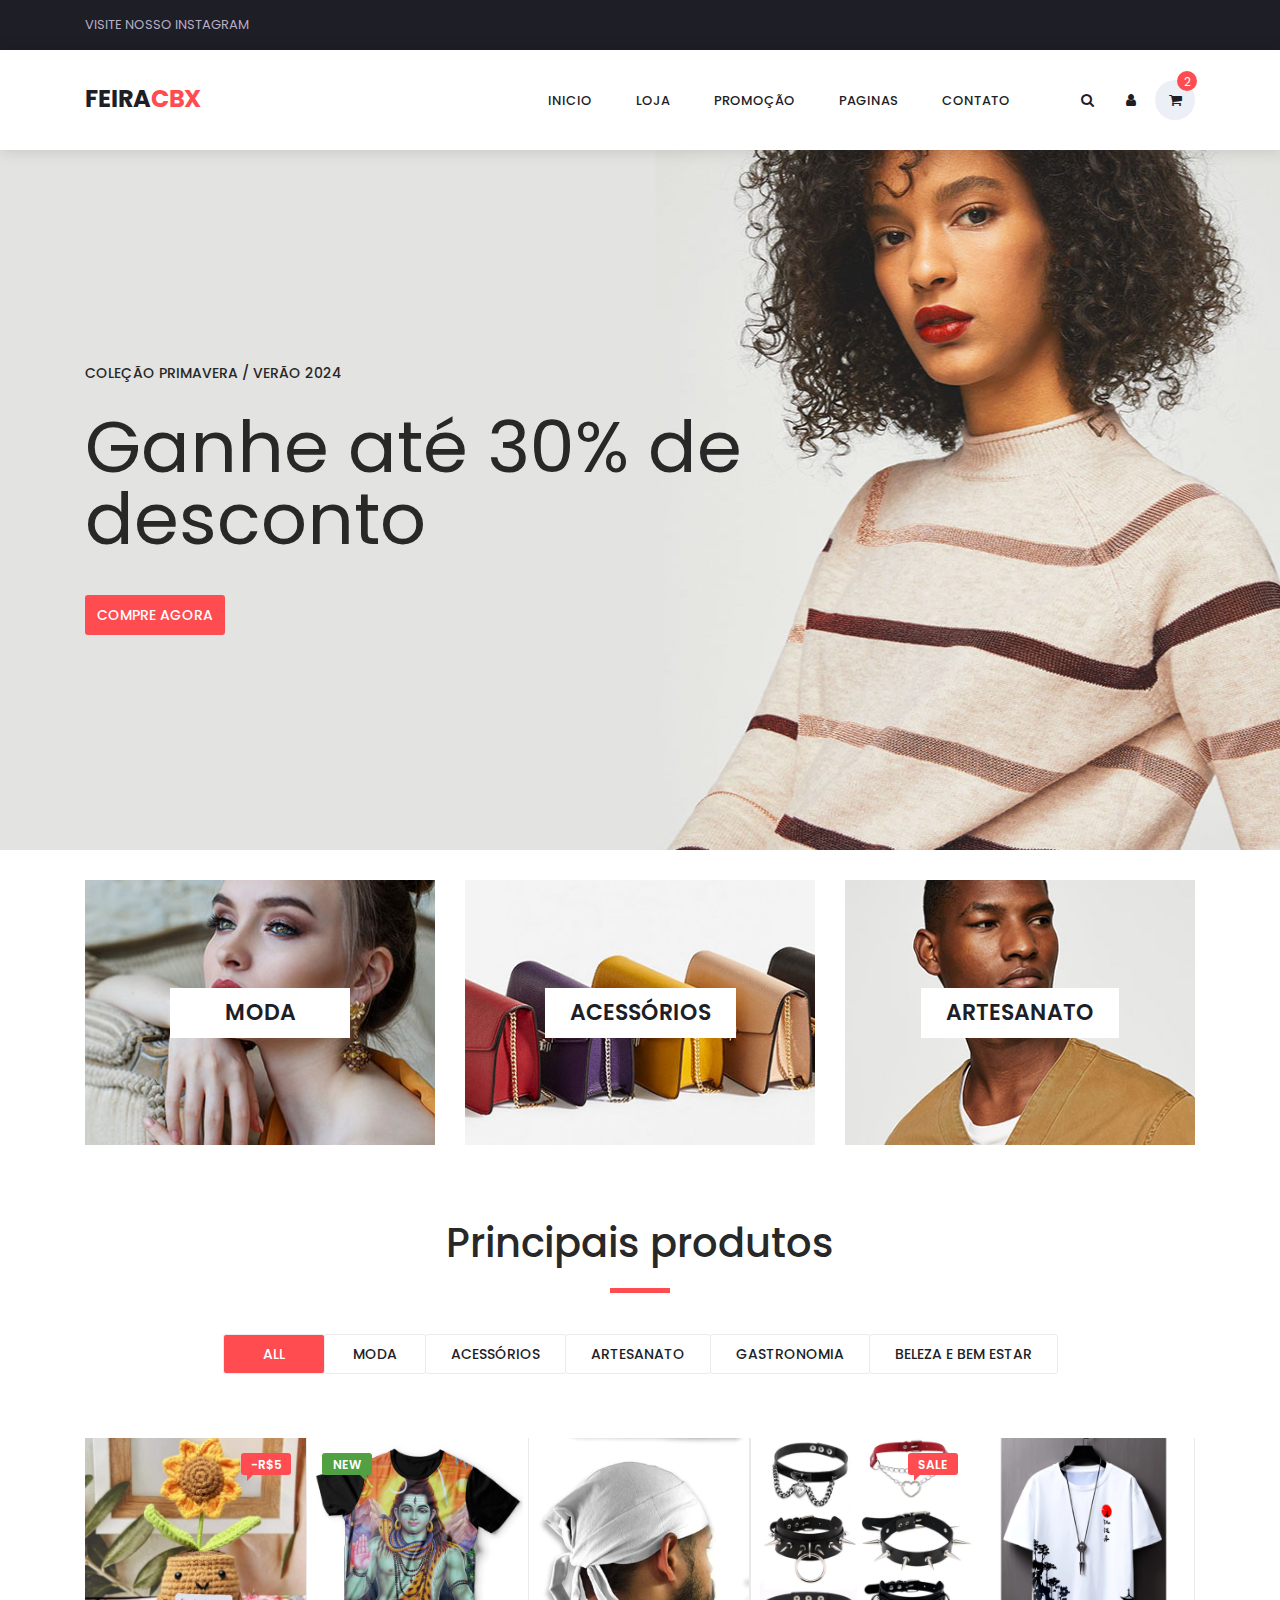
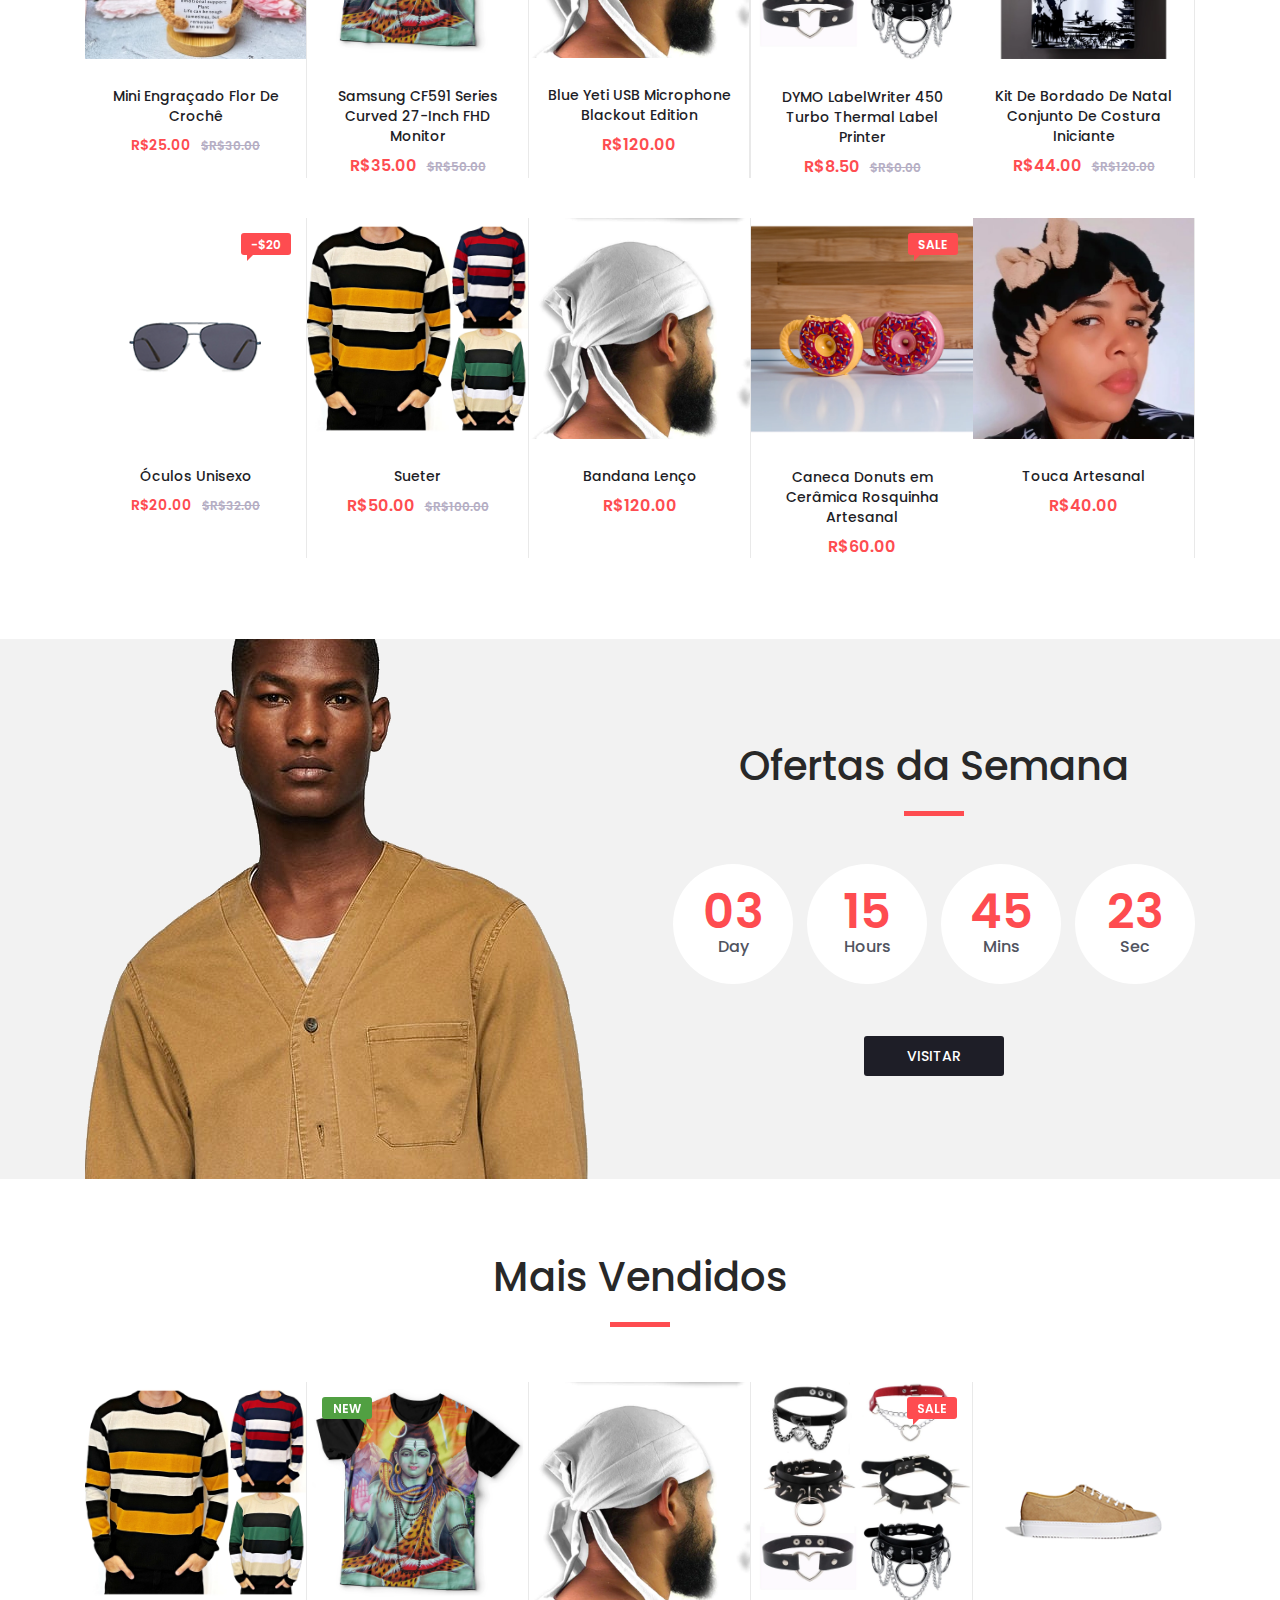
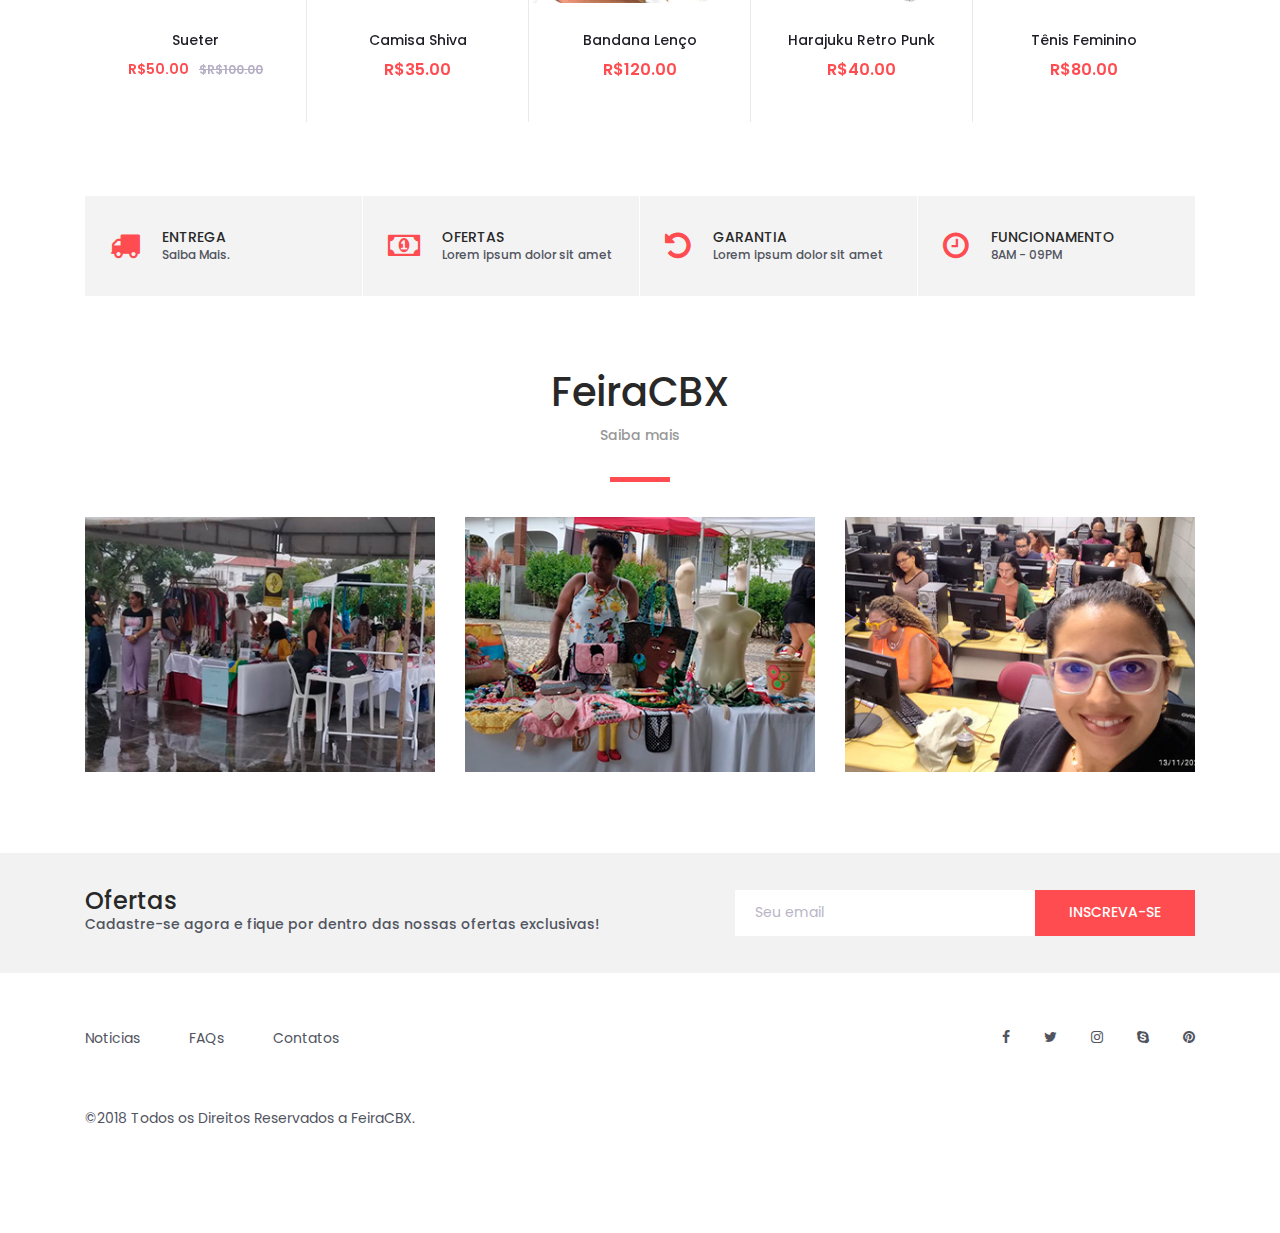
<file: index.html>
<!DOCTYPE html>
<html lang="en">
<head>
<title>Feira CBX</title>
<meta charset="utf-8">
<meta http-equiv="X-UA-Compatible" content="IE=edge">
<meta name="description" content="FeiraCBX">
<meta name="viewport" content="width=device-width, initial-scale=1">
<link rel="stylesheet" type="text/css" href="styles/bootstrap4/bootstrap.min.css">
<link href="plugins/font-awesome-4.7.0/css/font-awesome.min.css" rel="stylesheet" type="text/css">
<link rel="stylesheet" type="text/css" href="plugins/OwlCarousel2-2.2.1/owl.carousel.css">
<link rel="stylesheet" type="text/css" href="plugins/OwlCarousel2-2.2.1/owl.theme.default.css">
<link rel="stylesheet" type="text/css" href="plugins/OwlCarousel2-2.2.1/animate.css">
<link rel="stylesheet" type="text/css" href="styles/main_styles.css">
<link rel="stylesheet" type="text/css" href="styles/responsive.css">
</head>

<body>

<div class="super_container">

	<!-- Header -->

	<header class="header trans_300">

		<!-- Top Navigation -->

		<div class="top_nav">
			<div class="container">
				<div class="row">
					<div class="col-md-6">
						<div class="top_nav_left">Visite nosso instagram</div>
					</div>
					<div class="col-md-6 text-right">
						<div class="top_nav_right">
							<ul class="top_nav_menu">

								<!-- 

								<li class="currency">
									<a href="#">
										usd
										<i class="fa fa-angle-down"></i>
									</a>
									<ul class="currency_selection">
										<li><a href="#">cad</a></li>
										<li><a href="#">aud</a></li>
										<li><a href="#">eur</a></li>
										<li><a href="#">gbp</a></li>
									</ul>
								</li>
								<li class="language">
									<a href="#">
										Português
										<i class="fa fa-angle-down"></i>
									</a>
									<ul class="language_selection">
										<li><a href="#">French</a></li>
										<li><a href="#">Italian</a></li>
										<li><a href="#">German</a></li>
										<li><a href="#">Spanish</a></li>
									</ul>
								</li>
								<li class="account">
									<a href="#">
										Minha Conta
										<i class="fa fa-angle-down"></i>
									</a>
									<ul class="account_selection">
										<li><a href="#"><i class="fa fa-sign-in" aria-hidden="true"></i>Sign In</a></li>
										<li><a href="#"><i class="fa fa-user-plus" aria-hidden="true"></i>Register</a></li>
									</ul>Currency / Language / My Account -->
								</li>
							</ul>
						</div>
					</div>
				</div>
			</div>
		</div>

		<!-- Main Navigation -->

		<div class="main_nav_container">
			<div class="container">
				<div class="row">
					<div class="col-lg-12 text-right">
						<div class="logo_container">
							<a href="#">Feira<span>CBX</span></a>
						</div>
						<nav class="navbar">
							<ul class="navbar_menu">
								<li><a href="#">Inicio</a></li>
								<li><a href="#">Loja</a></li>
								<li><a href="#">Promoção</a></li>
								<li><a href="#">Paginas</a></li>								
								<li><a href="#">contato</a></li>
							</ul>
							<ul class="navbar_user">
								<li><a href="#"><i class="fa fa-search" aria-hidden="true"></i></a></li>
								<li><a href="#"><i class="fa fa-user" aria-hidden="true"></i></a></li>
								<li class="checkout">
									<a href="#">
										<i class="fa fa-shopping-cart" aria-hidden="true"></i>
										<span id="checkout_items" class="checkout_items">2</span>
									</a>
								</li>
							</ul>
							<div class="hamburger_container">
								<i class="fa fa-bars" aria-hidden="true"></i>
							</div>
						</nav>
					</div>
				</div>
			</div>
		</div>

	</header>

	<div class="fs_menu_overlay"></div>
	<div class="hamburger_menu">
		<div class="hamburger_close"><i class="fa fa-times" aria-hidden="true"></i></div>
		<div class="hamburger_menu_content text-right">
			<ul class="menu_top_nav">
				<li class="menu_item has-children">
					<a href="#">
						usd
						<i class="fa fa-angle-down"></i>
					</a>
					<ul class="menu_selection">
						<li><a href="#">cad</a></li>
						<li><a href="#">aud</a></li>
						<li><a href="#">eur</a></li>
						<li><a href="#">gbp</a></li>
					</ul>
				</li>
				<li class="menu_item has-children">
					<a href="#">
						English
						<i class="fa fa-angle-down"></i>
					</a>
					<ul class="menu_selection">
						<li><a href="#">French</a></li>
						<li><a href="#">Italian</a></li>
						<li><a href="#">German</a></li>
						<li><a href="#">Spanish</a></li>
					</ul>
				</li>
				<li class="menu_item has-children">
					<a href="#">
						My Account
						<i class="fa fa-angle-down"></i>
					</a>
					<ul class="menu_selection">
						<li><a href="#"><i class="fa fa-sign-in" aria-hidden="true"></i>Sign In</a></li>
						<li><a href="#"><i class="fa fa-user-plus" aria-hidden="true"></i>Register</a></li>
					</ul>
				</li>
				<li class="menu_item"><a href="#">home</a></li>
				<li class="menu_item"><a href="#">shop</a></li>
				<li class="menu_item"><a href="#">promotion</a></li>
				<li class="menu_item"><a href="#">pages</a></li>
				<li class="menu_item"><a href="#">blog</a></li>
				<li class="menu_item"><a href="#">contact</a></li>
			</ul>
		</div>
	</div>

	<!-- Slider -->

	<div class="main_slider" style="background-image:url(images/slider_1.jpg)">
		<div class="container fill_height">
			<div class="row align-items-center fill_height">
				<div class="col">
					<div class="main_slider_content">
						<h6>Coleção Primavera / Verão 2024</h6>
						<h1>Ganhe até 30% de desconto</h1>
						<div class="red_button shop_now_button"><a href="#">Compre Agora</a></div>
					</div>
				</div>
			</div>
		</div>
	</div>

	<!-- Banner -->

	<div class="banner">
		<div class="container">
			<div class="row">
				<div class="col-md-4">
					<div class="banner_item align-items-center" style="background-image:url(images/banner_1.jpg)">
						<div class="banner_category">
							<a href="categories.html">Moda </a>
						</div>
					</div>
				</div>
				<div class="col-md-4">
					<div class="banner_item align-items-center" style="background-image:url(images/banner_2.jpg)">
						<div class="banner_category">
							<a href="categories.html">Acessórios</a>
						</div>
					</div>
				</div>
				<div class="col-md-4">
					<div class="banner_item align-items-center" style="background-image:url(images/banner_3.jpg)">
						<div class="banner_category">
							<a href="categories.html">Artesanato</a>
						</div>
					</div>
				</div>
				
			</div>
		</div>
	</div>

	<!-- New Arrivals -->

	<div class="new_arrivals">
		<div class="container">
			<div class="row">
				<div class="col text-center">
					<div class="section_title new_arrivals_title">
						<h2>Principais produtos</h2>
					</div>
				</div>
			</div>
			<div class="row align-items-center">
				<div class="col text-center">
					<div class="new_arrivals_sorting">
						<ul class="arrivals_grid_sorting clearfix button-group filters-button-group">
							<li class="grid_sorting_button button d-flex flex-column justify-content-center align-items-center active is-checked" data-filter="*">all</li>
							<li class="grid_sorting_button button d-flex flex-column justify-content-center align-items-center" data-filter=".women">Moda</li>
							<li class="grid_sorting_button button d-flex flex-column justify-content-center align-items-center" data-filter=".accessories">Acessórios</li>
							<li class="grid_sorting_button button d-flex flex-column justify-content-center align-items-center" data-filter=".men">Artesanato</li>
							<li class="grid_sorting_button button d-flex flex-column justify-content-center align-items-center" data-filter=".men">Gastronomia</li>
							<li class="grid_sorting_button button d-flex flex-column justify-content-center align-items-center" data-filter=".men">Beleza e Bem Estar</li>
							
						</ul>
					</div>
				</div>
			</div>
			<div class="row">
				<div class="col">
					<div class="product-grid" data-isotope='{ "itemSelector": ".product-item", "layoutMode": "fitRows" }'>

						<!-- Product 1 -->

						<div class="product-item men">
							<div class="product discount product_filter">
								<div class="product_image">
									<img src="images/produtos/florcroche.webp" alt="">
								</div>
								<div class="favorite favorite_left"></div>
								<div class="product_bubble product_bubble_right product_bubble_red d-flex flex-column align-items-center"><span>-R$5</span></div>
								<div class="product_info">
									<h6 class="product_name"><a href="#">Mini Engraçado Flor De Crochê </a></h6>
									<div class="product_price">R$25.00<span>$R$30.00</span></div>
								</div>
							</div>
							<div class="red_button add_to_cart_button"><a href="#">Entrar em Contato</a></div>
						</div>

						<!-- Product 2 -->

						<div class="product-item women">
							<div class="product product_filter">
								<div class="product_image">
									<img src="images/produtos/shiva.webp" alt="">
								</div>
								<div class="favorite"></div>
								<div class="product_bubble product_bubble_left product_bubble_green d-flex flex-column align-items-center"><span>new</span></div>
								<div class="product_info">
									<h6 class="product_name"><a href="#">Samsung CF591 Series Curved 27-Inch FHD Monitor</a></h6>
									<div class="product_price">R$35.00<span>$R$50.00</span></div>
								</div>
							</div>
							<div class="red_button add_to_cart_button"><a href="#">Entre em Contato</a></div>
						</div>

						<!-- Product 3 -->

						<div class="product-item women">
							<div class="product product_filter">
								<div class="product product_filter">
									<div class="product_image">
										<img src="images/produtos/bandanaLençoTouca.webp" alt="">
									</div>
									<div class="favorite"></div>
									<div class="product_info">
										<h6 class="product_name"><a href="#">Blue Yeti USB Microphone Blackout Edition</a></h6>
										<div class="product_price">R$120.00</div>
									</div>
								</div>
							</div>
							<div class="red_button add_to_cart_button"><a href="#">Entre em Contato</a></div>
						</div>

						<!-- Product 4 -->

						<div class="product-item accessories">
							<div class="product product_filter">
								<div class="product_image">
									<img src="images/produtos/harajukuRetroPunk.webp" alt="">
								</div>
								<div class="product_bubble product_bubble_right product_bubble_red d-flex flex-column align-items-center"><span>sale</span></div>
								<div class="favorite favorite_left"></div>
								<div class="product_info">
									<h6 class="product_name"><a href="#">DYMO LabelWriter 450 Turbo Thermal Label Printer</a></h6>
									<div class="product_price">R$8.50<span>$R$0.00</span></div>
								</div>
							</div>
							<div class="red_button add_to_cart_button"><a href="#">Entre em Contato</a></div>
						</div>

						<!-- Product 5 -->

						<div class="product-item women men">
							<div class="product product_filter">
								<div class="product_image">
									<img src="images/produtos/camisaoriental.webp" alt="">
								</div>
								<div class="favorite"></div>
								<div class="product_info">
									<h6 class="product_name"><a href="#">Kit De Bordado De Natal Conjunto De Costura Iniciante</a></h6>
									<div class="product_price">R$44.00<span>$R$120.00</span></div>
								</div>
							</div>
							<div class="red_button add_to_cart_button"><a href="#">Entre em Contato</a></div>
						</div>

						<!-- Product 6 -->

						<div class="product-item accessories">
							<div class="product discount product_filter">
								<div class="product_image">
									<img src="images/product_6.png" alt="">
								</div>
								<div class="favorite favorite_left"></div>
								<div class="product_bubble product_bubble_right product_bubble_red d-flex flex-column align-items-center"><span>-$20</span></div>
								<div class="product_info">
									<h6 class="product_name"><a href="##">Óculos Unisexo</a></h6>
									<div class="product_price">R$20.00<span>$R$32.00</span></div>
								</div>
							</div>
							<div class="red_button add_to_cart_button"><a href="#">Entre em Contato</a></div>
						</div>

						<!-- Product 7 -->

						<div class="product-item women">
							<div class="product product_filter">
								<div class="product_image">
									<img src="images/produtos/sueterMasculino.webp" alt="">
								</div>
								<div class="favorite"></div>
								<div class="product_info">
									<h6 class="product_name"><a href="#">Sueter</a></h6>
									<div class="product_price">R$50.00<span>$R$100.00</span></div>
								</div>
							</div>
							<div class="red_button add_to_cart_button"><a href="#">Entre em Contato</a></div>
						</div>

						<!-- Product 8 -->

						<div class="product-item accessories">
							<div class="product product_filter">
								<div class="product_image">
									<img src="images/produtos/bandanaLençoTouca.webp" alt="">
								</div>
								<div class="favorite"></div>
								<div class="product_info">
									<h6 class="product_name"><a href="#">Bandana Lenço</a></h6>
									<div class="product_price">R$120.00</div>
								</div>
							</div>
							<div class="red_button add_to_cart_button"><a href="#">Entre em Contato</a></div>
						</div>

						<!-- Product 9 -->

						<div class="product-item men">
							<div class="product product_filter">
								<div class="product_image">
									<img src="images/produtos/canecaDonutsemCeramicaRosquinhaArtesanal.webp" alt="">
								</div>
								<div class="product_bubble product_bubble_right product_bubble_red d-flex flex-column align-items-center"><span>sale</span></div>
								<div class="favorite favorite_left"></div>
								<div class="product_info">
									<h6 class="product_name"><a href="#">Caneca Donuts em Cerâmica Rosquinha Artesanal</a></h6>
									<div class="product_price">R$60.00</div>
								</div>
							</div>
							<div class="red_button add_to_cart_button"><a href="#">Entre em Contato</a></div>
						</div>

						<!-- Product 10 -->

						<div class="product-item men">
							<div class="product product_filter">
								<div class="product_image">
									<img src="images/produtos/toca.jpg" alt="">
								</div>
								<div class="favorite"></div>
								<div class="product_info">
									<h6 class="product_name"><a href="#">Touca Artesanal</a></h6>
									<div class="product_price">R$40.00</div>
								</div>
							</div>
							<div class="red_button add_to_cart_button"><a href="#">Entre em Contato</a></div>
						</div>
					</div>
				</div>
			</div>
		</div>
	</div>

	<!-- Deal of the week -->

	<div class="deal_ofthe_week">
		<div class="container">
			<div class="row align-items-center">
				<div class="col-lg-6">
					<div class="deal_ofthe_week_img">
						<img src="images/deal_ofthe_week.png" alt="">
					</div>
				</div>
				<div class="col-lg-6 text-right deal_ofthe_week_col">
					<div class="deal_ofthe_week_content d-flex flex-column align-items-center float-right">
						<div class="section_title">
							<h2>Ofertas da Semana</h2>
						</div>
						<ul class="timer">
							<li class="d-inline-flex flex-column justify-content-center align-items-center">
								<div id="day" class="timer_num">03</div>
								<div class="timer_unit">Day</div>
							</li>
							<li class="d-inline-flex flex-column justify-content-center align-items-center">
								<div id="hour" class="timer_num">15</div>
								<div class="timer_unit">Hours</div>
							</li>
							<li class="d-inline-flex flex-column justify-content-center align-items-center">
								<div id="minute" class="timer_num">45</div>
								<div class="timer_unit">Mins</div>
							</li>
							<li class="d-inline-flex flex-column justify-content-center align-items-center">
								<div id="second" class="timer_num">23</div>
								<div class="timer_unit">Sec</div>
							</li>
						</ul>
						<div class="red_button deal_ofthe_week_button"><a href="#">Visitar</a></div>
					</div>
				</div>
			</div>
		</div>
	</div>

	<!-- Best Sellers -->

	<div class="best_sellers">
		<div class="container">
			<div class="row">
				<div class="col text-center">
					<div class="section_title new_arrivals_title">
						<h2>Mais Vendidos</h2>
					</div>
				</div>
			</div>
			<div class="row">
				<div class="col">
					<div class="product_slider_container">
						<div class="owl-carousel owl-theme product_slider">

							<!-- Slide 1 -->

							<div class="owl-item product_slider_item">
								<div class="product-item">
									<div class="product discount">
										<div class="product_image">
									<img src="images/produtos/sueterMasculino.webp" alt="">
								</div>
								<div class="favorite"></div>
								<div class="product_info">
									<h6 class="product_name"><a href="#">Sueter</a></h6>
									<div class="product_price">R$50.00<span>$R$100.00</span></div>
								</div>
									</div>
								</div>
							</div>

							<!-- Slide 2 -->

							<div class="owl-item product_slider_item">
								<div class="product-item women">
									<div class="product">
										<div class="product_image">
											<img src="images/produtos/shiva.webp" alt="">
										</div>
										<div class="favorite"></div>
										<div class="product_bubble product_bubble_left product_bubble_green d-flex flex-column align-items-center"><span>new</span></div>
										<div class="product_info">
											<h6 class="product_name"><a href="#">Camisa Shiva</a></h6>
											<div class="product_price">R$35.00</div>
										</div>
									</div>
								</div>
							</div>

							<!-- Slide 3 -->

							<div class="owl-item product_slider_item">
								<div class="product-item women">
									<div class="product">
										<div class="product_image">
											<img src="images/produtos/bandanaLençoTouca.webp" alt="">
										</div>
										<div class="favorite"></div>
										<div class="product_info">
											<h6 class="product_name"><a href="#">Bandana Lenço</a></h6>
											<div class="product_price">R$120.00</div>
										</div>
									</div>
								</div>
							</div>

							<!-- Slide 4 -->

							<div class="owl-item product_slider_item">
								<div class="product-item accessories">
									<div class="product">
										<div class="product_image">
											<img src="images/produtos/harajukuRetroPunk.webp" alt="">
										</div>
										<div class="product_bubble product_bubble_right product_bubble_red d-flex flex-column align-items-center"><span>sale</span></div>
										<div class="favorite favorite_left"></div>
										<div class="product_info">
											<h6 class="product_name"><a href="#">Harajuku Retro Punk</a></h6>
											<div class="product_price">R$40.00</div>
										</div>
									</div>
								</div>
							</div>

							<!-- Slide 5 -->

							<div class="owl-item product_slider_item">
								<div class="product-item women men">
									<div class="product">
										<div class="product_image">
											<img src="images/product_5.png" alt="">
										</div>
										<div class="favorite"></div>
										<div class="product_info">
											<h6 class="product_name"><a href="#">Tênis Feminino</a></h6>
											<div class="product_price">R$80.00</div>
										</div>
									</div>
								</div>
							</div>

							<!-- Slide 6 -->

							<div class="owl-item product_slider_item">
								<div class="product-item accessories">
									<div class="product discount">
										<div class="product_image">
											<img src="images/product_6.png" alt="">
										</div>
										<div class="favorite favorite_left"></div>
										<div class="product_bubble product_bubble_right product_bubble_red d-flex flex-column align-items-center"><span>-$50</span></div>
										<div class="product_info">
											<h6 class="product_name"><a href="#">Óculos de Sol</a></h6>
											<div class="product_price">R$50.00<span>R$100.00</span></div>
										</div>
									</div>
								</div>
							</div>

							<!-- Slide 7 -->

							<div class="owl-item product_slider_item">
								<div class="product-item women">
									<div class="product">
										<div class="product_image">
											<img src="images/produtos/shiva.webp" alt="">
										</div>
										<div class="favorite"></div>
										<div class="product_info">
											<h6 class="product_name"><a href="#">Camisa Shiva</a></h6>
											<div class="product_price">R$60.00</div>
										</div>
									</div>
								</div>
							</div>

							<!-- Slide 8 -->

							<div class="owl-item product_slider_item">
								<div class="product-item accessories">
									<div class="product">
										<div class="product_image">
											<img src="images/product_8.png" alt="">
										</div>
										<div class="favorite"></div>
										<div class="product_info">
											<h6 class="product_name"><a href="#">Carteira Feminina</a></h6>
											<div class="product_price">R$120.00</div>
										</div>
									</div>
								</div>
							</div>

							<!-- Slide 9 -->

							<div class="owl-item product_slider_item">
								<div class="product-item men">
									<div class="product">
										<div class="product_image">
											<img src="images/produtos/harajukuRetroPunk.webp" alt="">
										</div>
										<div class="product_bubble product_bubble_right product_bubble_red d-flex flex-column align-items-center"><span>sale</span></div>
										<div class="favorite favorite_left"></div>
										<div class="product_info">
											<h6 class="product_name"><a href="#">Harajuku Retro Punk</a></h6>
											<div class="product_price">R$40.00</div>
										</div>
									</div>
								</div>
							</div>

							<!-- Slide 10 -->

							<div class="owl-item product_slider_item">
								<div class="product-item men">
									<div class="product">
										<div class="product_image">
											<img src="images/product_10.png" alt="">
										</div>
										<div class="favorite"></div>
										<div class="product_info">
											<h6 class="product_name"><a href="#">Camisa Manga Longa</a></h6>
											<div class="product_price">R$80.00</div>
										</div>
									</div>
								</div>
							</div>
						</div>

						<!-- Slider Navigation -->

						<div class="product_slider_nav_left product_slider_nav d-flex align-items-center justify-content-center flex-column">
							<i class="fa fa-chevron-left" aria-hidden="true"></i>
						</div>
						<div class="product_slider_nav_right product_slider_nav d-flex align-items-center justify-content-center flex-column">
							<i class="fa fa-chevron-right" aria-hidden="true"></i>
						</div>
					</div>
				</div>
			</div>
		</div>
	</div>

	<!-- Benefit -->

	<div class="benefit">
		<div class="container">
			<div class="row benefit_row">
				<div class="col-lg-3 benefit_col">
					<div class="benefit_item d-flex flex-row align-items-center">
						<div class="benefit_icon"><i class="fa fa-truck" aria-hidden="true"></i></div>
						<div class="benefit_content">
							<h6>Entrega</h6>
							<p>Saiba Mais.</p>
						</div>
					</div>
				</div>
				<div class="col-lg-3 benefit_col">
					<div class="benefit_item d-flex flex-row align-items-center">
						<div class="benefit_icon"><i class="fa fa-money" aria-hidden="true"></i></div>
						<div class="benefit_content">
							<h6>Ofertas</h6>
							<p>Lorem ipsum dolor sit amet</p>
						</div>
					</div>
				</div>
				<div class="col-lg-3 benefit_col">
					<div class="benefit_item d-flex flex-row align-items-center">
						<div class="benefit_icon"><i class="fa fa-undo" aria-hidden="true"></i></div>
						<div class="benefit_content">
							<h6>garantia</h6>
							<p>Lorem ipsum dolor sit amet</p>
						</div>
					</div>
				</div>
				<div class="col-lg-3 benefit_col">
					<div class="benefit_item d-flex flex-row align-items-center">
						<div class="benefit_icon"><i class="fa fa-clock-o" aria-hidden="true"></i></div>
						<div class="benefit_content">
							<h6>Funcionamento</h6>
							<p>8AM - 09PM</p>
						</div>
					</div>
				</div>
			</div>
		</div>
	</div>

	<!-- Blogs -->

	<div class="blogs">
		<div class="container">
			<div class="row">
				<div class="col text-center">
					<div class="section_title">
						<h2>FeiraCBX</h2>
						<p>Saiba mais</p>
					</div>
				</div>
			</div>
			<div class="row blogs_container">
				<div class="col-lg-4 blog_item_col">
					<div class="blog_item">
						<div class="blog_background" style="background-image:url(images/blog_1.jpg)"></div>
						<div class="blog_content d-flex flex-column align-items-center justify-content-center text-center">
							<h4 class="blog_title">Feira Novembro 2022</h4>
							<!--<span class="blog_meta">by admin | dec 01, 2017</span>-->
							<a class="blog_more" href="#">Saiba Mais</a>
						</div>
					</div>
				</div>
				<div class="col-lg-4 blog_item_col">
					<div class="blog_item">
						<div class="blog_background" style="background-image:url(images/blog_2.jpg)"></div>
						<div class="blog_content d-flex flex-column align-items-center justify-content-center text-center">
							<h4 class="blog_title">Feira Novembro 2022</h4>
							<!--<span class="blog_meta">by admin | dec 01, 2017</span>-->
							<a class="blog_more" href="#">Saiba Mais</a>
						</div>
					</div>
				</div>
				<div class="col-lg-4 blog_item_col">
					<div class="blog_item">
						<div class="blog_background" style="background-image:url(images/blog_3.jpg)"></div>
						<div class="blog_content d-flex flex-column align-items-center justify-content-center text-center">
							<h4 class="blog_title">CBX Na Unijorge</h4>
							<span class="blog_meta">2024</span>
							<a class="blog_more" href="#">Saiba Mais</a>
						</div>
					</div>
				</div>
			</div>
		</div>
	</div>

	<!-- Newsletter -->

	<div class="newsletter">
		<div class="container">
			<div class="row">
				<div class="col-lg-6">
					<div class="newsletter_text d-flex flex-column justify-content-center align-items-lg-start align-items-md-center text-center">
						<h4>Ofertas</h4>
						<p>Cadastre-se agora e fique por dentro das nossas ofertas exclusivas!</p>
					</div>
				</div>
				<div class="col-lg-6">
					<form action="post">
						<div class="newsletter_form d-flex flex-md-row flex-column flex-xs-column align-items-center justify-content-lg-end justify-content-center">
							<input id="newsletter_email" type="email" placeholder="Seu email" required="required" data-error="Valid email is required.">
							<button id="newsletter_submit" type="submit" class="newsletter_submit_btn trans_300" value="Submit">Inscreva-se</button>
						</div>
					</form>
				</div>
			</div>
		</div>
	</div>

	<!-- Footer -->

	<footer class="footer">
		<div class="container">
			<div class="row">
				<div class="col-lg-6">
					<div class="footer_nav_container d-flex flex-sm-row flex-column align-items-center justify-content-lg-start justify-content-center text-center">
						<ul class="footer_nav">
							<li><a href="#">Noticias</a></li>
							<li><a href="#">FAQs</a></li>
							<li><a href="#">Contatos</a></li>
						</ul>
					</div>
				</div>
				<div class="col-lg-6">
					<div class="footer_social d-flex flex-row align-items-center justify-content-lg-end justify-content-center">
						<ul>
							<li><a href="#"><i class="fa fa-facebook" aria-hidden="true"></i></a></li>
							<li><a href="#"><i class="fa fa-twitter" aria-hidden="true"></i></a></li>
							<li><a href="#"><i class="fa fa-instagram" aria-hidden="true"></i></a></li>
							<li><a href="#"><i class="fa fa-skype" aria-hidden="true"></i></a></li>
							<li><a href="#"><i class="fa fa-pinterest" aria-hidden="true"></i></a></li>
						</ul>
					</div>
				</div>
			</div>
			<div class="row">
				<div class="col-lg-12">
					<div class="footer_nav_container">
						<div class="cr">©2018 Todos os Direitos Reservados a FeiraCBX.  <a href="#">
					</div>
				</div>
			</div>
		</div>
	</footer>

</div>

<script src="js/jquery-3.2.1.min.js"></script>
<script src="styles/bootstrap4/popper.js"></script>
<script src="styles/bootstrap4/bootstrap.min.js"></script>
<script src="plugins/Isotope/isotope.pkgd.min.js"></script>
<script src="plugins/OwlCarousel2-2.2.1/owl.carousel.js"></script>
<script src="plugins/easing/easing.js"></script>
<script src="js/custom.js"></script>
</body>

</html>
</file>
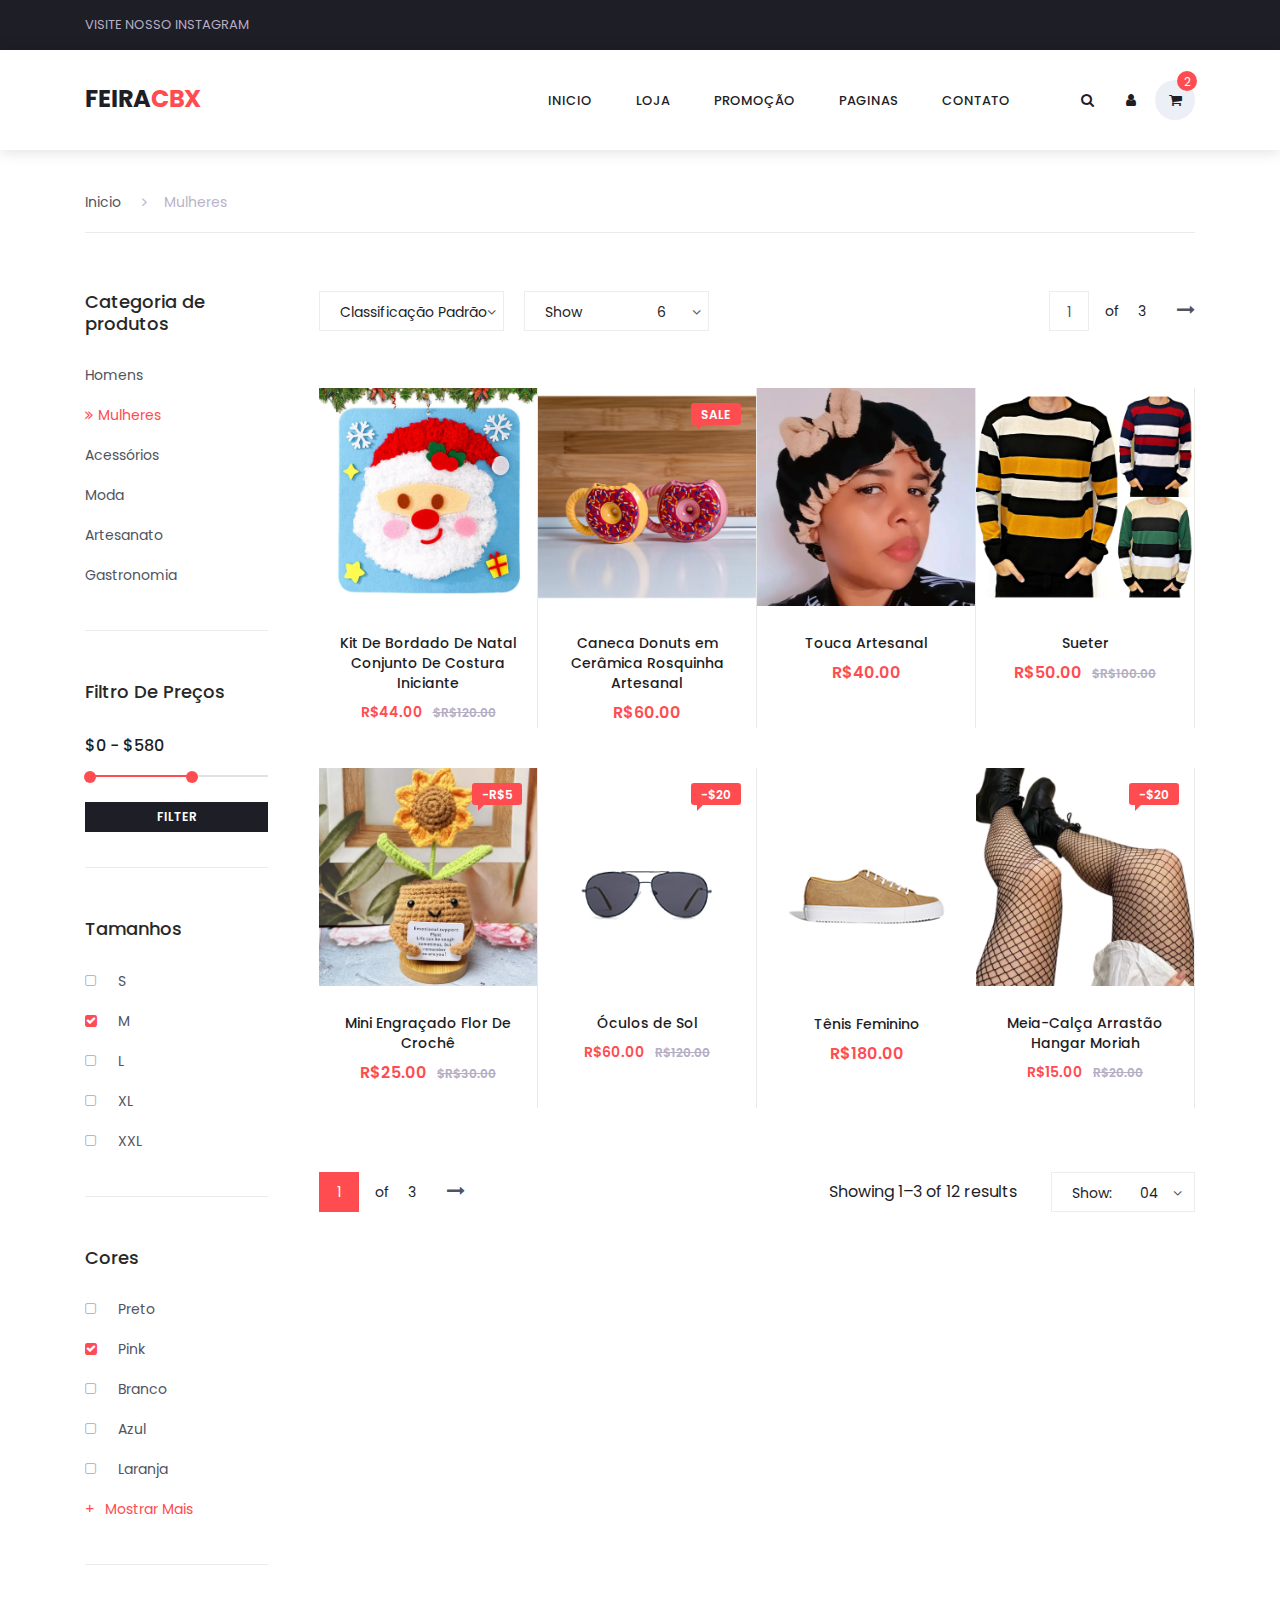
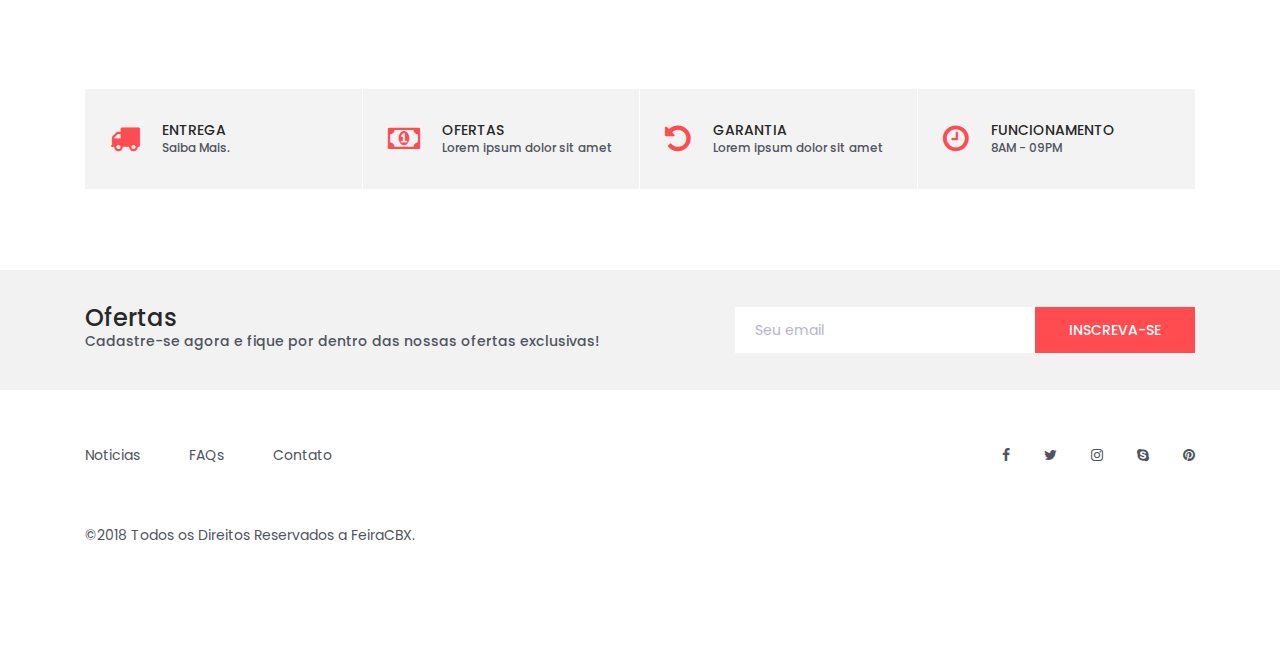
<file: categories.html>
<!DOCTYPE html>
<html lang="en">
<head>
<title>Feira CBX</title>ttitl
<meta charset="utf-8">
<meta http-equiv="X-UA-Compatible" content="IE=edge">
<meta name="description" content="FeiraCBX">
<meta name="viewport" content="width=device-width, initial-scale=1">
<link rel="stylesheet" type="text/css" href="styles/bootstrap4/bootstrap.min.css">
<link href="plugins/font-awesome-4.7.0/css/font-awesome.min.css" rel="stylesheet" type="text/css">
<link rel="stylesheet" type="text/css" href="plugins/OwlCarousel2-2.2.1/owl.carousel.css">
<link rel="stylesheet" type="text/css" href="plugins/OwlCarousel2-2.2.1/owl.theme.default.css">
<link rel="stylesheet" type="text/css" href="plugins/OwlCarousel2-2.2.1/animate.css">
<link rel="stylesheet" type="text/css" href="plugins/jquery-ui-1.12.1.custom/jquery-ui.css">
<link rel="stylesheet" type="text/css" href="styles/categories_styles.css">
<link rel="stylesheet" type="text/css" href="styles/categories_responsive.css">
</head>

<body>

<div class="super_container">

	<!-- Header -->

	<header class="header trans_300">

		<!-- Top Navigation -->

		<div class="top_nav">
			<div class="container">
				<div class="row">
					<div class="col-md-6">
						<div class="top_nav_left">Visite nosso instagram</div>
					</div>
					<div class="col-md-6 text-right">
						<div class="top_nav_right">
							<ul class="top_nav_menu">

								<!--
								<li class="currency">
									<a href="#">
										usd
										<i class="fa fa-angle-down"></i>
									</a>
									<ul class="currency_selection">
										<li><a href="#">cad</a></li>
										<li><a href="#">aud</a></li>
										<li><a href="#">eur</a></li>
										<li><a href="#">gbp</a></li>
									</ul>
								</li>
								<li class="language">
									<a href="#">
										English
										<i class="fa fa-angle-down"></i>
									</a>
									<ul class="language_selection">
										<li><a href="#">French</a></li>
										<li><a href="#">Italian</a></li>
										<li><a href="#">German</a></li>
										<li><a href="#">Spanish</a></li>
									</ul>
								</li>
								<li class="account">
									<a href="#">
										My Account
										<i class="fa fa-angle-down"></i>
									</a>
									<ul class="account_selection">
										<li><a href="#"><i class="fa fa-sign-in" aria-hidden="true"></i>Sign In</a></li>
										<li><a href="#"><i class="fa fa-user-plus" aria-hidden="true"></i>Register</a></li>
									</ul>
								</li> Currency / Language / My Account -->

							</ul>
						</div>
					</div>
				</div>
			</div>
		</div>

		<!-- Main Navigation -->

		<div class="main_nav_container">
			<div class="container">
				<div class="row">
					<div class="col-lg-12 text-right">
						<div class="logo_container">
							<a href="#">Feira<span>CBX</span></a>
						</div>
						<nav class="navbar">
							<ul class="navbar_menu">
								<li><a href="index.html">Inicio</a></li>
								<li><a href="#">Loja</a></li>
								<li><a href="#">Promoção</a></li>
								<li><a href="#">Paginas</a></li>								
								<li><a href="#">contato</a></li>
							</ul>
							<ul class="navbar_user">
								<li><a href="#"><i class="fa fa-search" aria-hidden="true"></i></a></li>
								<li><a href="#"><i class="fa fa-user" aria-hidden="true"></i></a></li>
								<li class="checkout">
									<a href="#">
										<i class="fa fa-shopping-cart" aria-hidden="true"></i>
										<span id="checkout_items" class="checkout_items">2</span>
									</a>
								</li>
							</ul>
							<div class="hamburger_container">
								<i class="fa fa-bars" aria-hidden="true"></i>
							</div>
						</nav>
					</div>
				</div>
			</div>
		</div>

	</header>

	<div class="fs_menu_overlay"></div>

	<!-- Hamburger Menu -->

	<div class="hamburger_menu">
		<div class="hamburger_close"><i class="fa fa-times" aria-hidden="true"></i></div>
		<div class="hamburger_menu_content text-right">
			<ul class="menu_top_nav">
				<li class="menu_item has-children">
					<a href="#">
						usd
						<i class="fa fa-angle-down"></i>
					</a>
					<ul class="menu_selection">
						<li><a href="#">cad</a></li>
						<li><a href="#">aud</a></li>
						<li><a href="#">eur</a></li>
						<li><a href="#">gbp</a></li>
					</ul>
				</li>
				<li class="menu_item has-children">
					<a href="#">
						English
						<i class="fa fa-angle-down"></i>
					</a>
					<ul class="menu_selection">
						<li><a href="#">French</a></li>
						<li><a href="#">Italian</a></li>
						<li><a href="#">German</a></li>
						<li><a href="#">Spanish</a></li>
					</ul>
				</li>
				<li class="menu_item has-children">
					<a href="#">
						My Account
						<i class="fa fa-angle-down"></i>
					</a>
					<ul class="menu_selection">
						<li><a href="#"><i class="fa fa-sign-in" aria-hidden="true"></i>Sign In</a></li>
						<li><a href="#"><i class="fa fa-user-plus" aria-hidden="true"></i>Register</a></li>
					</ul>
				</li>
				<li class="menu_item"><a href="#">home</a></li>
				<li class="menu_item"><a href="#">shop</a></li>
				<li class="menu_item"><a href="#">promotion</a></li>
				<li class="menu_item"><a href="#">pages</a></li>
				<li class="menu_item"><a href="#">blog</a></li>
				<li class="menu_item"><a href="#">contact</a></li>
			</ul>
		</div>
	</div>

	<div class="container product_section_container">
		<div class="row">
			<div class="col product_section clearfix">

				<!-- Breadcrumbs -->

				<div class="breadcrumbs d-flex flex-row align-items-center">
					<ul>
						<li><a href="index.html">Inicio</a></li>
						<li class="active"><a href="index.html"><i class="fa fa-angle-right" aria-hidden="true"></i>Mulheres</a></li>
					</ul>
				</div>

				<!-- Sidebar -->

				<div class="sidebar">
					<div class="sidebar_section">
						<div class="sidebar_title">
							<h5>Categoria de produtos</h5>
						</div>
						<ul class="sidebar_categories">
							<li><a href="#">Homens</a></li>
							<li class="active"><a href="#"><span><i class="fa fa-angle-double-right" aria-hidden="true"></i></span>Mulheres</a></li>
							<li><a href="#">Acessórios</a></li>
							<li><a href="#">Moda</a></li>
							<li><a href="#">Artesanato</a></li>
							<li><a href="#">Gastronomia</a></li>
						</ul>
					</div>

					<!-- Price Range Filtering -->
					<div class="sidebar_section">
						<div class="sidebar_title">
							<h5>Filtro De Preços</h5>
						</div>
						<p>
							<input type="text" id="amount" readonly style="border:0; color:#f6931f; font-weight:bold;">
						</p>
						<div id="slider-range"></div>
						<div class="filter_button"><span>filter</span></div>
					</div>

					<!-- Sizes -->
					<div class="sidebar_section">
						<div class="sidebar_title">
							<h5>Tamanhos</h5>
						</div>
						<ul class="checkboxes">
							<li><i class="fa fa-square-o" aria-hidden="true"></i><span>S</span></li>
							<li class="active"><i class="fa fa-square" aria-hidden="true"></i><span>M</span></li>
							<li><i class="fa fa-square-o" aria-hidden="true"></i><span>L</span></li>
							<li><i class="fa fa-square-o" aria-hidden="true"></i><span>XL</span></li>
							<li><i class="fa fa-square-o" aria-hidden="true"></i><span>XXL</span></li>
						</ul>
					</div>

					<!-- Color -->
					<div class="sidebar_section">
						<div class="sidebar_title">
							<h5>Cores</h5>
						</div>
						<ul class="checkboxes">
							<li><i class="fa fa-square-o" aria-hidden="true"></i><span>Preto</span></li>
							<li class="active"><i class="fa fa-square" aria-hidden="true"></i><span>Pink</span></li>
							<li><i class="fa fa-square-o" aria-hidden="true"></i><span>Branco</span></li>
							<li><i class="fa fa-square-o" aria-hidden="true"></i><span>Azul</span></li>
							<li><i class="fa fa-square-o" aria-hidden="true"></i><span>Laranja</span></li>							
						</ul>
						<div class="show_more">
							<span><span>+</span>Mostrar Mais</span>
						</div>
					</div>

				</div>

				<!-- Main Content -->

				<div class="main_content">

					<!-- Products -->

					<div class="products_iso">
						<div class="row">
							<div class="col">

								<!-- Product Sorting -->

								<div class="product_sorting_container product_sorting_container_top">
									<ul class="product_sorting">
										<li>
											<span class="type_sorting_text">Classificação Padrão</span>
											<i class="fa fa-angle-down"></i>
											<ul class="sorting_type">
												<li class="type_sorting_btn" data-isotope-option='{ "sortBy": "original-order" }'><span>Classificação Padrão</span></li>
												<li class="type_sorting_btn" data-isotope-option='{ "sortBy": "price" }'><span>Preço</span></li>
												<li class="type_sorting_btn" data-isotope-option='{ "sortBy": "name" }'><span>Nome do Produto</span></li>
											</ul>
										</li>
										<li>
											<span>Show</span>
											<span class="num_sorting_text">6</span>
											<i class="fa fa-angle-down"></i>
											<ul class="sorting_num">
												<li class="num_sorting_btn"><span>6</span></li>
												<li class="num_sorting_btn"><span>12</span></li>
												<li class="num_sorting_btn"><span>24</span></li>
											</ul>
										</li>
									</ul>
									<div class="pages d-flex flex-row align-items-center">
										<div class="page_current">
											<span>1</span>
											<ul class="page_selection">
												<li><a href="#">1</a></li>
												<li><a href="#">2</a></li>
												<li><a href="#">3</a></li>
											</ul>
										</div>
										<div class="page_total"><span>of</span> 3</div>
										<div id="next_page" class="page_next"><a href="#"><i class="fa fa-long-arrow-right" aria-hidden="true"></i></a></div>
									</div>

								</div>

								<!-- Product Grid -->

								<div class="product-grid">

									<!-- Product 1 -->

									<div class="product-item men">
										<div class="product discount product_filter">
											<div class="product_image">
												<img src="images/produtos/bordado.webp" alt="">
											</div>
											<div class="favorite"></div>
											<div class="product_info">
												<h6 class="product_name"><a href="#">Kit De Bordado De Natal Conjunto De Costura Iniciante</a></h6>
												<div class="product_price">R$44.00<span>$R$120.00</span></div>
											</div>
										</div>
										<div class="red_button add_to_cart_button"><a href="#">Entre em Contato</a></div>
									</div>

									<!-- Product 2 -->

									<div class="product-item women">
										<div class="product product_filter">
											<div class="product_image">
												<img src="images/produtos/canecaDonutsemCeramicaRosquinhaArtesanal.webp" alt="">
											</div>
											<div class="product_bubble product_bubble_right product_bubble_red d-flex flex-column align-items-center"><span>sale</span></div>
											<div class="favorite favorite_left"></div>
											<div class="product_info">
												<h6 class="product_name"><a href="#">Caneca Donuts em Cerâmica Rosquinha Artesanal</a></h6>
												<div class="product_price">R$60.00</div>
											</div>
										</div>
										<div class="red_button add_to_cart_button"><a href="#">Entre em Contato</a></div>
									</div>

									<!-- Product 3 -->

									<div class="product-item women">
										<div class="product product_filter">
											<div class="product_image">
												<img src="images/produtos/toca.jpg" alt="">
											</div>
											<div class="favorite"></div>
											<div class="product_info">
												<h6 class="product_name"><a href="#">Touca Artesanal</a></h6>
												<div class="product_price">R$40.00</div>
											</div>
										</div>
										<div class="red_button add_to_cart_button"><a href="#">Entre em Contato</a></div>
									</div>

									<!-- Product 4 -->

									<div class="product-item accessories">
										<div class="product product_filter">
											<div class="product product_filter">
												<div class="product_image">
													<img src="images/produtos/sueterMasculino.webp" alt="">
												</div>
												<div class="favorite"></div>
												<div class="product_info">
													<h6 class="product_name"><a href="#">Sueter</a></h6>
													<div class="product_price">R$50.00<span>$R$100.00</span></div>
												</div>
											</div>
										</div>
										<div class="red_button add_to_cart_button"><a href="#">Entre em Contato</a></div>
									</div>

									<!-- Product 5 -->

									<div class="product-item women men">
										<div class="product product_filter">
											<div class="product_image">
												<img src="images/produtos/florcroche.webp" alt="">
											</div>
											<div class="favorite favorite_left"></div>
											<div class="product_bubble product_bubble_right product_bubble_red d-flex flex-column align-items-center"><span>-R$5</span></div>
											<div class="product_info">
												<h6 class="product_name"><a href="#">Mini Engraçado Flor De Crochê </a></h6>
												<div class="product_price">R$25.00<span>$R$30.00</span></div>
											</div>
										</div>
										<div class="red_button add_to_cart_button"><a href="#">Entre em Contato</a></div>
									</div>

									<!-- Product 6 -->

									<div class="product-item accessories">
										<div class="product discount product_filter">
											<div class="product_image">
												<img src="images/product_6.png" alt="">
											</div>
											<div class="favorite favorite_left"></div>
											<div class="product_bubble product_bubble_right product_bubble_red d-flex flex-column align-items-center"><span>-$20</span></div>
											<div class="product_info">
												<h6 class="product_name"><a href="#">Óculos de Sol</a></h6>
												<div class="product_price">R$60.00<span>R$120.00</span></div>
											</div>
										</div>
										<div class="red_button add_to_cart_button"><a href="#">Entre em Contato</a></div>
									</div>

									<!-- Product 7 -->

									

									<!-- Product 8 -->

									

									<!-- Product 9 -->

									
									<!-- Product 10 -->

									

									<!-- Product 11 -->

									<div class="product-item women men">
										<div class="product product_filter">
											<div class="product_image">
												<img src="images/product_5.png" alt="">
											</div>
											<div class="favorite"></div>
											<div class="product_info">
												<h6 class="product_name"><a href="#">Tênis Feminino</a></h6>
												<div class="product_price">R$180.00</div>
											</div>
										</div>
										<div class="red_button add_to_cart_button"><a href="#">Entre em Contato</a></div>
									</div>

									<!-- Product 12 -->

									<div class="product-item accessories">
										<div class="product discount product_filter">
											<div class="product_image">
												<img src="images/produtos/meiaCalça.webp" alt="">
											</div>
											<div class="favorite favorite_left"></div>
											<div class="product_bubble product_bubble_right product_bubble_red d-flex flex-column align-items-center"><span>-$20</span></div>
											<div class="product_info">
												<h6 class="product_name"><a href="#">Meia-Calça Arrastão Hangar Moriah </a></h6>
												<div class="product_price">R$15.00<span>R$20.00</span></div>
											</div>
										</div>
										<div class="red_button add_to_cart_button"><a href="#">Entre em Contato</a></div>
									</div>
								</div>

								<!-- Product Sorting -->

								<div class="product_sorting_container product_sorting_container_bottom clearfix">
									<ul class="product_sorting">
										<li>
											<span>Show:</span>
											<span class="num_sorting_text">04</span>
											<i class="fa fa-angle-down"></i>
											<ul class="sorting_num">
												<li class="num_sorting_btn"><span>01</span></li>
												<li class="num_sorting_btn"><span>02</span></li>
												<li class="num_sorting_btn"><span>03</span></li>
												<li class="num_sorting_btn"><span>04</span></li>
											</ul>
										</li>
									</ul>
									<span class="showing_results">Showing 1–3 of 12 results</span>
									<div class="pages d-flex flex-row align-items-center">
										<div class="page_current">
											<span>1</span>
											<ul class="page_selection">
												<li><a href="#">1</a></li>
												<li><a href="#">2</a></li>
												<li><a href="#">3</a></li>
											</ul>
										</div>
										<div class="page_total"><span>of</span> 3</div>
										<div id="next_page_1" class="page_next"><a href="#"><i class="fa fa-long-arrow-right" aria-hidden="true"></i></a></div>
									</div>

								</div>

							</div>
						</div>
					</div>
				</div>
			</div>
		</div>
	</div>

	<!-- Benefit -->

	<div class="benefit">
		<div class="container">
			<div class="row benefit_row">
				<div class="col-lg-3 benefit_col">
					<div class="benefit_item d-flex flex-row align-items-center">
						<div class="benefit_icon"><i class="fa fa-truck" aria-hidden="true"></i></div>
						<div class="benefit_content">
							<h6>Entrega</h6>
							<p>Saiba Mais.</p>
						</div>
					</div>
				</div>
				<div class="col-lg-3 benefit_col">
					<div class="benefit_item d-flex flex-row align-items-center">
						<div class="benefit_icon"><i class="fa fa-money" aria-hidden="true"></i></div>
						<div class="benefit_content">
							<h6>Ofertas</h6>
							<p>Lorem ipsum dolor sit amet</p>
						</div>
					</div>
				</div>
				<div class="col-lg-3 benefit_col">
					<div class="benefit_item d-flex flex-row align-items-center">
						<div class="benefit_icon"><i class="fa fa-undo" aria-hidden="true"></i></div>
						<div class="benefit_content">
							<h6>garantia</h6>
							<p>Lorem ipsum dolor sit amet</p>
						</div>
					</div>
				</div>
				<div class="col-lg-3 benefit_col">
					<div class="benefit_item d-flex flex-row align-items-center">
						<div class="benefit_icon"><i class="fa fa-clock-o" aria-hidden="true"></i></div>
						<div class="benefit_content">
							<h6>Funcionamento</h6>
							<p>8AM - 09PM</p>
						</div>
					</div>
				</div>
			</div>
		</div>
	</div>
	<!-- Newsletter -->

	<div class="newsletter">
		<div class="container">
			<div class="row">
				<div class="col-lg-6">
					<div class="newsletter_text d-flex flex-column justify-content-center align-items-lg-start align-items-md-center text-center">
						<h4>Ofertas</h4>
						<p>Cadastre-se agora e fique por dentro das nossas ofertas exclusivas!</p>
					</div>
				</div>
				<div class="col-lg-6">
					<div class="newsletter_form d-flex flex-md-row flex-column flex-xs-column align-items-center justify-content-lg-end justify-content-center">
						<input id="newsletter_email" type="email" placeholder="Seu email" required="required" data-error="Valid email is required.">
						<button id="newsletter_submit" type="submit" class="newsletter_submit_btn trans_300" value="Submit">Inscreva-se</button>
					</div>
				</div>
			</div>
		</div>
	</div>

	<!-- Footer -->

	<footer class="footer">
		<div class="container">
			<div class="row">
				<div class="col-lg-6">
					<div class="footer_nav_container d-flex flex-sm-row flex-column align-items-center justify-content-lg-start justify-content-center text-center">
						<ul class="footer_nav">
							<li><a href="#">Noticias</a></li>
							<li><a href="#">FAQs</a></li>
							<li><a href="#">Contato</a></li>
						</ul>
					</div>
				</div>
				<div class="col-lg-6">
					<div class="footer_social d-flex flex-row align-items-center justify-content-lg-end justify-content-center">
						<ul>
							<li><a href="#"><i class="fa fa-facebook" aria-hidden="true"></i></a></li>
							<li><a href="#"><i class="fa fa-twitter" aria-hidden="true"></i></a></li>
							<li><a href="#"><i class="fa fa-instagram" aria-hidden="true"></i></a></li>
							<li><a href="#"><i class="fa fa-skype" aria-hidden="true"></i></a></li>
							<li><a href="#"><i class="fa fa-pinterest" aria-hidden="true"></i></a></li>
						</ul>
					</div>
				</div>
			</div>
			<div class="row">
				<div class="col-lg-12">
					<div class="footer_nav_container">
						<div class="cr">©2018 Todos os Direitos Reservados a FeiraCBX.  <a href="#">
					</div>
				</div>
			</div>
		</div>
	</footer>

</div>

<script src="js/jquery-3.2.1.min.js"></script>
<script src="styles/bootstrap4/popper.js"></script>
<script src="styles/bootstrap4/bootstrap.min.js"></script>
<script src="plugins/Isotope/isotope.pkgd.min.js"></script>
<script src="plugins/OwlCarousel2-2.2.1/owl.carousel.js"></script>
<script src="plugins/easing/easing.js"></script>
<script src="plugins/jquery-ui-1.12.1.custom/jquery-ui.js"></script>
<script src="js/categories_custom.js"></script>
</body>

</html>
</file>
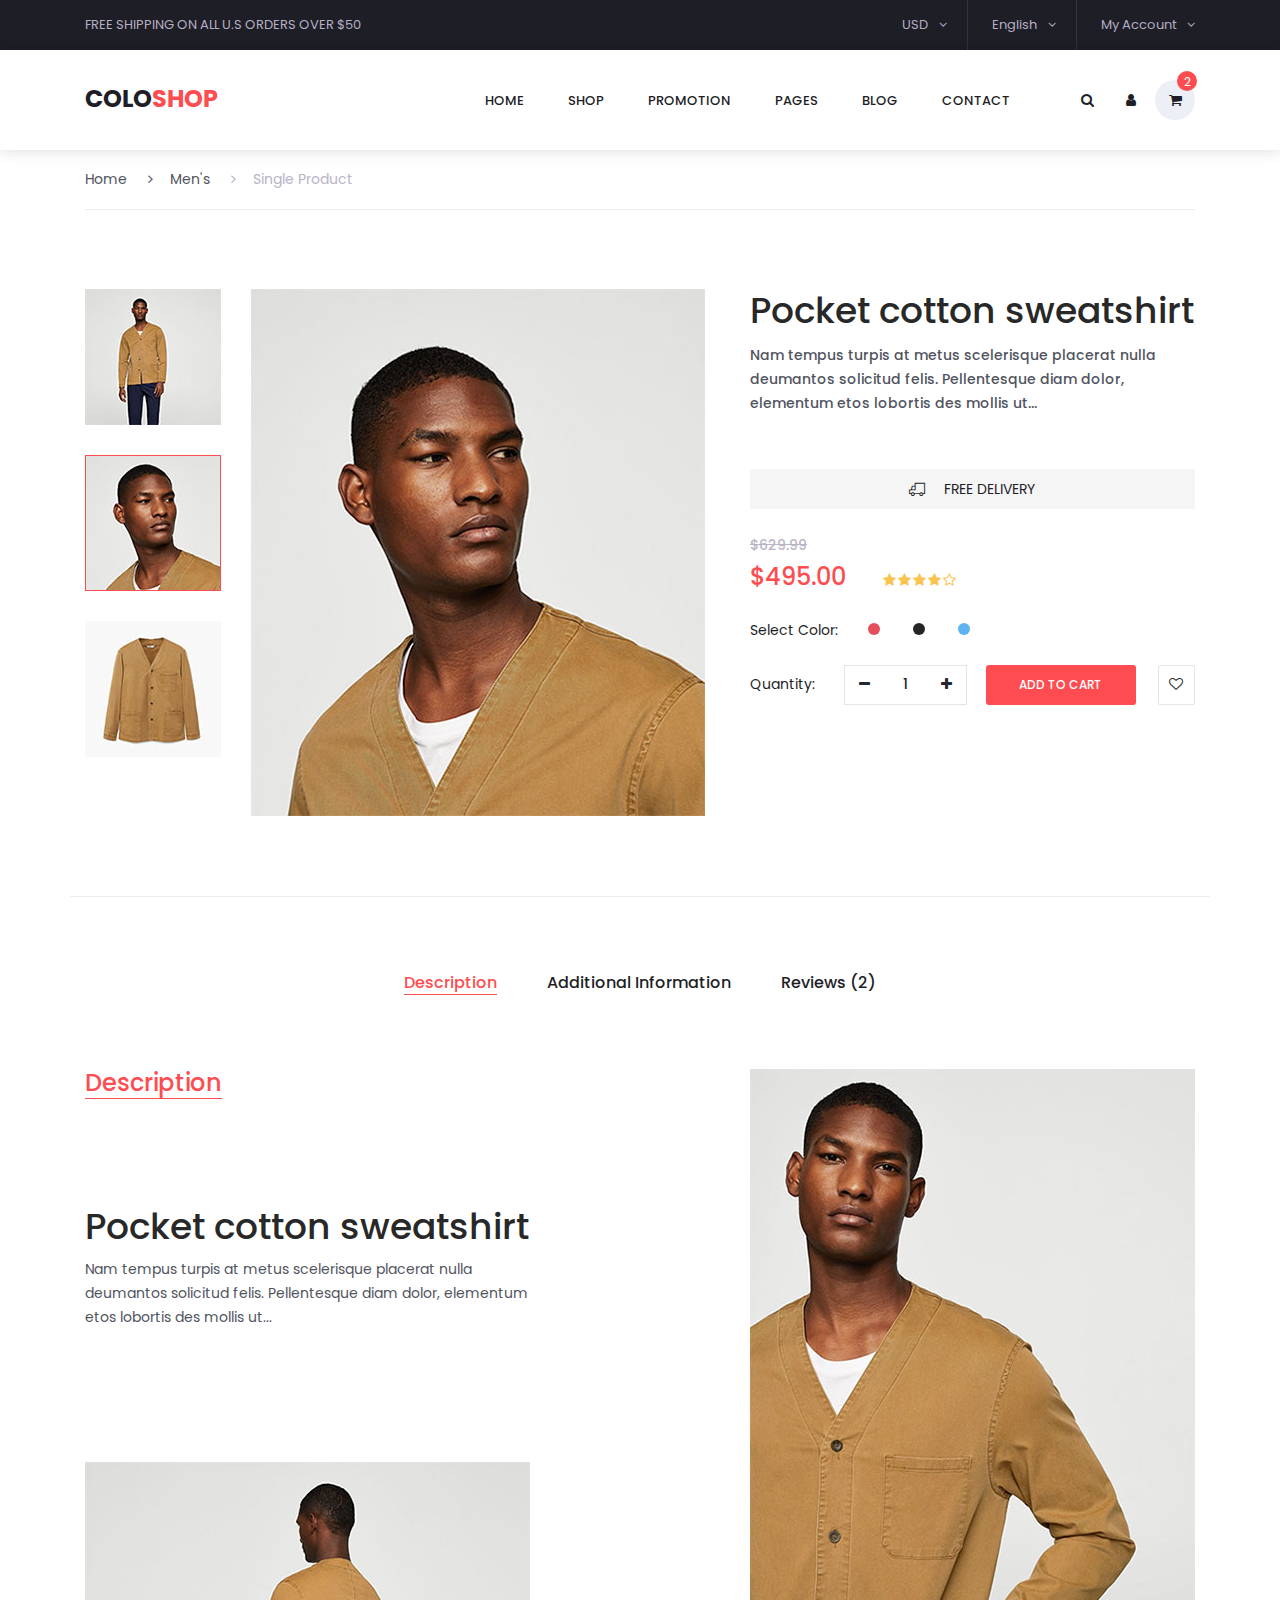
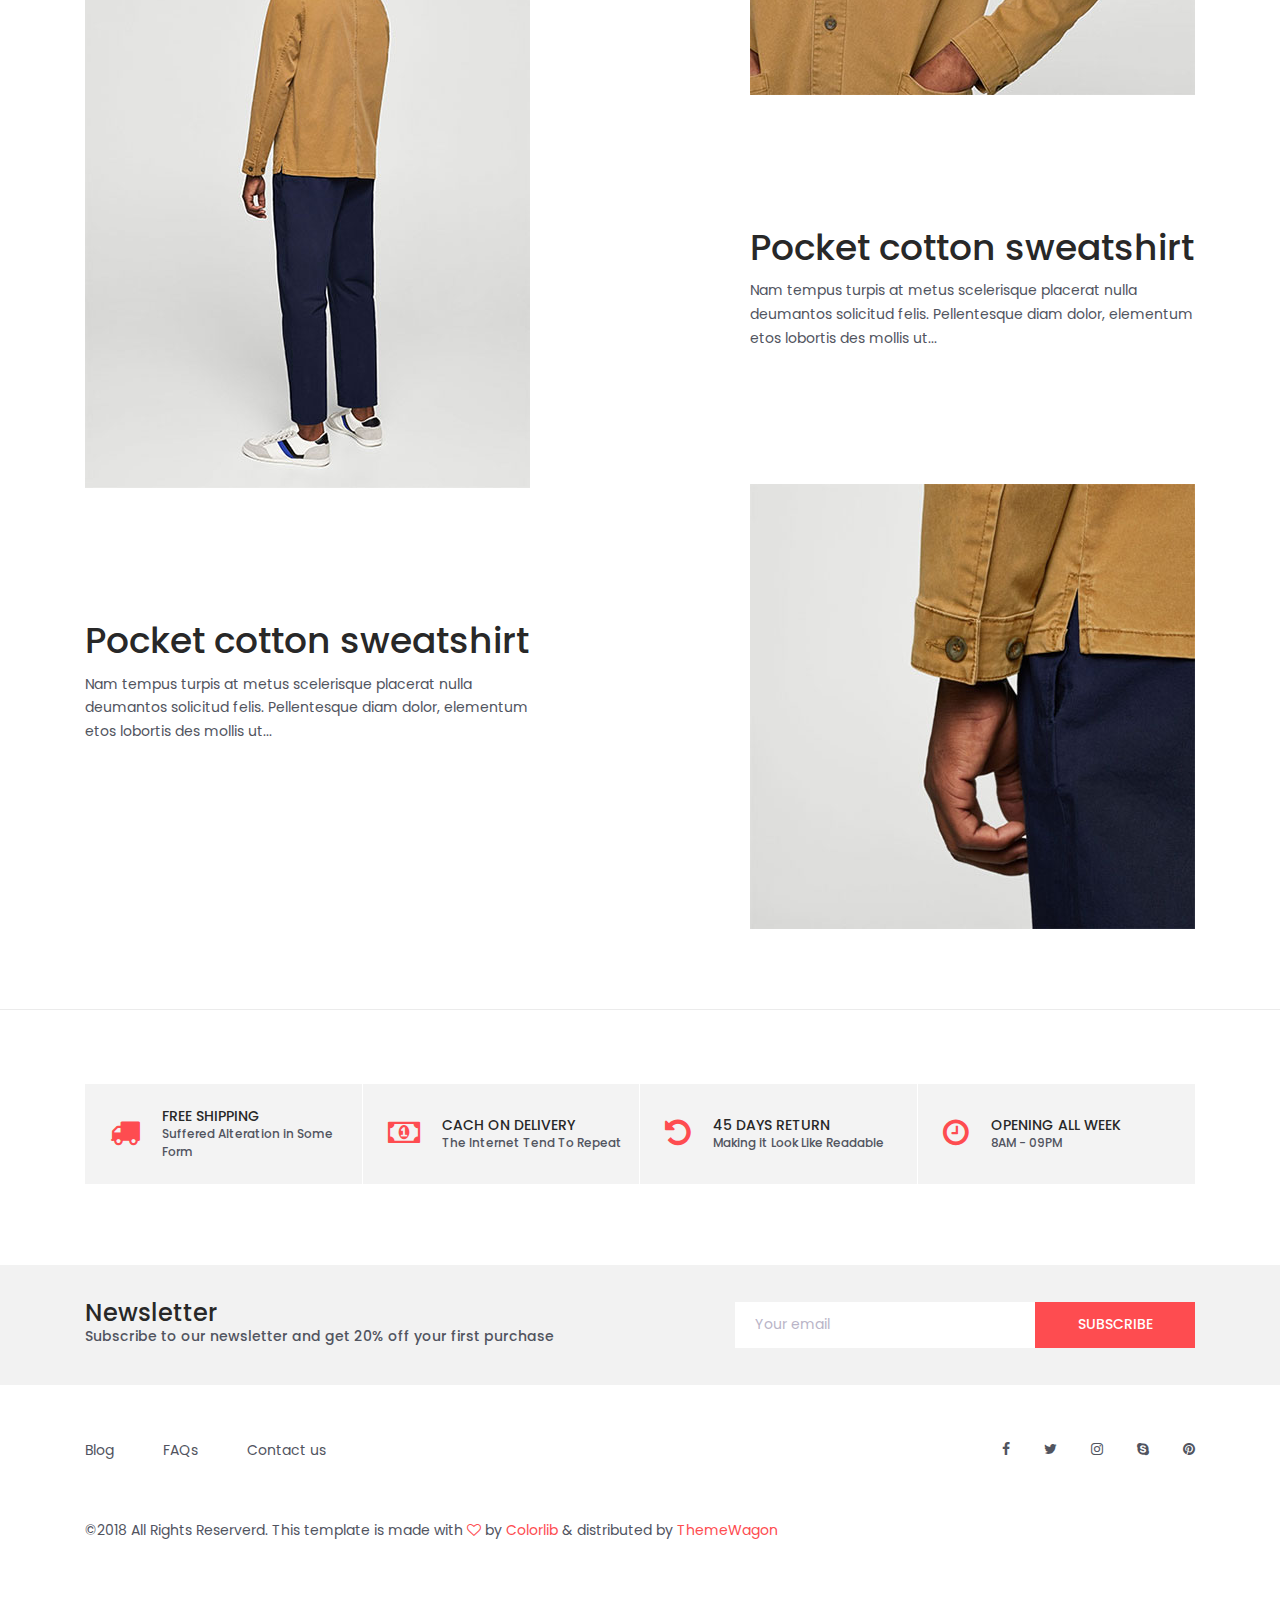
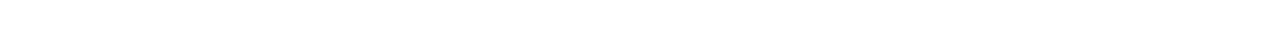
<file: single.html>
<!DOCTYPE html>
<html lang="en">
<head>
<title>Single Product</title>
<meta charset="utf-8">
<meta http-equiv="X-UA-Compatible" content="IE=edge">
<meta name="description" content="FeiraCBX">
<meta name="viewport" content="width=device-width, initial-scale=1">
<link rel="stylesheet" type="text/css" href="styles/bootstrap4/bootstrap.min.css">
<link href="plugins/font-awesome-4.7.0/css/font-awesome.min.css" rel="stylesheet" type="text/css">
<link rel="stylesheet" type="text/css" href="plugins/OwlCarousel2-2.2.1/owl.carousel.css">
<link rel="stylesheet" type="text/css" href="plugins/OwlCarousel2-2.2.1/owl.theme.default.css">
<link rel="stylesheet" type="text/css" href="plugins/OwlCarousel2-2.2.1/animate.css">
<link rel="stylesheet" href="plugins/themify-icons/themify-icons.css">
<link rel="stylesheet" type="text/css" href="plugins/jquery-ui-1.12.1.custom/jquery-ui.css">
<link rel="stylesheet" type="text/css" href="styles/single_styles.css">
<link rel="stylesheet" type="text/css" href="styles/single_responsive.css">
</head>

<body>

<div class="super_container">

	<!-- Header -->

	<header class="header trans_300">

		<!-- Top Navigation -->

		<div class="top_nav">
			<div class="container">
				<div class="row">
					<div class="col-md-6">
						<div class="top_nav_left">free shipping on all u.s orders over $50</div>
					</div>
					<div class="col-md-6 text-right">
						<div class="top_nav_right">
							<ul class="top_nav_menu">

								<!-- Currency / Language / My Account -->

								<li class="currency">
									<a href="#">
										usd
										<i class="fa fa-angle-down"></i>
									</a>
									<ul class="currency_selection">
										<li><a href="#">cad</a></li>
										<li><a href="#">aud</a></li>
										<li><a href="#">eur</a></li>
										<li><a href="#">gbp</a></li>
									</ul>
								</li>
								<li class="language">
									<a href="#">
										English
										<i class="fa fa-angle-down"></i>
									</a>
									<ul class="language_selection">
										<li><a href="#">French</a></li>
										<li><a href="#">Italian</a></li>
										<li><a href="#">German</a></li>
										<li><a href="#">Spanish</a></li>
									</ul>
								</li>
								<li class="account">
									<a href="#">
										My Account
										<i class="fa fa-angle-down"></i>
									</a>
									<ul class="account_selection">
										<li><a href="#"><i class="fa fa-sign-in" aria-hidden="true"></i>Sign In</a></li>
										<li><a href="#"><i class="fa fa-user-plus" aria-hidden="true"></i>Register</a></li>
									</ul>
								</li>
							</ul>
						</div>
					</div>
				</div>
			</div>
		</div>

		<!-- Main Navigation -->

		<div class="main_nav_container">
			<div class="container">
				<div class="row">
					<div class="col-lg-12 text-right">
						<div class="logo_container">
							<a href="#">colo<span>shop</span></a>
						</div>
						<nav class="navbar">
							<ul class="navbar_menu">
								<li><a href="index.html">home</a></li>
								<li><a href="#">shop</a></li>
								<li><a href="#">promotion</a></li>
								<li><a href="#">pages</a></li>
								<li><a href="#">blog</a></li>
								<li><a href="contact.html">contact</a></li>
							</ul>
							<ul class="navbar_user">
								<li><a href="#"><i class="fa fa-search" aria-hidden="true"></i></a></li>
								<li><a href="#"><i class="fa fa-user" aria-hidden="true"></i></a></li>
								<li class="checkout">
									<a href="#">
										<i class="fa fa-shopping-cart" aria-hidden="true"></i>
										<span id="checkout_items" class="checkout_items">2</span>
									</a>
								</li>
							</ul>
							<div class="hamburger_container">
								<i class="fa fa-bars" aria-hidden="true"></i>
							</div>
						</nav>
					</div>
				</div>
			</div>
		</div>

	</header>

	<div class="fs_menu_overlay"></div>

	<!-- Hamburger Menu -->

	<div class="hamburger_menu">
		<div class="hamburger_close"><i class="fa fa-times" aria-hidden="true"></i></div>
		<div class="hamburger_menu_content text-right">
			<ul class="menu_top_nav">
				<li class="menu_item has-children">
					<a href="#">
						usd
						<i class="fa fa-angle-down"></i>
					</a>
					<ul class="menu_selection">
						<li><a href="#">cad</a></li>
						<li><a href="#">aud</a></li>
						<li><a href="#">eur</a></li>
						<li><a href="#">gbp</a></li>
					</ul>
				</li>
				<li class="menu_item has-children">
					<a href="#">
						English
						<i class="fa fa-angle-down"></i>
					</a>
					<ul class="menu_selection">
						<li><a href="#">French</a></li>
						<li><a href="#">Italian</a></li>
						<li><a href="#">German</a></li>
						<li><a href="#">Spanish</a></li>
					</ul>
				</li>
				<li class="menu_item has-children">
					<a href="#">
						My Account
						<i class="fa fa-angle-down"></i>
					</a>
					<ul class="menu_selection">
						<li><a href="#"><i class="fa fa-sign-in" aria-hidden="true"></i>Sign In</a></li>
						<li><a href="#"><i class="fa fa-user-plus" aria-hidden="true"></i>Register</a></li>
					</ul>
				</li>
				<li class="menu_item"><a href="#">home</a></li>
				<li class="menu_item"><a href="#">shop</a></li>
				<li class="menu_item"><a href="#">promotion</a></li>
				<li class="menu_item"><a href="#">pages</a></li>
				<li class="menu_item"><a href="#">blog</a></li>
				<li class="menu_item"><a href="#">contact</a></li>
			</ul>
		</div>
	</div>

	<div class="container single_product_container">
		<div class="row">
			<div class="col">

				<!-- Breadcrumbs -->

				<div class="breadcrumbs d-flex flex-row align-items-center">
					<ul>
						<li><a href="index.html">Home</a></li>
						<li><a href="categories.html"><i class="fa fa-angle-right" aria-hidden="true"></i>Men's</a></li>
						<li class="active"><a href="#"><i class="fa fa-angle-right" aria-hidden="true"></i>Single Product</a></li>
					</ul>
				</div>

			</div>
		</div>

		<div class="row">
			<div class="col-lg-7">
				<div class="single_product_pics">
					<div class="row">
						<div class="col-lg-3 thumbnails_col order-lg-1 order-2">
							<div class="single_product_thumbnails">
								<ul>
									<li><img src="images/single_1_thumb.jpg" alt="" data-image="images/single_1.jpg"></li>
									<li class="active"><img src="images/single_2_thumb.jpg" alt="" data-image="images/single_2.jpg"></li>
									<li><img src="images/single_3_thumb.jpg" alt="" data-image="images/single_3.jpg"></li>
								</ul>
							</div>
						</div>
						<div class="col-lg-9 image_col order-lg-2 order-1">
							<div class="single_product_image">
								<div class="single_product_image_background" style="background-image:url(images/single_2.jpg)"></div>
							</div>
						</div>
					</div>
				</div>
			</div>
			<div class="col-lg-5">
				<div class="product_details">
					<div class="product_details_title">
						<h2>Pocket cotton sweatshirt</h2>
						<p>Nam tempus turpis at metus scelerisque placerat nulla deumantos solicitud felis. Pellentesque diam dolor, elementum etos lobortis des mollis ut...</p>
					</div>
					<div class="free_delivery d-flex flex-row align-items-center justify-content-center">
						<span class="ti-truck"></span><span>free delivery</span>
					</div>
					<div class="original_price">$629.99</div>
					<div class="product_price">$495.00</div>
					<ul class="star_rating">
						<li><i class="fa fa-star" aria-hidden="true"></i></li>
						<li><i class="fa fa-star" aria-hidden="true"></i></li>
						<li><i class="fa fa-star" aria-hidden="true"></i></li>
						<li><i class="fa fa-star" aria-hidden="true"></i></li>
						<li><i class="fa fa-star-o" aria-hidden="true"></i></li>
					</ul>
					<div class="product_color">
						<span>Select Color:</span>
						<ul>
							<li style="background: #e54e5d"></li>
							<li style="background: #252525"></li>
							<li style="background: #60b3f3"></li>
						</ul>
					</div>
					<div class="quantity d-flex flex-column flex-sm-row align-items-sm-center">
						<span>Quantity:</span>
						<div class="quantity_selector">
							<span class="minus"><i class="fa fa-minus" aria-hidden="true"></i></span>
							<span id="quantity_value">1</span>
							<span class="plus"><i class="fa fa-plus" aria-hidden="true"></i></span>
						</div>
						<div class="red_button add_to_cart_button"><a href="#">add to cart</a></div>
						<div class="product_favorite d-flex flex-column align-items-center justify-content-center"></div>
					</div>
				</div>
			</div>
		</div>

	</div>

	<!-- Tabs -->

	<div class="tabs_section_container">

		<div class="container">
			<div class="row">
				<div class="col">
					<div class="tabs_container">
						<ul class="tabs d-flex flex-sm-row flex-column align-items-left align-items-md-center justify-content-center">
							<li class="tab active" data-active-tab="tab_1"><span>Description</span></li>
							<li class="tab" data-active-tab="tab_2"><span>Additional Information</span></li>
							<li class="tab" data-active-tab="tab_3"><span>Reviews (2)</span></li>
						</ul>
					</div>
				</div>
			</div>
			<div class="row">
				<div class="col">

					<!-- Tab Description -->

					<div id="tab_1" class="tab_container active">
						<div class="row">
							<div class="col-lg-5 desc_col">
								<div class="tab_title">
									<h4>Description</h4>
								</div>
								<div class="tab_text_block">
									<h2>Pocket cotton sweatshirt</h2>
									<p>Nam tempus turpis at metus scelerisque placerat nulla deumantos solicitud felis. Pellentesque diam dolor, elementum etos lobortis des mollis ut...</p>
								</div>
								<div class="tab_image">
									<img src="images/desc_1.jpg" alt="">
								</div>
								<div class="tab_text_block">
									<h2>Pocket cotton sweatshirt</h2>
									<p>Nam tempus turpis at metus scelerisque placerat nulla deumantos solicitud felis. Pellentesque diam dolor, elementum etos lobortis des mollis ut...</p>
								</div>
							</div>
							<div class="col-lg-5 offset-lg-2 desc_col">
								<div class="tab_image">
									<img src="images/desc_2.jpg" alt="">
								</div>
								<div class="tab_text_block">
									<h2>Pocket cotton sweatshirt</h2>
									<p>Nam tempus turpis at metus scelerisque placerat nulla deumantos solicitud felis. Pellentesque diam dolor, elementum etos lobortis des mollis ut...</p>
								</div>
								<div class="tab_image desc_last">
									<img src="images/desc_3.jpg" alt="">
								</div>
							</div>
						</div>
					</div>

					<!-- Tab Additional Info -->

					<div id="tab_2" class="tab_container">
						<div class="row">
							<div class="col additional_info_col">
								<div class="tab_title additional_info_title">
									<h4>Additional Information</h4>
								</div>
								<p>COLOR:<span>Gold, Red</span></p>
								<p>SIZE:<span>L,M,XL</span></p>
							</div>
						</div>
					</div>

					<!-- Tab Reviews -->

					<div id="tab_3" class="tab_container">
						<div class="row">

							<!-- User Reviews -->

							<div class="col-lg-6 reviews_col">
								<div class="tab_title reviews_title">
									<h4>Reviews (2)</h4>
								</div>

								<!-- User Review -->

								<div class="user_review_container d-flex flex-column flex-sm-row">
									<div class="user">
										<div class="user_pic"></div>
										<div class="user_rating">
											<ul class="star_rating">
												<li><i class="fa fa-star" aria-hidden="true"></i></li>
												<li><i class="fa fa-star" aria-hidden="true"></i></li>
												<li><i class="fa fa-star" aria-hidden="true"></i></li>
												<li><i class="fa fa-star" aria-hidden="true"></i></li>
												<li><i class="fa fa-star-o" aria-hidden="true"></i></li>
											</ul>
										</div>
									</div>
									<div class="review">
										<div class="review_date">27 Aug 2016</div>
										<div class="user_name">Brandon William</div>
										<p>Lorem ipsum dolor sit amet, consectetur adipisicing elit, sed do eiusmod tempor incididunt ut labore et dolore magna aliqua.</p>
									</div>
								</div>

								<!-- User Review -->

								<div class="user_review_container d-flex flex-column flex-sm-row">
									<div class="user">
										<div class="user_pic"></div>
										<div class="user_rating">
											<ul class="star_rating">
												<li><i class="fa fa-star" aria-hidden="true"></i></li>
												<li><i class="fa fa-star" aria-hidden="true"></i></li>
												<li><i class="fa fa-star" aria-hidden="true"></i></li>
												<li><i class="fa fa-star" aria-hidden="true"></i></li>
												<li><i class="fa fa-star-o" aria-hidden="true"></i></li>
											</ul>
										</div>
									</div>
									<div class="review">
										<div class="review_date">27 Aug 2016</div>
										<div class="user_name">Brandon William</div>
										<p>Lorem ipsum dolor sit amet, consectetur adipisicing elit, sed do eiusmod tempor incididunt ut labore et dolore magna aliqua.</p>
									</div>
								</div>
							</div>

							<!-- Add Review -->

							<div class="col-lg-6 add_review_col">

								<div class="add_review">
									<form id="review_form" action="post">
										<div>
											<h1>Add Review</h1>
											<input id="review_name" class="form_input input_name" type="text" name="name" placeholder="Name*" required="required" data-error="Name is required.">
											<input id="review_email" class="form_input input_email" type="email" name="email" placeholder="Email*" required="required" data-error="Valid email is required.">
										</div>
										<div>
											<h1>Your Rating:</h1>
											<ul class="user_star_rating">
												<li><i class="fa fa-star" aria-hidden="true"></i></li>
												<li><i class="fa fa-star" aria-hidden="true"></i></li>
												<li><i class="fa fa-star" aria-hidden="true"></i></li>
												<li><i class="fa fa-star" aria-hidden="true"></i></li>
												<li><i class="fa fa-star-o" aria-hidden="true"></i></li>
											</ul>
											<textarea id="review_message" class="input_review" name="message"  placeholder="Your Review" rows="4" required data-error="Please, leave us a review."></textarea>
										</div>
										<div class="text-left text-sm-right">
											<button id="review_submit" type="submit" class="red_button review_submit_btn trans_300" value="Submit">submit</button>
										</div>
									</form>
								</div>

							</div>

						</div>
					</div>

				</div>
			</div>
		</div>

	</div>

	<!-- Benefit -->

	<div class="benefit">
		<div class="container">
			<div class="row benefit_row">
				<div class="col-lg-3 benefit_col">
					<div class="benefit_item d-flex flex-row align-items-center">
						<div class="benefit_icon"><i class="fa fa-truck" aria-hidden="true"></i></div>
						<div class="benefit_content">
							<h6>free shipping</h6>
							<p>Suffered Alteration in Some Form</p>
						</div>
					</div>
				</div>
				<div class="col-lg-3 benefit_col">
					<div class="benefit_item d-flex flex-row align-items-center">
						<div class="benefit_icon"><i class="fa fa-money" aria-hidden="true"></i></div>
						<div class="benefit_content">
							<h6>cach on delivery</h6>
							<p>The Internet Tend To Repeat</p>
						</div>
					</div>
				</div>
				<div class="col-lg-3 benefit_col">
					<div class="benefit_item d-flex flex-row align-items-center">
						<div class="benefit_icon"><i class="fa fa-undo" aria-hidden="true"></i></div>
						<div class="benefit_content">
							<h6>45 days return</h6>
							<p>Making it Look Like Readable</p>
						</div>
					</div>
				</div>
				<div class="col-lg-3 benefit_col">
					<div class="benefit_item d-flex flex-row align-items-center">
						<div class="benefit_icon"><i class="fa fa-clock-o" aria-hidden="true"></i></div>
						<div class="benefit_content">
							<h6>opening all week</h6>
							<p>8AM - 09PM</p>
						</div>
					</div>
				</div>
			</div>
		</div>
	</div>

	<!-- Newsletter -->

	<div class="newsletter">
		<div class="container">
			<div class="row">
				<div class="col-lg-6">
					<div class="newsletter_text d-flex flex-column justify-content-center align-items-lg-start align-items-md-center text-center">
						<h4>Newsletter</h4>
						<p>Subscribe to our newsletter and get 20% off your first purchase</p>
					</div>
				</div>
				<div class="col-lg-6">
					<form action="post">
						<div class="newsletter_form d-flex flex-md-row flex-column flex-xs-column align-items-center justify-content-lg-end justify-content-center">
							<input id="newsletter_email" type="email" placeholder="Your email" required="required" data-error="Valid email is required.">
							<button id="newsletter_submit" type="submit" class="newsletter_submit_btn trans_300" value="Submit">subscribe</button>
						</div>
					</form>
				</div>
			</div>
		</div>
	</div>

	<!-- Footer -->

	<footer class="footer">
		<div class="container">
			<div class="row">
				<div class="col-lg-6">
					<div class="footer_nav_container d-flex flex-sm-row flex-column align-items-center justify-content-lg-start justify-content-center text-center">
						<ul class="footer_nav">
							<li><a href="#">Blog</a></li>
							<li><a href="#">FAQs</a></li>
							<li><a href="contact.html">Contact us</a></li>
						</ul>
					</div>
				</div>
				<div class="col-lg-6">
					<div class="footer_social d-flex flex-row align-items-center justify-content-lg-end justify-content-center">
						<ul>
							<li><a href="#"><i class="fa fa-facebook" aria-hidden="true"></i></a></li>
							<li><a href="#"><i class="fa fa-twitter" aria-hidden="true"></i></a></li>
							<li><a href="#"><i class="fa fa-instagram" aria-hidden="true"></i></a></li>
							<li><a href="#"><i class="fa fa-skype" aria-hidden="true"></i></a></li>
							<li><a href="#"><i class="fa fa-pinterest" aria-hidden="true"></i></a></li>
						</ul>
					</div>
				</div>
			</div>
			<div class="row">
				<div class="col-lg-12">
					<div class="footer_nav_container">
						<div class="cr">©2018 All Rights Reserverd. This template is made with <i class="fa fa-heart-o" aria-hidden="true"></i> by <a href="#">Colorlib</a> &amp; distributed by <a href="https://themewagon.com">ThemeWagon</a></div>
					</div>
				</div>
			</div>
		</div>
	</footer>

</div>

<script src="js/jquery-3.2.1.min.js"></script>
<script src="styles/bootstrap4/popper.js"></script>
<script src="styles/bootstrap4/bootstrap.min.js"></script>
<script src="plugins/Isotope/isotope.pkgd.min.js"></script>
<script src="plugins/OwlCarousel2-2.2.1/owl.carousel.js"></script>
<script src="plugins/easing/easing.js"></script>
<script src="plugins/jquery-ui-1.12.1.custom/jquery-ui.js"></script>
<script src="js/single_custom.js"></script>
</body>

</html>
</file>
<file: styles/main_styles.css>
@charset "utf-8";
/* CSS Document */

/******************************

COLOR PALETTE




[Table of Contents]

1. Fonts
2. Body and some general stuff
3. Home
	3.1 Currency
	3.2 Language
	3.3 Account
	3.4 Main Navigation
	3.5 Hamburger Menu
	3.6 Logo
	3.7 Main Slider
4. Banner
5. New Arrivals
	5.1 New Arrivals Sorting
	5.2 New Arrivals Products Grid
6. Deal of the week
7. Best Sellers
	7.1 Slider Nav
8. Benefit
9. Blogs
10. Newsletter
11. Footer



******************************/

/***********
1. Fonts
***********/

@import url('https://fonts.googleapis.com/css?family=Poppins:400,500,600,700,900');

/*********************************
2. Body and some general stuff
*********************************/

*
{
	margin: 0;
	padding: 0;
}
body
{
	font-family: 'Poppins', sans-serif;
	font-size: 14px;
	line-height: 23px;
	font-weight: 400;
	background: #FFFFFF;
	color: #1e1e27;
}
div
{
	display: block;
	position: relative;
	-webkit-box-sizing: border-box;
    -moz-box-sizing: border-box;
    box-sizing: border-box;
}
ul
{
	list-style: none;
	margin-bottom: 0px;
}
p
{
	font-family: 'Poppins', sans-serif;
	font-size: 14px;
	line-height: 1.7;
	font-weight: 500;
	color: #989898;
	-webkit-font-smoothing: antialiased;
	-webkit-text-shadow: rgba(0,0,0,.01) 0 0 1px;
	text-shadow: rgba(0,0,0,.01) 0 0 1px;
}
p a
{
	display: inline;
	position: relative;
	color: inherit;
	border-bottom: solid 2px #fde0db;
	-webkit-transition: all 200ms ease;
	-moz-transition: all 200ms ease;
	-ms-transition: all 200ms ease;
	-o-transition: all 200ms ease;
	transition: all 200ms ease;
}
a, a:hover, a:visited, a:active, a:link
{
	text-decoration: none;
	-webkit-font-smoothing: antialiased;
	-webkit-text-shadow: rgba(0,0,0,.01) 0 0 1px;
	text-shadow: rgba(0,0,0,.01) 0 0 1px;
}
p a:active
{
	position: relative;
	color: #FF6347;
}
p a:hover
{
	color: #FF6347;
	background: #fde0db;
}
p a:hover::after
{
	opacity: 0.2;
}
::selection
{
	background: #fde0db;
	color: #FF6347;
}
p::selection
{
	background: #fde0db;
}
h1{font-size: 72px;}
h2{font-size: 40px;}
h3{font-size: 28px;}
h4{font-size: 24px;}
h5{font-size: 16px;}
h6{font-size: 14px;}
h1, h2, h3, h4, h5, h6
{
	color: #282828;
	-webkit-font-smoothing: antialiased;
	-webkit-text-shadow: rgba(0,0,0,.01) 0 0 1px;
	text-shadow: rgba(0,0,0,.01) 0 0 1px;
}
h1::selection,
h2::selection,
h3::selection,
h4::selection,
h5::selection,
h6::selection
{

}
::-webkit-input-placeholder
{
	font-size: 16px !important;
	font-weight: 500;
	color: #777777 !important;
}
:-moz-placeholder /* older Firefox*/
{
	font-size: 16px !important;
	font-weight: 500;
	color: #777777 !important;
}
::-moz-placeholder /* Firefox 19+ */
{
	font-size: 16px !important;
	font-weight: 500;
	color: #777777 !important;
}
:-ms-input-placeholder
{
	font-size: 16px !important;
	font-weight: 500;
	color: #777777 !important;
}
::input-placeholder
{
	font-size: 16px !important;
	font-weight: 500;
	color: #777777 !important;
}
.form-control
{
	color: #db5246;
}
section
{
	display: block;
	position: relative;
	box-sizing: border-box;
}
.clear
{
	clear: both;
}
.clearfix::before, .clearfix::after
{
	content: "";
	display: table;
}
.clearfix::after
{
	clear: both;
}
.clearfix
{
	zoom: 1;
}
.float_left
{
	float: left;
}
.float_right
{
	float: right;
}
.trans_200
{
	-webkit-transition: all 200ms ease;
	-moz-transition: all 200ms ease;
	-ms-transition: all 200ms ease;
	-o-transition: all 200ms ease;
	transition: all 200ms ease;
}
.trans_300
{
	-webkit-transition: all 300ms ease;
	-moz-transition: all 300ms ease;
	-ms-transition: all 300ms ease;
	-o-transition: all 300ms ease;
	transition: all 300ms ease;
}
.trans_400
{
	-webkit-transition: all 400ms ease;
	-moz-transition: all 400ms ease;
	-ms-transition: all 400ms ease;
	-o-transition: all 400ms ease;
	transition: all 400ms ease;
}
.trans_500
{
	-webkit-transition: all 500ms ease;
	-moz-transition: all 500ms ease;
	-ms-transition: all 500ms ease;
	-o-transition: all 500ms ease;
	transition: all 500ms ease;
}
.fill_height
{
	height: 100%;
}
.super_container
{
	width: 100%;
	overflow: hidden;
}

/*********************************
3. Home
*********************************/

.header
{
	position: fixed;
	top: 0;
	left: 0;
	width: 100%;
	background: #FFFFFF;
	z-index: 10;
}
.top_nav
{
	width: 100%;
	height: 50px;
	background: #1e1e27;
}
.top_nav_left
{
	height: 50px;
	line-height: 50px;
	font-size: 13px;
	color: #b5aec4;
	text-transform: uppercase;
}

/*********************************
3.1 Currency
*********************************/

.currency
{
	display: inline-block;
	position: relative;
	min-width: 50px;
	border-right: solid 1px #33333b;
	padding-right: 20px;
	padding-left: 20px;
	text-align: center;
	vertical-align: middle;
	background: #1e1e27;
}
.currency > a
{
	display: block;
	color: #b5aec4;
	font-weight: 400;
	height: 50px;
	line-height: 50px;
	font-size: 13px;
	text-transform: uppercase;
}
.currency > a > i
{
	margin-left: 8px;
}
.currency:hover .currency_selection
{
	visibility: visible;
	opacity: 1;
	top: 100%;
}
.currency_selection
{
	display: block;
	position: absolute;
	right: 0;
	top: 120%;
	margin: 0;
	width: 100%;
	background: #FFFFFF;
	visibility: hidden;
	opacity: 0;
	z-index: 1;
	box-shadow: 0 0 25px rgba(63, 78, 100, 0.15);
	-webkit-transition: opacity 0.3s ease;
	-moz-transition: opacity 0.3s ease;
	-ms-transition: opacity 0.3s ease;
	-o-transition: opacity 0.3s ease;
	transition: all 0.3s ease;
}
.currency_selection li
{
	padding-left: 10px;
	padding-right: 10px;
	line-height: 50px;
}
.currency_selection li a
{
	display: block;
	color: #232530;
	border-bottom: solid 1px #dddddd;
	font-size: 13px;
	text-transform: uppercase;
	-webkit-transition: opacity 0.3s ease;
	-moz-transition: opacity 0.3s ease;
	-ms-transition: opacity 0.3s ease;
	-o-transition: opacity 0.3s ease;
	transition: all 0.3s ease;
}
.currency_selection li a:hover
{
	color: #b5aec4;
}
.currency_selection li:last-child a
{
	border-bottom: none;
}

/*********************************
3.2 Language
*********************************/

.language
{
	display: inline-block;
	position: relative;
	min-width: 50px;
	border-right: solid 1px #33333b;
	padding-right: 20px;
	padding-left: 20px;
	text-align: center;
	vertical-align: middle;
	background: #1e1e27;
}
.language > a
{
	display: block;
	color: #b5aec4;
	font-weight: 400;
	height: 50px;
	line-height: 50px;
	font-size: 13px;
}
.language > a > i
{
	margin-left: 8px;
}
.language:hover .language_selection
{
	visibility: visible;
	opacity: 1;
	top: 100%;
}
.language_selection
{
	display: block;
	position: absolute;
	right: 0;
	top: 120%;
	margin: 0;
	width: 100%;
	background: #FFFFFF;
	visibility: hidden;
	opacity: 0;
	z-index: 1;
	box-shadow: 0 0 25px rgba(63, 78, 100, 0.15);
	-webkit-transition: opacity 0.3s ease;
	-moz-transition: opacity 0.3s ease;
	-ms-transition: opacity 0.3s ease;
	-o-transition: opacity 0.3s ease;
	transition: all 0.3s ease;
}
.language_selection li
{
	padding-left: 10px;
	padding-right: 10px;
	line-height: 50px;
}
.language_selection li a
{
	display: block;
	color: #232530;
	border-bottom: solid 1px #dddddd;
	font-size: 13px;
	-webkit-transition: opacity 0.3s ease;
	-moz-transition: opacity 0.3s ease;
	-ms-transition: opacity 0.3s ease;
	-o-transition: opacity 0.3s ease;
	transition: all 0.3s ease;
}
.language_selection li a:hover
{
	color: #b5aec4;
}
.language_selection li:last-child a
{
	border-bottom: none;
}

/*********************************
3.3 Account
*********************************/

.account
{
	display: inline-block;
	position: relative;
	min-width: 50px;
	padding-left: 20px;
	text-align: center;
	vertical-align: middle;
	background: #1e1e27;
}
.account > a
{
	display: block;
	color: #b5aec4;
	font-weight: 400;
	height: 50px;
	line-height: 50px;
	font-size: 13px;
}
.account > a > i
{
	margin-left: 8px;
}
.account:hover .account_selection
{
	visibility: visible;
	opacity: 1;
	top: 100%;
}
.account_selection
{
	display: block;
	position: absolute;
	right: 0;
	top: 120%;
	margin: 0;
	width: 100%;
	background: #FFFFFF;
	visibility: hidden;
	opacity: 0;
	z-index: 1;
	box-shadow: 0 0 25px rgba(63, 78, 100, 0.15);
	-webkit-transition: opacity 0.3s ease;
	-moz-transition: opacity 0.3s ease;
	-ms-transition: opacity 0.3s ease;
	-o-transition: opacity 0.3s ease;
	transition: all 0.3s ease;
}
.account_selection li
{
	padding-left: 10px;
	padding-right: 10px;
	line-height: 50px;
}
.account_selection li a
{
	display: block;
	color: #232530;
	border-bottom: solid 1px #dddddd;
	font-size: 14px;
	-webkit-transition: all 0.3s ease;
	-moz-transition: all 0.3s ease;
	-ms-transition: all 0.3s ease;
	-o-transition: all 0.3s ease;
	transition: all 0.3s ease;
}
.account_selection li a:hover
{
	color: #b5aec4;
}
.account_selection li:last-child a
{
	border-bottom: none;
}
.account_selection li a i
{
	margin-right: 10px;
}

/*********************************
3.4 Main Navigation
*********************************/

.main_nav_container
{
	width: 100%;
	background: #FFFFFF;
	box-shadow: 0 0 16px rgba(0, 0, 0, 0.15);
}
.navbar
{
	width: auto;
	height: 100px;
	float: right;
	padding-left: 0px;
	padding-right: 0px;
}
.navbar_menu li
{
	display: inline-block;
}
.navbar_menu li a
{
	display: block;
	color: #1e1e27;
	font-size: 13px;
	font-weight: 500;
	text-transform: uppercase;
	padding: 20px;
	-webkit-transition: color 0.3s ease;
	-moz-transition: color 0.3s ease;
	-ms-transition: color 0.3s ease;
	-o-transition: color 0.3s ease;
	transition: color 0.3s ease;
}
.navbar_menu li a:hover
{
	color: #b5aec4;
}
.navbar_user
{
	margin-left: 37px;
}
.navbar_user li
{
	display: inline-block;
	text-align: center;
}
.navbar_user li a
{
	display: -webkit-box;
	display: -moz-box;
	display: -ms-flexbox;
	display: -webkit-flex;
	display: flex;
	flex-direction: column;
	justify-content: center;
	align-items: center;
	position: relative;
	width: 40px;
	height: 40px;
	color: #1e1e27;
	-webkit-transition: color 0.3s ease;
	-moz-transition: color 0.3s ease;
	-ms-transition: color 0.3s ease;
	-o-transition: color 0.3s ease;
	transition: color 0.3s ease;
}
.navbar_user li a:hover
{
	color: #b5aec4;
}
.checkout a
{
	background: #eceff6;
	border-radius: 50%;
}
.checkout_items
{
	display: -webkit-box;
	display: -moz-box;
	display: -ms-flexbox;
	display: -webkit-flex;
	display: flex;
	flex-direction: column;
	justify-content: center;
	align-items: center;
	position: absolute;
	top: -9px;
	left: 22px;
	width: 20px;
	height: 20px;
	border-radius: 50%;
	background: #fe4c50;
	font-size: 12px;
	color: #FFFFFF;
}

/*********************************
3.5 Hamburger Menu
*********************************/

.hamburger_container
{
	display: none;
	margin-left: 40px;
}
.hamburger_container i
{
	font-size: 24px;
	color: #1e1e27;
	-webkit-transition: all 300ms ease;
	-moz-transition: all 300ms ease;
	-ms-transition: all 300ms ease;
	-o-transition: all 300ms ease;
	transition: all 300ms ease;
}
.hamburger_container:hover i
{
	color: #b5aec4;
}
.hamburger_menu
{
	position: fixed;
	top: 0;
	right: -400px;
	width: 400px;
	height: 100vh;
	background: rgba(255,255,255,0.95);
	z-index: 10;
	-webkit-transition: all 300ms ease;
	-moz-transition: all 300ms ease;
	-ms-transition: all 300ms ease;
	-o-transition: all 300ms ease;
	transition: all 300ms ease;
}
.hamburger_menu.active
{
	right: 0;
}
.fs_menu_overlay
{
	position: fixed;
	top: 0;
	left: 0;
	width: 100vw;
	height: 100vh;
	z-index: 9;
	background: rgba(255,255,255,0);
	pointer-events: none;
	-webkit-transition: all 200ms ease;
	-moz-transition: all 200ms ease;
	-ms-transition: all 200ms ease;
	-o-transition: all 200ms ease;
	transition: all 200ms ease;
}
.hamburger_close
{
	position: absolute;
	top: 26px;
	right: 10px;
	padding: 10px;
	z-index: 1;
}
.hamburger_close i
{
	font-size: 24px;
	color: #1e1e27;
	-webkit-transition: all 300ms ease;
	-moz-transition: all 300ms ease;
	-ms-transition: all 300ms ease;
	-o-transition: all 300ms ease;
	transition: all 300ms ease;
}
.hamburger_close:hover i
{
	color: #b5aec4;
}
.hamburger_menu_content
{
	padding-top: 100px;
	width: 100%;
	height: 100%;
	padding-right: 20px;
}
.menu_item
{
	display: block;
	position: relative;
	border-bottom: solid 1px #b5aec4;
	vertical-align: middle;
}
.menu_item > a
{
	display: block;
	color: #1e1e27;
	font-weight: 500;
	height: 50px;
	line-height: 50px;
	font-size: 14px;
	text-transform: uppercase;
}
.menu_item > a:hover
{
	color: #b5aec4;
}
.menu_item > a > i
{
	margin-left: 8px;
}
.menu_item.active .menu_selection
{
	display: block;
	visibility: visible;
	opacity: 1;
}
.menu_selection
{
	margin: 0;
	width: 100%;
	max-height: 0;
	overflow: hidden;
	z-index: 1;
	-webkit-transition: all 0.3s ease;
	-moz-transition: all 0.3s ease;
	-ms-transition: all 0.3s ease;
	-o-transition: all 0.3s ease;
	transition: all 0.3s ease;
}
.menu_selection li
{
	padding-left: 10px;
	padding-right: 10px;
	line-height: 50px;
}
.menu_selection li a
{
	display: block;
	color: #232530;
	border-bottom: solid 1px #dddddd;
	font-size: 13px;
	text-transform: uppercase;
	-webkit-transition: opacity 0.3s ease;
	-moz-transition: opacity 0.3s ease;
	-ms-transition: opacity 0.3s ease;
	-o-transition: opacity 0.3s ease;
	transition: all 0.3s ease;
}
.menu_selection li a:hover
{
	color: #b5aec4;
}
.menu_selection li:last-child a
{
	border-bottom: none;
}

/*********************************
3.6 Logo
*********************************/

.logo_container
{
	position: absolute;
	top: 50%;
	-webkit-transform: translateY(-50%);
	-moz-transform: translateY(-50%);
	-ms-transform: translateY(-50%);
	-o-transform: translateY(-50%);
	transform: translateY(-50%);
	left: 15px;
}
.logo_container a
{
	font-size: 24px;
	color: #1e1e27;
	font-weight: 700;
	text-transform: uppercase;
}
.logo_container a span
{
	color: #fe4c50;
}

/*********************************
3.7 Main Slider
*********************************/

.main_slider
{
	width: 100%;
	height: 700px;
	background-repeat: no-repeat;
	background-size: cover;
	background-position: center center;
	margin-top: 150px;
}
.main_slider_content
{
	width: 60%;
}
.main_slider_content h6
{
	font-weight: 500;
	text-transform: uppercase;
	margin-bottom: 29px;
}
.main_slider_content h1
{
	font-weight: 400;
	line-height: 1;
}
.red_button
{
	display: -webkit-inline-box;
	display: -moz-inline-box;
	display: -ms-inline-flexbox;
	display: -webkit-inline-flex;
	display: inline-flex;
	flex-direction: column;
	justify-content: center;
	align-items: center;
	width: auto;
	height: 40px;
	background: #fe4c50;
	border-radius: 3px;
	-webkit-transition: all 0.3s ease;
	-moz-transition: all 0.3s ease;
	-ms-transition: all 0.3s ease;
	-o-transition: all 0.3s ease;
	transition: all 0.3s ease;
}
.red_button:hover
{
	background: #FE7C7F !important;
}
.red_button a
{
	display: block;
	color: #FFFFFF;
	text-transform: uppercase;
	font-size: 14px;
	font-weight: 500;
	text-align: center;
	line-height: 40px;
	width: 100%;
}
.shop_now_button
{
	width: 140px;
	margin-top: 32px;
}

/*********************************
4. Banner
*********************************/

.banner
{
	width: 100%;
	margin-top: 30px;
}
.banner_item
{
	display: -webkit-box;
	display: -moz-box;
	display: -ms-flexbox;
	display: -webkit-flex;
	display: flex;
	flex-direction: column;
	justify-content: center;
	align-items: center;
	height: 265px;
	background-repeat: no-repeat;
	background-size: cover;
	background-position: center center;
}
.banner_category
{
	height: 50px;
	background: #FFFFFF;
	min-width: 180px;
	padding-left: 25px;
	padding-right: 25px;
}
.banner_category a
{
	display: block;
	color: #1e1e27;
	text-transform: uppercase;
	font-size: 22px;
	font-weight: 600;
	text-align: center;
	line-height: 50px;
	width: 100%;
	-webkit-transition: color 0.3s ease;
	-moz-transition: color 0.3s ease;
	-ms-transition: color 0.3s ease;
	-o-transition: color 0.3s ease;
	transition: color 0.3s ease;
}
.banner_category a:hover
{
	color: #b5aec4;
}

/*********************************
5. New Arrivals
*********************************/

.new_arrivals
{
	width: 100%;
}
.new_arrivals_title
{
	margin-top: 74px;
}

/*********************************
5.1 New Arrivals Sorting
*********************************/

.new_arrivals_sorting
{
	display: inline-block;
	border-radius: 3px;
	margin-top: 59px;
	overflow: visible;
}
.grid_sorting_button
{
	height: 40px;
	min-width: 102px;
	padding-left: 25px;
	padding-right: 25px;
	cursor: pointer;
	border: solid 1px #ebebeb;
	font-size: 14px;
	font-weight: 500;
	text-transform: uppercase;
	background: #FFFFFF;
	border-radius: 3px;
	margin: 0;
	float: left;
	margin-left: -1px;
}
.grid_sorting_button:first-child
{
	margin-left: 0px;
}
.grid_sorting_button:last-child
{

}
.grid_sorting_button.active:hover
{
	background: #FE7C7F !important;
}
.grid_sorting_button.active
{
	color: #FFFFFF;
	background: #fe4c50;
}

/*********************************
5.2 New Arrivals Products Grid
*********************************/

.product-grid
{
	width: 100%;
	margin-top: 57px;
}
.product-item
{
	width: 20%;
	height: 380px;
	cursor: pointer;
}
.product-item::after
{
	display: block;
	position: absolute;
	top: 0;
	left: -1px;
	width: calc(100% + 1px);
	height: 100%;
	pointer-events: none;
	content: '';
	border: solid 2px rgba(235,235,235,0);
	border-radius: 3px;
	-webkit-transition: all 0.3s ease;
	-moz-transition: all 0.3s ease;
	-ms-transition: all 0.3s ease;
	-o-transition: all 0.3s ease;
	transition: all 0.3s ease;
}
.product-item:hover::after
{
	box-shadow: 0 25px 29px rgba(63, 78, 100, 0.15);
	border: solid 2px rgba(235,235,235,1);
}
.product
{
	width: 100%;
	height: 340px;
	border-right: solid 1px #e9e9e9;
}
.product_image
{
	width: 100%;
}
.product_image img
{
	width: 100%;
}
.product_info
{
	text-align: center;
	padding-left: 10px;
	padding-right: 10px;
}
.product_name
{
	margin-top: 27px;
}
.product_name a
{
	color: #1e1e27;
	line-height: 20px;
}
.product_name:hover a
{
	color: #b5aec4;
}
.discount .product_info .product_price
{
	font-size: 14px;
}
.product_price
{
	font-size: 16px;
	color: #fe4c50;
	font-weight: 600;
}
.product_price span
{
	font-size: 12px;
	margin-left: 10px;
	color: #b5aec4;
	text-decoration: line-through;
}
.product_bubble
{
	position: absolute;
	top: 15px;
	width: 50px;
	height: 22px;
	border-radius: 3px;
	text-transform: uppercase;
}
.product_bubble span
{
	font-size: 12px;
	font-weight: 600;
	color: #FFFFFF;
}
.product_bubble_right::after
{
	content: ' ';
	position: absolute;
	width: 0;
	height: 0;
	left: 6px;
	right: auto;
	top: auto;
	bottom: -6px;
	border: 6px solid;
}
.product_bubble_left::after
{
	content: ' ';
	position: absolute;
	width: 0;
	height: 0;
	left: auto;
	right: 6px;
	bottom: -6px;
	border: 6px solid;
}
.product_bubble_red::after
{
	border-color: transparent transparent transparent #fe4c50;
}
.product_bubble_left::after
{
	border-color: #51a042 #51a042 transparent transparent;
}
.product_bubble_red
{
	background: #fe4c50;
}
.product_bubble_green
{
	background: #51a042;
}
.product_bubble_left
{
	left: 15px;
}
.product_bubble_right
{
	right: 15px;
}
.add_to_cart_button
{
	width: 100%;
	visibility: hidden;
	opacity: 0;
	-webkit-transition: all 0.3s ease;
	-moz-transition: all 0.3s ease;
	-ms-transition: all 0.3s ease;
	-o-transition: all 0.3s ease;
	transition: all 0.3s ease;
}
.add_to_cart_button a
{
	font-size: 12px;
	font-weight: 600;
}
.product-item:hover .add_to_cart_button
{
	visibility: visible;
	opacity: 1;
}
.favorite
{
	position: absolute;
	top: 15px;
	right: 15px;
	color: #b9b4c7;
	width: 17px;
	height: 17px;
	visibility: hidden;
	opacity: 0;
}
.favorite_left
{
	left: 15px;
}
.favorite.active
{
	visibility: visible;
	opacity: 1;
}
.product-item:hover .favorite
{
	visibility: visible;
	opacity: 1;
}
.favorite.active::after
{
	font-family: 'FontAwesome';
	content:'\f004';
	color: #fe4c50;
}
.favorite::after
{
	font-family: 'FontAwesome';
	content:'\f08a';
}
.favorite:hover::after
{
	color: #fe4c50;
}

/*********************************
6. Deal of the week
*********************************/

.deal_ofthe_week
{
	width: 100%;
	margin-top: 41px;
	background: #f2f2f2;
}
.deal_ofthe_week_img
{
	height: 540px;
}
.deal_ofthe_week_img img
{
	height: 100%;
}
.deal_ofthe_week_content
{
	height: 100%;
}
.section_title
{
	display: inline-block;
	text-align: center;
}
.section_title h2
{
	display: inline-block;
}
.section_title::after
{
	display: block;
	position: absolute;
	top: calc(100% + 13px);
	left: 50%;
	-webkit-transform: translateX(-50%);
	-moz-transform: translateX(-50%);
	-ms-transform: translateX(-50%);
	-o-transform: translateX(-50%);
	transform: translateX(-50%);
	width: 60px;
	height: 5px;
	background: #fe4c50;
	content: '';
}
.timer
{
	margin-top: 66px;
}
.timer li
{
	display: inline-block;
	width: 120px;
	height: 120px;
	border-radius: 50%;
	background: #FFFFFF;
	margin-right: 10px;
}
.timer li:last-child
{
	margin-right: 0px;
}
.timer_num
{
	font-size: 48px;
	font-weight: 600;
	color: #fe4c50;
	margin-top: 10px;
}
.timer_unit
{
	margin-top: 12px;
	font-size: 16px;
	font-weight: 500;
	color: #51545f;
}
.deal_ofthe_week_button
{
	width: 140px;
	background: #1e1e27;
	margin-top: 52px;
}
.deal_ofthe_week_button:hover
{
	background: #2b2b34 !important;
}

/*********************************
7. Best Sellers
*********************************/

.product_slider_container
{
	width: 100%;
	height: 340px;
	margin-top: 73px;
}
.product_slider_container::after
{
	display: block;
	position: absolute;
	top: 0;
	right: 0;
	width: 1px;
	height: 100%;
	background: #FFFFFF;
	content: '';
	z-index: 1;
}
.product_slider
{
	overflow: visible !important;
}
.product_slider_item .product-item
{
	height: 340px;
}
.product_slider_item
{
	width: 20%;
}
.product_slider_item .product-item
{
	width: 100% !important;
}

/*********************************
7.1 Slider Nav
*********************************/

.product_slider_nav
{
	position: absolute;
	width: 30px;
	height: 70px;
	background: #d3d3d6;
	-webkit-transform: translateY(-50%);
	-moz-transform: translateY(-50%);
	-ms-transform: translateY(-50%);
	-o-transform: translateY(-50%);
	transform: translateY(-50%);
	z-index: 2;
	cursor: pointer;
	visibility: hidden;
	opacity: 0;
	-webkit-transition: all 300ms ease;
	-moz-transition: all 300ms ease;
	-ms-transition: all 300ms ease;
	-o-transition: all 300ms ease;
	transition: all 300ms ease;
}
.product_slider_container:hover .product_slider_nav
{
	visibility: visible;
	opacity: 1;
}
.product_slider_nav i
{
	color: #FFFFFF;
	font-size: 12px;
}
.product_slider_nav_left
{
	top: 50%;
	left: 0;
}
.product_slider_nav_right
{
	top: 50%;
	right: 0;
}

/*********************************
8. Benefit
*********************************/

.benefit
{
	margin-top: 74px;
}
.benefit_row
{
	padding-left: 15px;
	padding-right: 15px;
}
.benefit_col
{
	padding-left: 0px;
	padding-right: 0px;
}
.benefit_item
{
	height: 100px;
	background: #f3f3f3;
	border-right: solid 1px #FFFFFF;
	padding-left: 25px;
}
.benefit_col:last-child .benefit_item
{
	border-right: none;
}
.benefit_icon i
{
	font-size: 30px;
	color: #fe4c50;
}
.benefit_content
{
	padding-left: 22px;
}
.benefit_content h6
{
	text-transform: uppercase;
	line-height: 18px;
	font-weight: 500;
	margin-bottom: 0px;
}
.benefit_content p
{
	font-size: 12px;
	line-height: 18px;
	margin-bottom: 0px;
	color: #51545f;
}

/*********************************
9. Blogs
*********************************/

.blogs
{
	margin-top: 72px;
}
.blogs_container
{
	margin-top: 53px;
}
.blog_item
{
	height: 255px;
	width: 100%;
}
.blog_background
{
	position: absolute;
	top: 0;
	left: 0;
	width: 100%;
	height: 100%;
	background-repeat: no-repeat;
	background-size: cover;
	background-position: center center;
}
.blog_content
{
	position: absolute;
	top: 30px;
	left: 30px;
	width: calc(100% - 60px);
	height: calc(100% - 60px);
	background: rgba(255,255,255,0.9);
	padding-left: 10px;
	padding-right: 10px;
	visibility: hidden;
	opacity: 0;
	transform-origin: center center;
	-webkit-transform: scale(0.7);
	-moz-transform: scale(0.7);
	-ms-transform: scale(0.7);
	-o-transform: scale(0.7);
	transform: scale(0.7);
	-webkit-transition: all 300ms ease;
	-moz-transition: all 300ms ease;
	-ms-transition: all 300ms ease;
	-o-transition: all 300ms ease;
	transition: all 300ms ease;
}
.blog_item:hover .blog_content
{
	visibility: visible;
	opacity: 1;
	transform: scale(1);
}
.blog_title
{
	font-weight: 500;
	line-height: 1.25;
	margin-bottom: 0px;
}
.blog_meta
{
	font-size: 12px;
	line-height: 30px;
	font-weight: 400;
	text-transform: uppercase;
	color: #51545f;
	margin-bottom: 0px;
	margin-top: 3px;
	letter-spacing: 1px;
}
.blog_more
{
	font-size: 14px;
	line-height: 16px;
	font-weight: 500;
	color: #fe4c50;
	border-bottom: solid 1px #fe4c50;
	margin-top: 12px;
}
.blog_more:hover
{
	color: #FE7C7F;
}

/*********************************
10. Newsletter
*********************************/

.newsletter
{
	width: 100%;
	background: #f2f2f2;
	margin-top: 81px;
}
.newsletter_text
{
	height: 120px;
}
.newsletter_text h4
{
	margin-bottom: 0px;
	line-height: 24px;
}
.newsletter_text p
{
	margin-bottom: 0px;
	line-height: 1.7;
	color: #51545f;
}
.newsletter_form
{
	height: 120px;
}
#newsletter_email
{
	width: 300px;
	height: 46px;
	background: #FFFFFF;
	border: none;
	padding-left: 20px;
}
#newsletter_email:focus
{
	border: solid 1px #7f7f7f !important;
	box-shadow: none !important;
}
:focus
{
	outline: none !important;
}
#newsletter_email::-webkit-input-placeholder
{
	font-size: 14px !important;
	font-weight: 400;
	color: #b9b4c7 !important;
}
#newsletter_email:-moz-placeholder /* older Firefox*/
{
	font-size: 14px !important;
	font-weight: 400;
	color: #b9b4c7 !important;
}
#newsletter_email::-moz-placeholder /* Firefox 19+ */
{
	font-size: 14px !important;
	font-weight: 400;
	color: #b9b4c7 !important;
}
#newsletter_email:-ms-input-placeholder
{
	font-size: 14px !important;
	font-weight: 400;
	color: #b9b4c7 !important;
}
#newsletter_email::input-placeholder
{
	font-size: 14px !important;
	font-weight: 400;
	color: #b9b4c7 !important;
}
.newsletter_submit_btn
{
	width: 160px;
	height: 46px;
	border: none;
	background: #fe4c50;
	color: #FFFFFF;
	font-size: 14px;
	font-weight: 500;
	text-transform: uppercase;
	cursor: pointer;
}
.newsletter_submit_btn:hover
{
	background: #FE7C7F;
}

/*********************************
11. Footer
*********************************/

.footer_nav_container
{
	height: 130px;
}
.cr
{
	margin-right: 48px;
}
.footer_nav li
{
	display: inline-block;
	margin-right: 45px;
}
.footer_nav li:last-child
{
	margin-right: 0px;
}
.footer_nav li a, .cr
{
	font-size: 14px;
	color: #51545f;
	line-height: 30px;
	-webkit-transition: all 300ms ease;
	-moz-transition: all 300ms ease;
	-ms-transition: all 300ms ease;
	-o-transition: all 300ms ease;
	transition: all 300ms ease;
}
.footer_nav li a:hover, .cr a, .cr i
{
	color: #fe4c50;
}
.footer_social
{
	height: 130px;
}
.footer_social ul li
{
	display: inline-block;
	margin-right: 10px;
}
.footer_social ul li:last-child
{
	margin-right: 0px;
}
.footer_social ul li a
{
	color: #51545f;
	-webkit-transition: all 300ms ease;
	-moz-transition: all 300ms ease;
	-ms-transition: all 300ms ease;
	-o-transition: all 300ms ease;
	transition: all 300ms ease;
	padding: 10px;
}
.footer_social ul li:last-child a
{
	padding-right: 0px;
}
.footer_social ul li a:hover
{
	color: #fe4c50;
}
</file>
<file: styles/responsive.css>
@charset "utf-8";
/* CSS Document */

/******************************

[Table of Contents]

1. 1600px
2. 1440px
3. 1280px
4. 1199px
5. 1024px
6. 991px
7. 959px
8. 880px
9. 768px
10. 767px
11. 539px
12. 479px
13. 400px

******************************/


@media only screen and (max-width: 1600px)
{
	
}

/************
2. 1440px
************/

@media only screen and (max-width: 1540px)
{
	
}

/************
3. 1380px
************/

@media only screen and (max-width: 1380px)
{
	
}

/************
3. 1280px
************/

@media only screen and (max-width: 1280px)
{
	
}

/************
4. 1199px
************/

@media only screen and (max-width: 1199px)
{
	.main_slider
	{
		min-height: 475px;
		height: calc(100vw / 1.714);
	}
	.main_slider_content
	{
		width: 80%;
	}
	.banner_item
	{
		height: 220px;
	}
	.product-item
	{
		height: 360px;
	}
	.product
	{
		height: 320px;
	}
	.timer li
	{
		width: 90px;
		height: 90px;
	}
	.timer_num
	{
		font-size: 36px;
		font-weight: 500;
	}
	.timer_unit
	{
		margin-top: 5px;
	}
	.blog_title
	{
		font-size: 20px;
	}
}

/************
5. 1024px
************/

@media only screen and (max-width: 1024px)
{
	
}

/************
6. 991px
************/

@media only screen and (max-width: 991px)
{
	h1{font-size: 48px;}
	h2{font-size: 36px;}
	.main_slider_content h6
	{
		margin-bottom: 23px;
	}
	.shop_now_button
	{
		margin-top: 26px;
	}
	.grid-item
	{
		width: 25%;
	}
	.top_nav
	{
		display: none;
	}
	.navbar_menu
	{
		display: none;
	}
	.hamburger_container
	{
		display: block;
	}
	.main_slider
	{
		margin-top: 100px;
	}
	.main_slider_content
	{
		width: 100%;
		padding-right: 15px;
	}
	.banner_item
	{
		height: 160px;
	}
	.banner_category
	{
		min-width: 160px;
		height: 40px;
	}
	.banner_category a
	{
		font-size: 16px;
		line-height: 40px;
	}
	.product-item
	{
		width: 25%;
	}
	.deal_ofthe_week_col
	{
		display: -webkit-box;
		display: -moz-box;
		display: -ms-flexbox;
		display: -webkit-flex;
		display: flex;
		flex-direction: column;
		justify-content: center;
		align-items: center;
		position: absolute;
		top: 0;
		left: 0;
		width: 100%;
		height: 100%;
	}
	.deal_ofthe_week_content
	{
		position: relative;
		top: auto;
		left: auto;
		height: auto;
	}
	.deal_ofthe_week_img
	{
		text-align: center;
	}
	.timer li
	{
		width: 70px;
		height: 70px;
	}
	.timer_num
	{
		font-size: 28px;
	}
	.timer_unit
	{
		margin-top: 1px;
		font-size: 14px;
	}
	.benefit_col
	{
		margin-bottom: 30px;
	}
	.benefit_col:last-child
	{
		margin-bottom: 0px;
	}
	.blog_item_col
	{
		margin-bottom: 30px;
	}
	.blog_item_col:last-child
	{
		margin-bottom: 0px;
	}
	.blog_item
	{
		height: 440px;
	}
	.blog_title
	{
		font-size: 24px;
	}
	.newsletter_text
	{
		height: auto;
		margin-top: 30px;
	}
	.newsletter_text p
	{
		margin-top: 5px;
	}
	.newsletter_form
	{
		height: auto;
		margin-top: 30px;
		margin-bottom: 40px;
	}
	.footer_nav_container
	{
		height: auto;
		margin-top: 65px;
	}
	.footer_social
	{
		height: auto;
		margin-top: 20px;
		margin-bottom: 65px;
	}
}

/************
7. 959px
************/

@media only screen and (max-width: 959px)
{
	
}

/************
8. 880px
************/

@media only screen and (max-width: 880px)
{
	
}

/************
9. 768px
************/

@media only screen and (max-width: 768px)
{
	
}

/************
10. 767px
************/

@media only screen and (max-width: 767px)
{
	h1{font-size: 36px;}
	h2{font-size: 24px;}
	h6{font-size: 12px;}
	.main_slider_content h6
	{
		margin-bottom: 20px;
	}
	.shop_now_button
	{
		margin-top: 23px;
	}
	.red_button a
	{
		font-size: 12px;
	}
	.banner_item
	{
		margin-bottom: 30px;
		height: 210px;
	}
	.new_arrivals_title
	{
		margin-top: 44px;
	}
	.product-item
	{
		width: 33.333333333333%;
		height: 345px;
	}
	.product
	{
		height: 305px;
	}
	.grid_sorting_button
	{
		font-size: 13px;
		padding-left: 20px;
		padding-right: 20px;
		min-width: 80px;
	}
	.product_slider_container
	{
		height: auto;
	}
	.product_slider_item .product-item
	{
		height: 380px;
	}
	.benefit_col
	{
		margin-bottom: 15px;
	}
	.blog_item
	{
		height: 372px;
	}
	.newsletter_form
	{
		margin-bottom: 40px;
	}
	.newsletter_submit_btn
	{
		margin-top: 15px;
	}
}

/************
11. 575px
************/

@media only screen and (max-width: 575px)
{
	.hamburger_menu
	{
		right: -100%;
		width: 100%;
	}
	.product-item
	{
		width: 50%;
		height: 420px;
	}
	.product
	{
		height: 380px;
	}
	.blog_item
	{
		height: calc((100vw - 30px) / 1.37);
	}
	.cr
	{
		display: block;
		margin-right: 0px;
		margin-bottom: 30px;
		font-size: 13px;
	}
	.footer_nav
	{
		margin-bottom: 20px;
	}
	.footer_nav li
	{
		display: block;
		margin-right: 0px;
	}
	.footer_nav li a
	{
		font-size: 13px;
	}
}

/************
11. 539px
************/

@media only screen and (max-width: 539px)
{
	
}

/************
12. 480px
************/

@media only screen and (max-width: 480px)
{
	
}

/************
13. 479px
************/

@media only screen and (max-width: 479px)
{
	.logo_container a
	{
		font-size: 12px;
	}
	.hamburger_container
	{
		margin-left: 25px;
	}
	.hamburger_container i
	{
		font-size: 16px;
	}
	.hamburger_close
	{
		top: 14px;
		right: 4px;
	}
	.hamburger_close i
	{
		font-size: 20px;
	}
	.hamburger_menu_content
	{
		padding-right: 15px;
		padding-top: 70px;
	}
	.menu_item
	{
		border-bottom-color: rgba(181, 174, 196, 0.5);
	}
	.menu_item > a
	{
		font-size: 12px;
		line-height: 35px;
		height: 35px;
	}
	.menu_selection li a
	{
		font-size: 12px;
		line-height: 35px;
		height: 35px;
	}
	.navbar
	{
		height: 70px;
	}
	.navbar_user li a
	{
		width: 30px;
		height: 30px;
		font-size: 12px;
	}
	.checkout_items
	{
		width: 15px;
		height: 15px;
		font-size: 10px;		
	}
	.main_slider
	{
		height: calc(100vh - 70px);
		/*height: 80vw;*/
		min-height: auto;
		margin-top: 70px;
	}
	.main_slider_content h6
	{
		margin-bottom: 15px;
	}
	.main_slider_content h1
	{
		font-size: 24px;
	}
	.shop_now_button
	{
		margin-top: 15px;
		width: 100px;
		height: 35px;
	}
	.red_button a
	{
		font-size: 10px;
	}
	.banner_item
	{
		height: calc((100vw - 30px) / 2.6);
	}
	.grid_sorting_button
	{
		font-size: 12px;
		padding-left: 10px;
		padding-right: 10px;
		min-width: 60px;
		height: 35px;
	}
	.product-item
	{
		width: 100%;
		height: auto;
	}
	.product
	{
		height: auto;
	}
	.product_name a
	{
		font-size: 12px;
	}
	.add_to_cart_button
	{
		margin-top: 20px;
	}
	.deal_ofthe_week_img
	{
		height: 400px;
	}
	.timer
	{
		margin-top: 42px;
	}
	.timer li
	{
		width: 50px;
		height: 50px;
	}
	.section_title::after
	{
	    top: calc(100% + 8px);
	    height: 3px;
	}
	.timer_num
	{
		margin-top: 4px;
		font-size: 16px;
	}
	.timer_unit
	{
		margin-top: -9px;
		font-size: 10px;
	}
	.deal_ofthe_week_button
	{
		margin-top: 36px;
	}

	.product_slider_item .product-item
	{
		width: 100%;
		height: auto;
	}
	.product_slider_item .product-item:hover::after
	{
		box-shadow: none;
	}
	.product_slider_item .product-item .product
	{
		height: auto;
	}
	.product_slider_item .product-item .product_info
	{
		padding-bottom: 30px;
	}
	.blog_title
	{
		font-size: 16px;
	}
	.blog_meta
	{
		font-size: 10px;
	}
	.blog_more
	{
		font-size: 12px;
		margin-top: 5px;
	}
	.newsletter_form
	{
		margin-top: 22px;
	}
	.newsletter_text h4
	{
		font-size: 20px;
	}
	.newsletter_text p
	{
		font-size: 13px;
		margin-top: 5px;
	}
	.newsletter_submit_btn
	{
		font-size: 12px;
	}
	#newsletter_email
	{
		height: 40px;
		width: 100%;
		padding-left: 15px;
	}
	.newsletter_submit_btn
	{
		height: 36px;
		width: 130px;
	}
	#newsletter_email::-webkit-input-placeholder
	{
		font-size: 12px !important;
		padding-left: 0px;
	}
	#newsletter_email:-moz-placeholder /* older Firefox*/
	{
		font-size: 12px !important;
		padding-left: 0px;
	}
	#newsletter_email::-moz-placeholder /* Firefox 19+ */ 
	{
		font-size: 12px !important;
		padding-left: 0px;
	} 
	#newsletter_email:-ms-input-placeholder
	{ 
		font-size: 12px !important;
		padding-left: 0px;
	}
	#newsletter_email::input-placeholder
	{
		font-size: 12px !important;
		padding-left: 0px;
	}
	.footer_nav_container
	{
		margin-top: 35px;
	}
	.cr
	{
		margin-bottom: 20px;
	}
	.footer_nav
	{
		margin-bottom: 20px;
	}
	.footer_social
	{
		margin-top: 5px;
		margin-bottom: 30px;
	}
}

/************
14. 400px
************/

@media only screen and (max-width: 400px)
{
	
}
</file>
<file: styles/categories_styles.css>
@charset "utf-8";
/* CSS Document */

/******************************

COLOR PALETTE




[Table of Contents]

1. Fonts
2. Body and some general stuff
3. Home
	3.1 Currency
	3.2 Language
	3.3 Account
	3.4 Main Navigation
	3.5 Hamburger Menu
	3.6 Logo
4. Products
	4.1 Product Sorting
5. Breadcrumbs
6. Sidebar
7. Main Content
8. Benefit
9. Newsletter
10. Footer



******************************/

/***********
1. Fonts
***********/

@import url('https://fonts.googleapis.com/css?family=Poppins:400,500,600,700,900');

/*********************************
2. Body and some general stuff
*********************************/

*
{
	margin: 0;
	padding: 0;
}
body
{
	font-family: 'Poppins', sans-serif;
	font-size: 14px;
	line-height: 23px;
	font-weight: 400;
	background: #FFFFFF;
	color: #1e1e27;
}
div
{
	display: block;
	position: relative;
	-webkit-box-sizing: border-box;
    -moz-box-sizing: border-box;
    box-sizing: border-box;
}
ul
{
	list-style: none;
	margin-bottom: 0px;
}
p
{
	font-family: 'Poppins', sans-serif;
	font-size: 14px;
	line-height: 1.7;
	font-weight: 500;
	color: #989898;
	-webkit-font-smoothing: antialiased;
	-webkit-text-shadow: rgba(0,0,0,.01) 0 0 1px;
	text-shadow: rgba(0,0,0,.01) 0 0 1px;
}
p a
{
	display: inline;
	position: relative;
	color: inherit;
	border-bottom: solid 2px #fde0db;
	-webkit-transition: all 200ms ease;
	-moz-transition: all 200ms ease;
	-ms-transition: all 200ms ease;
	-o-transition: all 200ms ease;
	transition: all 200ms ease;
}
a, a:hover, a:visited, a:active, a:link
{
	text-decoration: none;
	-webkit-font-smoothing: antialiased;
	-webkit-text-shadow: rgba(0,0,0,.01) 0 0 1px;
	text-shadow: rgba(0,0,0,.01) 0 0 1px;
}
p a:active
{
	position: relative;
	color: #FF6347;
}
p a:hover
{
	color: #FF6347;
	background: #fde0db;
}
p a:hover::after
{
	opacity: 0.2;
}
::selection
{
	background: #fde0db;
	color: #FF6347;
}
p::selection
{
	background: #fde0db;
}
h1{font-size: 72px;}
h2{font-size: 40px;}
h3{font-size: 28px;}
h4{font-size: 24px;}
h5{font-size: 16px;}
h6{font-size: 14px;}
h1, h2, h3, h4, h5, h6
{
	font-family: 'Poppins', sans-serif;
	color: #282828;
	-webkit-font-smoothing: antialiased;
	-webkit-text-shadow: rgba(0,0,0,.01) 0 0 1px;
	text-shadow: rgba(0,0,0,.01) 0 0 1px;
}
h1::selection,
h2::selection,
h3::selection,
h4::selection,
h5::selection,
h6::selection
{

}
::-webkit-input-placeholder
{
	font-size: 16px !important;
	font-weight: 500;
	color: #777777 !important;
}
:-moz-placeholder /* older Firefox*/
{
	font-size: 16px !important;
	font-weight: 500;
	color: #777777 !important;
}
::-moz-placeholder /* Firefox 19+ */
{
	font-size: 16px !important;
	font-weight: 500;
	color: #777777 !important;
}
:-ms-input-placeholder
{
	font-size: 16px !important;
	font-weight: 500;
	color: #777777 !important;
}
::input-placeholder
{
	font-size: 16px !important;
	font-weight: 500;
	color: #777777 !important;
}
.form-control
{
	color: #db5246;
}
section
{
	display: block;
	position: relative;
	box-sizing: border-box;
}
.clear
{
	clear: both;
}
.clearfix::before, .clearfix::after
{
	content: "";
	display: table;
}
.clearfix::after
{
	clear: both;
}
.clearfix
{
	zoom: 1;
}
.float_left
{
	float: left;
}
.float_right
{
	float: right;
}
.trans_200
{
	-webkit-transition: all 200ms ease;
	-moz-transition: all 200ms ease;
	-ms-transition: all 200ms ease;
	-o-transition: all 200ms ease;
	transition: all 200ms ease;
}
.trans_300
{
	-webkit-transition: all 300ms ease;
	-moz-transition: all 300ms ease;
	-ms-transition: all 300ms ease;
	-o-transition: all 300ms ease;
	transition: all 300ms ease;
}
.trans_400
{
	-webkit-transition: all 400ms ease;
	-moz-transition: all 400ms ease;
	-ms-transition: all 400ms ease;
	-o-transition: all 400ms ease;
	transition: all 400ms ease;
}
.trans_500
{
	-webkit-transition: all 500ms ease;
	-moz-transition: all 500ms ease;
	-ms-transition: all 500ms ease;
	-o-transition: all 500ms ease;
	transition: all 500ms ease;
}
.fill_height
{
	height: 100%;
}
.super_container
{
	width: 100%;
	overflow: hidden;
}

/*********************************
3. Home
*********************************/

.header
{
	position: fixed;
	top: 0;
	left: 0;
	width: 100%;
	background: #FFFFFF;
	z-index: 10;
}
.top_nav
{
	width: 100%;
	height: 50px;
	background: #1e1e27;
}
.top_nav_left
{
	height: 50px;
	line-height: 50px;
	font-size: 13px;
	color: #b5aec4;
	text-transform: uppercase;
}

/*********************************
3.1 Currency
*********************************/

.currency
{
	display: inline-block;
	position: relative;
	min-width: 50px;
	border-right: solid 1px #33333b;
	padding-right: 20px;
	padding-left: 20px;
	text-align: center;
	vertical-align: middle;
	background: #1e1e27;
}
.currency > a
{
	display: block;
	color: #b5aec4;
	font-weight: 400;
	height: 50px;
	line-height: 50px;
	font-size: 13px;
	text-transform: uppercase;
}
.currency > a > i
{
	margin-left: 8px;
}
.currency:hover .currency_selection
{
	visibility: visible;
	opacity: 1;
	top: 100%;
}
.currency_selection
{
	display: block;
	position: absolute;
	right: 0;
	top: 120%;
	margin: 0;
	width: 100%;
	background: #FFFFFF;
	visibility: hidden;
	opacity: 0;
	z-index: 1;
	box-shadow: 0 0 25px rgba(63, 78, 100, 0.15);
	-webkit-transition: opacity 0.3s ease;
	-moz-transition: opacity 0.3s ease;
	-ms-transition: opacity 0.3s ease;
	-o-transition: opacity 0.3s ease;
	transition: all 0.3s ease;
}
.currency_selection li
{
	padding-left: 10px;
	padding-right: 10px;
	line-height: 50px;
}
.currency_selection li a
{
	display: block;
	color: #232530;
	border-bottom: solid 1px #dddddd;
	font-size: 13px;
	text-transform: uppercase;
	-webkit-transition: opacity 0.3s ease;
	-moz-transition: opacity 0.3s ease;
	-ms-transition: opacity 0.3s ease;
	-o-transition: opacity 0.3s ease;
	transition: all 0.3s ease;
}
.currency_selection li a:hover
{
	color: #b5aec4;
}
.currency_selection li:last-child a
{
	border-bottom: none;
}

/*********************************
3.2 Language
*********************************/

.language
{
	display: inline-block;
	position: relative;
	min-width: 50px;
	border-right: solid 1px #33333b;
	padding-right: 20px;
	padding-left: 20px;
	text-align: center;
	vertical-align: middle;
	background: #1e1e27;
}
.language > a
{
	display: block;
	color: #b5aec4;
	font-weight: 400;
	height: 50px;
	line-height: 50px;
	font-size: 13px;
}
.language > a > i
{
	margin-left: 8px;
}
.language:hover .language_selection
{
	visibility: visible;
	opacity: 1;
	top: 100%;
}
.language_selection
{
	display: block;
	position: absolute;
	right: 0;
	top: 120%;
	margin: 0;
	width: 100%;
	background: #FFFFFF;
	visibility: hidden;
	opacity: 0;
	z-index: 1;
	box-shadow: 0 0 25px rgba(63, 78, 100, 0.15);
	-webkit-transition: opacity 0.3s ease;
	-moz-transition: opacity 0.3s ease;
	-ms-transition: opacity 0.3s ease;
	-o-transition: opacity 0.3s ease;
	transition: all 0.3s ease;
}
.language_selection li
{
	padding-left: 10px;
	padding-right: 10px;
	line-height: 50px;
}
.language_selection li a
{
	display: block;
	color: #232530;
	border-bottom: solid 1px #dddddd;
	font-size: 13px;
	-webkit-transition: opacity 0.3s ease;
	-moz-transition: opacity 0.3s ease;
	-ms-transition: opacity 0.3s ease;
	-o-transition: opacity 0.3s ease;
	transition: all 0.3s ease;
}
.language_selection li a:hover
{
	color: #b5aec4;
}
.language_selection li:last-child a
{
	border-bottom: none;
}

/*********************************
3.3 Account
*********************************/

.account
{
	display: inline-block;
	position: relative;
	min-width: 50px;
	padding-left: 20px;
	text-align: center;
	vertical-align: middle;
	background: #1e1e27;
}
.account > a
{
	display: block;
	color: #b5aec4;
	font-weight: 400;
	height: 50px;
	line-height: 50px;
	font-size: 13px;
}
.account > a > i
{
	margin-left: 8px;
}
.account:hover .account_selection
{
	visibility: visible;
	opacity: 1;
	top: 100%;
}
.account_selection
{
	display: block;
	position: absolute;
	right: 0;
	top: 120%;
	margin: 0;
	width: 100%;
	background: #FFFFFF;
	visibility: hidden;
	opacity: 0;
	z-index: 1;
	box-shadow: 0 0 25px rgba(63, 78, 100, 0.15);
	-webkit-transition: opacity 0.3s ease;
	-moz-transition: opacity 0.3s ease;
	-ms-transition: opacity 0.3s ease;
	-o-transition: opacity 0.3s ease;
	transition: all 0.3s ease;
}
.account_selection li
{
	padding-left: 10px;
	padding-right: 10px;
	line-height: 50px;
}
.account_selection li a
{
	display: block;
	color: #232530;
	border-bottom: solid 1px #dddddd;
	font-size: 14px;
	-webkit-transition: all 0.3s ease;
	-moz-transition: all 0.3s ease;
	-ms-transition: all 0.3s ease;
	-o-transition: all 0.3s ease;
	transition: all 0.3s ease;
}
.account_selection li a:hover
{
	color: #b5aec4;
}
.account_selection li:last-child a
{
	border-bottom: none;
}
.account_selection li a i
{
	margin-right: 10px;
}

/*********************************
3.4 Main Navigation
*********************************/

.main_nav_container
{
	width: 100%;
	background: #FFFFFF;
	box-shadow: 0 0 16px rgba(0, 0, 0, 0.15);
}
.navbar
{
	width: auto;
	height: 100px;
	float: right;
	padding-left: 0px;
	padding-right: 0px;
}
.navbar_menu li
{
	display: inline-block;
}
.navbar_menu li a
{
	display: block;
	color: #1e1e27;
	font-size: 13px;
	font-weight: 500;
	text-transform: uppercase;
	padding: 20px;
	-webkit-transition: color 0.3s ease;
	-moz-transition: color 0.3s ease;
	-ms-transition: color 0.3s ease;
	-o-transition: color 0.3s ease;
	transition: color 0.3s ease;
}
.navbar_menu li a:hover
{
	color: #b5aec4;
}
.navbar_user
{
	margin-left: 37px;
}
.navbar_user li
{
	display: inline-block;
	text-align: center;
}
.navbar_user li a
{
	display: -webkit-box;
	display: -moz-box;
	display: -ms-flexbox;
	display: -webkit-flex;
	display: flex;
	flex-direction: column;
	justify-content: center;
	align-items: center;
	position: relative;
	width: 40px;
	height: 40px;
	color: #1e1e27;
	-webkit-transition: color 0.3s ease;
	-moz-transition: color 0.3s ease;
	-ms-transition: color 0.3s ease;
	-o-transition: color 0.3s ease;
	transition: color 0.3s ease;
}
.navbar_user li a:hover
{
	color: #b5aec4;
}
.checkout a
{
	background: #eceff6;
	border-radius: 50%;
}
.checkout_items
{
	display: -webkit-box;
	display: -moz-box;
	display: -ms-flexbox;
	display: -webkit-flex;
	display: flex;
	flex-direction: column;
	justify-content: center;
	align-items: center;
	position: absolute;
	top: -9px;
	left: 22px;
	width: 20px;
	height: 20px;
	border-radius: 50%;
	background: #fe4c50;
	font-size: 12px;
	color: #FFFFFF;
}

/*********************************
3.5 Hamburger Menu
*********************************/

.hamburger_container
{
	display: none;
	margin-left: 40px;
}
.hamburger_container i
{
	font-size: 24px;
	color: #1e1e27;
	-webkit-transition: all 300ms ease;
	-moz-transition: all 300ms ease;
	-ms-transition: all 300ms ease;
	-o-transition: all 300ms ease;
	transition: all 300ms ease;
}
.hamburger_container:hover i
{
	color: #b5aec4;
}
.hamburger_menu
{
	position: fixed;
	top: 0;
	right: -400px;
	width: 400px;
	height: 100vh;
	background: rgba(255,255,255,0.95);
	z-index: 10;
	-webkit-transition: all 300ms ease;
	-moz-transition: all 300ms ease;
	-ms-transition: all 300ms ease;
	-o-transition: all 300ms ease;
	transition: all 300ms ease;
}
.hamburger_menu.active
{
	right: 0;
}
.fs_menu_overlay
{
	position: fixed;
	top: 0;
	left: 0;
	width: 100vw;
	height: 100vh;
	z-index: 9;
	background: rgba(255,255,255,0);
	pointer-events: none;
	-webkit-transition: all 200ms ease;
	-moz-transition: all 200ms ease;
	-ms-transition: all 200ms ease;
	-o-transition: all 200ms ease;
	transition: all 200ms ease;
}
.hamburger_close
{
	position: absolute;
	top: 26px;
	right: 10px;
	padding: 10px;
	z-index: 1;
}
.hamburger_close i
{
	font-size: 24px;
	color: #1e1e27;
	-webkit-transition: all 300ms ease;
	-moz-transition: all 300ms ease;
	-ms-transition: all 300ms ease;
	-o-transition: all 300ms ease;
	transition: all 300ms ease;
}
.hamburger_close:hover i
{
	color: #b5aec4;
}
.hamburger_menu_content
{
	padding-top: 100px;
	width: 100%;
	height: 100%;
	padding-right: 20px;
}
.menu_item
{
	display: block;
	position: relative;
	border-bottom: solid 1px #b5aec4;
	vertical-align: middle;
}
.menu_item > a
{
	display: block;
	color: #1e1e27;
	font-weight: 500;
	height: 50px;
	line-height: 50px;
	font-size: 14px;
	text-transform: uppercase;
}
.menu_item > a:hover
{
	color: #b5aec4;
}
.menu_item > a > i
{
	margin-left: 8px;
}
.menu_item.active .menu_selection
{
	display: block;
	visibility: visible;
	opacity: 1;
}
.menu_selection
{
	margin: 0;
	width: 100%;
	max-height: 0;
	overflow: hidden;
	z-index: 1;
	-webkit-transition: all 0.3s ease;
	-moz-transition: all 0.3s ease;
	-ms-transition: all 0.3s ease;
	-o-transition: all 0.3s ease;
	transition: all 0.3s ease;
}
.menu_selection li
{
	padding-left: 10px;
	padding-right: 10px;
	line-height: 50px;
}
.menu_selection li a
{
	display: block;
	color: #232530;
	border-bottom: solid 1px #dddddd;
	font-size: 13px;
	text-transform: uppercase;
	-webkit-transition: opacity 0.3s ease;
	-moz-transition: opacity 0.3s ease;
	-ms-transition: opacity 0.3s ease;
	-o-transition: opacity 0.3s ease;
	transition: all 0.3s ease;
}
.menu_selection li a i
{
	margin-right: 5px;
}
.menu_selection li a:hover
{
	color: #b5aec4;
}
.menu_selection li:last-child a
{
	border-bottom: none;
}

/*********************************
3.6 Logo
*********************************/

.logo_container
{
	position: absolute;
	top: 50%;
	-webkit-transform: translateY(-50%);
	-moz-transform: translateY(-50%);
	-ms-transform: translateY(-50%);
	-o-transform: translateY(-50%);
	transform: translateY(-50%);
	left: 15px;
}
.logo_container a
{
	font-size: 24px;
	color: #1e1e27;
	font-weight: 700;
	text-transform: uppercase;
}
.logo_container a span
{
	color: #fe4c50;
}
.red_button
{
	display: -webkit-inline-box;
	display: -moz-inline-box;
	display: -ms-inline-flexbox;
	display: -webkit-inline-flex;
	display: inline-flex;
	flex-direction: column;
	justify-content: center;
	align-items: center;
	width: auto;
	height: 40px;
	background: #fe4c50;
	border-radius: 3px;
	-webkit-transition: all 0.3s ease;
	-moz-transition: all 0.3s ease;
	-ms-transition: all 0.3s ease;
	-o-transition: all 0.3s ease;
	transition: all 0.3s ease;
}
.red_button:hover
{
	background: #FE7C7F !important;
}
.red_button a
{
	display: block;
	color: #FFFFFF;
	text-transform: uppercase;
	font-size: 14px;
	font-weight: 500;
	text-align: center;
	line-height: 40px;
	width: 100%;
}
.shop_now_button
{
	width: 140px;
	margin-top: 32px;
}

/*********************************
4. Products
*********************************/

.products_iso
{
	width: 100%;
}
.section_title
{
	display: inline-block;
	text-align: center;
}
.section_title h2
{
	display: inline-block;
}
.section_title::after
{
	display: block;
	position: absolute;
	top: calc(100% + 13px);
	left: 50%;
	-webkit-transform: translateX(-50%);
	-moz-transform: translateX(-50%);
	-ms-transform: translateX(-50%);
	-o-transform: translateX(-50%);
	transform: translateX(-50%);
	width: 60px;
	height: 5px;
	background: #fe4c50;
	content: '';
}

/*********************************
4.1 Product Sorting
*********************************/

.product_sorting_container_bottom
{
	margin-top: 24px;
}
.product_sorting_container_bottom .product_sorting
{
	float: right;
}
.product_sorting
{
	display: inline-block;
}
.product_sorting > li
{
	display: inline-block;
	position: relative;
	width: 185px;
	height: 40px;
	line-height: 40px;
	cursor: pointer;
	border: solid 1px #ecedee;
	padding-left: 20px;
	padding-right: 7px;
	margin-right: 16px;
}
.product_sorting_container_bottom .product_sorting > li
{
	width: 144px;
	margin-right: 0px;
	padding-right: 12px;
}
.product_sorting_container_bottom .product_sorting li span:nth-child(2)
{
	margin-left: 24px;
}
.product_sorting li i
{
	float: right;
	line-height: 40px;
	color: #51545f;
}
.product_sorting li ul
{
	display: block;
	position: absolute;
	right: 0;
	top: 120%;
	margin: 0;
	width: 100%;
	background: #FFFFFF;
	visibility: hidden;
	opacity: 0;
	z-index: 1;
	box-shadow: 0 15px 25px rgba(63, 78, 100, 0.15);
	-webkit-transition: opacity 0.3s ease;
	-moz-transition: opacity 0.3s ease;
	-ms-transition: opacity 0.3s ease;
	-o-transition: opacity 0.3s ease;
	transition: all 0.3s ease;
}
.product_sorting > li:hover ul
{
	visibility: visible;
	opacity: 1;
	top: calc(100% + 1px);
}
.product_sorting li ul li
{
	display: block;
	text-align: center;
	padding-left: 10px;
	padding-right: 10px;
}
.product_sorting li ul li span
{
	display: block;
	height: 40px;
	line-height: 40px;
	border-bottom: solid 1px #dddddd;
	color: #51545f;
	-webkit-transition: opacity 0.3s ease;
	-moz-transition: opacity 0.3s ease;
	-ms-transition: opacity 0.3s ease;
	-o-transition: opacity 0.3s ease;
	transition: all 0.3s ease;
}
.product_sorting li ul li span:hover
{
	color: #b5aec4;
}
.product_sorting li ul li:last-child span
{
	border-bottom: none;
}
.product_sorting li span:nth-child(2)
{
	margin-left: 71px;
}
.pages
{
	display: inline-block;
	float: right;
}
.product_sorting_container_bottom .pages
{
	float: left;
}
.page_current
{
	display: inline-block;
	position: relative;
	width: 40px;
	height: 40px;
	line-height: 40px;
	cursor: pointer;
	text-align: center;
	border: solid 1px #ecedee;
	margin-right: 16px;
}
.product_sorting_container_bottom .pages .page_current
{
	background: #fe4c50;
	border: none;
}
.page_current span
{
	color: #51545f;
}
.product_sorting_container_bottom .pages .page_current span
{
	color: #FFFFFF;
}
.page_selection
{
	display: block;
	position: absolute;
	right: 0;
	top: 120%;
	margin: 0;
	width: 100%;
	background: #FFFFFF;
	visibility: hidden;
	opacity: 0;
	z-index: 1;
	box-shadow: 0 15px 25px rgba(63, 78, 100, 0.15);
	-webkit-transition: opacity 0.3s ease;
	-moz-transition: opacity 0.3s ease;
	-ms-transition: opacity 0.3s ease;
	-o-transition: opacity 0.3s ease;
	transition: all 0.3s ease;
}
.page_selection li
{
	display: block;
	text-align: center;
	padding-left: 10px;
	padding-right: 10px;
}
.page_selection li a
{
	display: block;
	height: 40px;
	line-height: 40px;
	border-bottom: solid 1px #dddddd;
	color: #51545f;
	-webkit-transition: opacity 0.3s ease;
	-moz-transition: opacity 0.3s ease;
	-ms-transition: opacity 0.3s ease;
	-o-transition: opacity 0.3s ease;
	transition: all 0.3s ease;
}
.page_selection li a:hover
{
	color: #b5aec4;
}
.page_current:hover .page_selection
{
	visibility: visible;
	opacity: 1;
	top: calc(100% + 1px);
}
.page_total
{
	display: inline-block;
	line-height: 40px;
	margin-right: 31px;
}
.page_total span
{
	margin-right: 14px;
}
.page_next
{
	display: inline-block;
	line-height: 40px;
	cursor: pointer;
}
.page_next:hover i
{
	color: #b5aec4;
}
.page_next i
{
	font-size: 18px;
	color: #51545f;
}
.showing_results
{
	font-size: 16px;
	height: 40px;
	line-height: 40px;
	float: right;
	margin-right: 34px;
}

/*********************************
5. Breadcrumbs
*********************************/

.breadcrumbs
{
	width: 100%;
	height: 60px;
	border-bottom: solid 1px #ebebeb;
	margin-bottom: 58px;
}
.breadcrumbs ul li
{
	display: inline-block;
	margin-right: 17px;
}
.breadcrumbs ul li.active a
{
	color: #b9b4c7;
}
.breadcrumbs ul li i
{
	margin-right: 17px;
}
.breadcrumbs ul li a
{
	color: #51545f;
}

/*********************************
6. Sidebar
*********************************/

.product_section_container
{
	margin-top: 150px;
}
.product_section
{

}
.sidebar
{
	float: left;
	width: 200px;
	padding-right: 17px;
}
.sidebar_section
{
	padding-bottom: 35px;
	margin-bottom: 50px;
	border-bottom: solid 1px #ebebeb;
}
.sidebar_title h5
{
	font-size: 18px;
	margin-bottom: 21px;
}
.sidebar_categories li.active a
{
	color: #fe4c50;
}
.sidebar_categories li.active:hover a
{
	color: #fe4c50;
}
.sidebar_categories li a
{
	font-size: 14px;
	line-height: 40px;
	color: #51545f;
}
.sidebar_categories li a:hover
{
	color: #b5aec4;
}
.sidebar_categories li a span
{
	margin-right: 5px;
}
#slider-range
{
	margin-left: 7px !important;
}
#amount
{
	margin-top: 8px;
	color: #1e1e27 !important;
	font-size: 16px !important;
	font-weight: 500 !important;
}
.filter_button
{
	width: 100%;
	height: 30px;
	background: #1e1e27;
	text-align: center;
	margin-top: 25px;
	cursor: pointer;
	-webkit-transition: all 0.3s ease;
	-moz-transition: all 0.3s ease;
	-ms-transition: all 0.3s ease;
	-o-transition: all 0.3s ease;
	transition: all 0.3s ease;
}
.filter_button:hover
{
	background: #34343f;
}
.filter_button span
{
	font-size: 12px;
	font-weight: 600;
	text-transform: uppercase;
	line-height: 30px;
	color: #FFFFFF;
}
.checkboxes li
{
	height: 40px;
	line-height: 40px;
}
.checkboxes li.active i
{
	color: #fe4c50;
	margin-right: 21px;
}
.checkboxes li.active i::after
{
	display: block;
	position: absolute;
	top: 1px;
	left: 1px;
	font-family: 'FontAwesome';
	font-size: 10px;
	content: '\f00c';
	color: #FFFFFF;
}
.checkboxes
{
	height: 200px;
	overflow: hidden;
}
.checkboxes.active
{
	height: auto;
}
.checkboxes li i
{
	position: relative;
	color: #b3b7c8;
	cursor: pointer;
	margin-right: 22px;
}
.checkboxes li span
{
	font-family: 'Poppins', sans-serif;
	color: #51545f;
}
.show_more
{
	display: inline-block;
	cursor: pointer;
}
.show_more span
{
	height: 40px;
	line-height: 40px;
	color: #fe4c50;
}
.show_more span:first-child
{
	margin-right: 11px;
}

/*********************************
7. Main Content
*********************************/

.main_content
{
	float: left;
	width: calc(100% - 200px);
	padding-left: 34px;
}

.product-grid
{
	width: 100%;
	margin-top: 57px;
}
.product-item
{
	width: 25%;
	height: 380px;
	cursor: pointer;
}
.product-item::after
{
	display: block;
	position: absolute;
	top: 0;
	left: -1px;
	width: calc(100% + 1px);
	height: 100%;
	pointer-events: none;
	content: '';
	border: solid 2px rgba(235,235,235,0);
	border-radius: 3px;
	-webkit-transition: all 0.3s ease;
	-moz-transition: all 0.3s ease;
	-ms-transition: all 0.3s ease;
	-o-transition: all 0.3s ease;
	transition: all 0.3s ease;
}
.product-item:hover::after
{
	box-shadow: 0 25px 29px rgba(63, 78, 100, 0.15);
	border: solid 2px rgba(235,235,235,1);
}
.product
{
	width: 100%;
	height: 340px;
	border-right: solid 1px #e9e9e9;
}
.product_image
{
	width: 100%;
}
.product_image img
{
	width: 100%;
}
.product_info
{
	text-align: center;
	padding-left: 10px;
	padding-right: 10px;
}
.product_name
{
	margin-top: 27px;
}
.product_name a
{
	color: #1e1e27;
	line-height: 20px;
}
.product_name:hover a
{
	color: #b5aec4;
}
.discount .product_info .product_price
{
	font-size: 14px;
}
.product_price
{
	font-size: 16px;
	color: #fe4c50;
	font-weight: 600;
}
.product_price span
{
	font-size: 12px;
	margin-left: 10px;
	color: #b5aec4;
	text-decoration: line-through;
}
.product_bubble
{
	position: absolute;
	top: 15px;
	width: 50px;
	height: 22px;
	border-radius: 3px;
	text-transform: uppercase;
}
.product_bubble span
{
	font-size: 12px;
	font-weight: 600;
	color: #FFFFFF;
}
.product_bubble_right::after
{
	content: ' ';
	position: absolute;
	width: 0;
	height: 0;
	left: 6px;
	right: auto;
	top: auto;
	bottom: -6px;
	border: 6px solid;
}
.product_bubble_left::after
{
	content: ' ';
	position: absolute;
	width: 0;
	height: 0;
	left: auto;
	right: 6px;
	bottom: -6px;
	border: 6px solid;
}
.product_bubble_red::after
{
	border-color: transparent transparent transparent #fe4c50;
}
.product_bubble_left::after
{
	border-color: #51a042 #51a042 transparent transparent;
}
.product_bubble_red
{
	background: #fe4c50;
}
.product_bubble_green
{
	background: #51a042;
}
.product_bubble_left
{
	left: 15px;
}
.product_bubble_right
{
	right: 15px;
}
.add_to_cart_button
{
	width: 100%;
	visibility: hidden;
	opacity: 0;
	-webkit-transition: all 0.3s ease;
	-moz-transition: all 0.3s ease;
	-ms-transition: all 0.3s ease;
	-o-transition: all 0.3s ease;
	transition: all 0.3s ease;
}
.add_to_cart_button a
{
	font-size: 12px;
	font-weight: 600;
}
.product-item:hover .add_to_cart_button
{
	visibility: visible;
	opacity: 1;
}
.favorite
{
	position: absolute;
	top: 15px;
	right: 15px;
	color: #b9b4c7;
	width: 17px;
	height: 17px;
	visibility: hidden;
	opacity: 0;
}
.favorite_left
{
	left: 15px;
}
.favorite.active
{
	visibility: visible;
	opacity: 1;
}
.product-item:hover .favorite
{
	visibility: visible;
	opacity: 1;
}
.favorite.active::after
{
	font-family: 'FontAwesome';
	content:'\f004';
	color: #fe4c50;
}
.favorite::after
{
	font-family: 'FontAwesome';
	content:'\f08a';
}
.favorite:hover::after
{
	color: #fe4c50;
}

/*********************************
8. Benefit
*********************************/

.benefit
{
	margin-top: 74px;
}
.benefit_row
{
	padding-left: 15px;
	padding-right: 15px;
}
.benefit_col
{
	padding-left: 0px;
	padding-right: 0px;
}
.benefit_item
{
	height: 100px;
	background: #f3f3f3;
	border-right: solid 1px #FFFFFF;
	padding-left: 25px;
}
.benefit_col:last-child .benefit_item
{
	border-right: none;
}
.benefit_icon i
{
	font-size: 30px;
	color: #fe4c50;
}
.benefit_content
{
	padding-left: 22px;
}
.benefit_content h6
{
	text-transform: uppercase;
	line-height: 18px;
	font-weight: 500;
	margin-bottom: 0px;
}
.benefit_content p
{
	font-size: 12px;
	line-height: 18px;
	margin-bottom: 0px;
	color: #51545f;
}

/*********************************
9. Newsletter
*********************************/

.newsletter
{
	width: 100%;
	background: #f2f2f2;
	margin-top: 81px;
}
.newsletter_text
{
	height: 120px;
}
.newsletter_text h4
{
	margin-bottom: 0px;
	line-height: 24px;
}
.newsletter_text p
{
	margin-bottom: 0px;
	line-height: 1.7;
	color: #51545f;
}
.newsletter_form
{
	height: 120px;
}
#newsletter_email
{
	width: 300px;
	height: 46px;
	background: #FFFFFF;
	border: none;
	padding-left: 20px;
}
#newsletter_email:focus
{
	border: solid 1px #7f7f7f !important;
	box-shadow: none !important;
}
:focus
{
	outline: none !important;
}
#newsletter_email::-webkit-input-placeholder
{
	font-size: 14px !important;
	font-weight: 400;
	color: #b9b4c7 !important;
}
#newsletter_email:-moz-placeholder /* older Firefox*/
{
	font-size: 14px !important;
	font-weight: 400;
	color: #b9b4c7 !important;
}
#newsletter_email::-moz-placeholder /* Firefox 19+ */
{
	font-size: 14px !important;
	font-weight: 400;
	color: #b9b4c7 !important;
}
#newsletter_email:-ms-input-placeholder
{
	font-size: 14px !important;
	font-weight: 400;
	color: #b9b4c7 !important;
}
#newsletter_email::input-placeholder
{
	font-size: 14px !important;
	font-weight: 400;
	color: #b9b4c7 !important;
}
.newsletter_submit_btn
{
	width: 160px;
	height: 46px;
	border: none;
	background: #fe4c50;
	color: #FFFFFF;
	font-size: 14px;
	font-weight: 500;
	text-transform: uppercase;
	cursor: pointer;
}
.newsletter_submit_btn:hover
{
	background: #FE7C7F;
}

/*********************************
10. Footer
*********************************/

.footer_nav_container
{
	height: 130px;
}
.cr
{
	margin-right: 48px;
}
.footer_nav li
{
	display: inline-block;
	margin-right: 45px;
}
.footer_nav li:last-child
{
	margin-right: 0px;
}
.footer_nav li a, .cr
{
	font-size: 14px;
	color: #51545f;
	line-height: 30px;
	-webkit-transition: all 300ms ease;
	-moz-transition: all 300ms ease;
	-ms-transition: all 300ms ease;
	-o-transition: all 300ms ease;
	transition: all 300ms ease;
}
.footer_nav li a:hover, .cr a, .cr i
{
	color: #fe4c50;
}
.footer_social
{
	height: 130px;
}
.footer_social ul li
{
	display: inline-block;
	margin-right: 10px;
}
.footer_social ul li:last-child
{
	margin-right: 0px;
}
.footer_social ul li a
{
	color: #51545f;
	-webkit-transition: all 300ms ease;
	-moz-transition: all 300ms ease;
	-ms-transition: all 300ms ease;
	-o-transition: all 300ms ease;
	transition: all 300ms ease;
	padding: 10px;
}
.footer_social ul li:last-child a
{
	padding-right: 0px;
}
.footer_social ul li a:hover
{
	color: #fe4c50;
}
</file>
<file: styles/categories_responsive.css>
@charset "utf-8";
/* CSS Document */


/******************************

[Table of Contents]

1. 1600px
2. 1440px
3. 1280px
4. 1199px
5. 1024px
6. 991px
7. 959px
8. 880px
9. 768px
10. 767px
11. 539px
12. 479px
13. 400px

******************************/


@media only screen and (max-width: 1600px)
{
	
}

/************
2. 1440px
************/

@media only screen and (max-width: 1540px)
{
	
}

/************
3. 1380px
************/

@media only screen and (max-width: 1380px)
{
	
}

/************
3. 1280px
************/

@media only screen and (max-width: 1280px)
{
	
}

/************
4. 1199px
************/

@media only screen and (max-width: 1199px)
{
	.product-item
	{
		height: 360px;
	}
	.product
	{
		height: 320px;
	}
}

/************
5. 1024px
************/

@media only screen and (max-width: 1024px)
{
	
}

/************
6. 991px
************/

@media only screen and (max-width: 991px)
{
	h1{font-size: 48px;}
	h2{font-size: 36px;}
	.top_nav
	{
		display: none;
	}
	.navbar_menu
	{
		display: none;
	}
	.hamburger_container
	{
		display: block;
	}
	.product_section_container
	{
		margin-top: 100px;
	}
	.sidebar
	{
		float: none;
		width: 100%;
		padding-right: 0px;
	}
	.filter_button
	{
		width: 150px;
	}
	.main_content
	{
		float: none;
		width: 100%;
		padding-left: 0px;
	}
	.grid-item
	{
		width: 25%;
	}
	.product-item
	{
		width: 33.33333333%;
	}
	.benefit_col
	{
		margin-bottom: 30px;
	}
	.benefit_col:last-child
	{
		margin-bottom: 0px;
	}
	.newsletter_text
	{
		height: auto;
		margin-top: 30px;
	}
	.newsletter_text p
	{
		margin-top: 5px;
	}
	.newsletter_form
	{
		height: auto;
		margin-top: 30px;
		margin-bottom: 40px;
	}
	.footer_nav_container
	{
		height: auto;
		margin-top: 65px;
	}
	.footer_social
	{
		height: auto;
		margin-top: 20px;
		margin-bottom: 65px;
	}
}

/************
7. 959px
************/

@media only screen and (max-width: 959px)
{
	
}

/************
8. 880px
************/

@media only screen and (max-width: 880px)
{
	
}

/************
9. 768px
************/

@media only screen and (max-width: 768px)
{
	
}

/************
10. 767px
************/

@media only screen and (max-width: 767px)
{
	h1{font-size: 36px;}
	h2{font-size: 24px;}
	h6{font-size: 12px;}
	.red_button a
	{
		font-size: 12px;
	}
	.new_arrivals_title
	{
		margin-top: 44px;
	}
	.product_sorting
	{
		display: block;
	}
	.product_sorting > li
	{
		display: block;
		margin-bottom: 15px;
	}
	.pages
	{
		float: none;
	}
	.showing_results
	{
		display: block;
		float: none;
		margin-bottom: 15px;
	}
	.product_sorting_container_bottom .product_sorting
	{
		float: none;
	}
	.product_sorting_container_bottom .pages
	{
		float: none;
	}
	.product-item
	{
		width: 33.333333333333%;
		height: 345px;
	}
	.product
	{
		height: 305px;
	}
	.benefit_col
	{
		margin-bottom: 15px;
	}
	.newsletter_form
	{
		margin-bottom: 40px;
	}
	.newsletter_submit_btn
	{
		margin-top: 15px;
	}
}

/************
11. 575px
************/

@media only screen and (max-width: 575px)
{
	.hamburger_menu
	{
		right: -100%;
		width: 100%;
	}
	.product-item
	{
		width: 50%;
		height: 420px;
	}
	.product
	{
		height: 380px;
	}
	.cr
	{
		display: block;
		margin-right: 0px;
		margin-bottom: 30px;
		font-size: 13px;
	}
	.footer_nav
	{
		margin-bottom: 20px;
	}
	.footer_nav li
	{
		display: block;
		margin-right: 0px;
	}
	.footer_nav li a
	{
		font-size: 13px;
	}
}

/************
11. 539px
************/

@media only screen and (max-width: 539px)
{
	
}

/************
12. 480px
************/

@media only screen and (max-width: 480px)
{
	
}

/************
13. 479px
************/

@media only screen and (max-width: 479px)
{
	.logo_container a
	{
		font-size: 12px;
	}
	.hamburger_container
	{
		margin-left: 25px;
	}
	.hamburger_container i
	{
		font-size: 16px;
	}
	.hamburger_close
	{
		top: 14px;
		right: 4px;
	}
	.hamburger_close i
	{
		font-size: 20px;
	}
	.hamburger_menu_content
	{
		padding-right: 15px;
		padding-top: 70px;
	}
	.menu_item
	{
		border-bottom-color: rgba(181, 174, 196, 0.5);
	}
	.menu_item > a
	{
		font-size: 12px;
		line-height: 35px;
		height: 35px;
	}
	.menu_selection li a
	{
		font-size: 12px;
		line-height: 35px;
		height: 35px;
	}
	.navbar
	{
		height: 70px;
	}
	.navbar_user li a
	{
		width: 30px;
		height: 30px;
		font-size: 12px;
	}
	.checkout_items
	{
		width: 15px;
		height: 15px;
		font-size: 10px;		
	}
	.red_button a
	{
		font-size: 10px;
	}
	.product-item
	{
		width: 100%;
		height: auto;
	}
	.product
	{
		height: auto;
	}
	.product_name a
	{
		font-size: 12px;
	}
	.add_to_cart_button
	{
		margin-top: 20px;
	}
	.section_title::after
	{
	    top: calc(100% + 8px);
	    height: 3px;
	}
	.newsletter_form
	{
		margin-top: 22px;
	}
	.newsletter_text h4
	{
		font-size: 20px;
	}
	.newsletter_text p
	{
		font-size: 13px;
		margin-top: 5px;
	}
	.newsletter_submit_btn
	{
		font-size: 12px;
	}
	#newsletter_email
	{
		height: 40px;
		width: 100%;
		padding-left: 15px;
	}
	.newsletter_submit_btn
	{
		height: 36px;
		width: 130px;
	}
	#newsletter_email::-webkit-input-placeholder
	{
		font-size: 12px !important;
		padding-left: 0px;
	}
	#newsletter_email:-moz-placeholder /* older Firefox*/
	{
		font-size: 12px !important;
		padding-left: 0px;
	}
	#newsletter_email::-moz-placeholder /* Firefox 19+ */ 
	{
		font-size: 12px !important;
		padding-left: 0px;
	} 
	#newsletter_email:-ms-input-placeholder
	{ 
		font-size: 12px !important;
		padding-left: 0px;
	}
	#newsletter_email::input-placeholder
	{
		font-size: 12px !important;
		padding-left: 0px;
	}
	.footer_nav_container
	{
		margin-top: 35px;
	}
	.cr
	{
		margin-bottom: 20px;
	}
	.footer_nav
	{
		margin-bottom: 20px;
	}
	.footer_social
	{
		margin-top: 5px;
		margin-bottom: 30px;
	}
}

/************
14. 400px
************/

@media only screen and (max-width: 400px)
{
	
}
</file>
<file: plugins/themify-icons/themify-icons.css>
@font-face {
	font-family: 'themify';
	src:url('fonts/themify.eot?-fvbane');
	src:url('fonts/themify.eot?#iefix-fvbane') format('embedded-opentype'),
		url('fonts/themify.woff?-fvbane') format('woff'),
		url('fonts/themify.ttf?-fvbane') format('truetype'),
		url('fonts/themify.svg?-fvbane#themify') format('svg');
	font-weight: normal;
	font-style: normal;
}

[class^="ti-"], [class*=" ti-"] {
	font-family: 'themify';
	speak: none;
	font-style: normal;
	font-weight: normal;
	font-variant: normal;
	text-transform: none;
	line-height: 1;

	/* Better Font Rendering =========== */
	-webkit-font-smoothing: antialiased;
	-moz-osx-font-smoothing: grayscale;
}

.ti-wand:before {
	content: "\e600";
}
.ti-volume:before {
	content: "\e601";
}
.ti-user:before {
	content: "\e602";
}
.ti-unlock:before {
	content: "\e603";
}
.ti-unlink:before {
	content: "\e604";
}
.ti-trash:before {
	content: "\e605";
}
.ti-thought:before {
	content: "\e606";
}
.ti-target:before {
	content: "\e607";
}
.ti-tag:before {
	content: "\e608";
}
.ti-tablet:before {
	content: "\e609";
}
.ti-star:before {
	content: "\e60a";
}
.ti-spray:before {
	content: "\e60b";
}
.ti-signal:before {
	content: "\e60c";
}
.ti-shopping-cart:before {
	content: "\e60d";
}
.ti-shopping-cart-full:before {
	content: "\e60e";
}
.ti-settings:before {
	content: "\e60f";
}
.ti-search:before {
	content: "\e610";
}
.ti-zoom-in:before {
	content: "\e611";
}
.ti-zoom-out:before {
	content: "\e612";
}
.ti-cut:before {
	content: "\e613";
}
.ti-ruler:before {
	content: "\e614";
}
.ti-ruler-pencil:before {
	content: "\e615";
}
.ti-ruler-alt:before {
	content: "\e616";
}
.ti-bookmark:before {
	content: "\e617";
}
.ti-bookmark-alt:before {
	content: "\e618";
}
.ti-reload:before {
	content: "\e619";
}
.ti-plus:before {
	content: "\e61a";
}
.ti-pin:before {
	content: "\e61b";
}
.ti-pencil:before {
	content: "\e61c";
}
.ti-pencil-alt:before {
	content: "\e61d";
}
.ti-paint-roller:before {
	content: "\e61e";
}
.ti-paint-bucket:before {
	content: "\e61f";
}
.ti-na:before {
	content: "\e620";
}
.ti-mobile:before {
	content: "\e621";
}
.ti-minus:before {
	content: "\e622";
}
.ti-medall:before {
	content: "\e623";
}
.ti-medall-alt:before {
	content: "\e624";
}
.ti-marker:before {
	content: "\e625";
}
.ti-marker-alt:before {
	content: "\e626";
}
.ti-arrow-up:before {
	content: "\e627";
}
.ti-arrow-right:before {
	content: "\e628";
}
.ti-arrow-left:before {
	content: "\e629";
}
.ti-arrow-down:before {
	content: "\e62a";
}
.ti-lock:before {
	content: "\e62b";
}
.ti-location-arrow:before {
	content: "\e62c";
}
.ti-link:before {
	content: "\e62d";
}
.ti-layout:before {
	content: "\e62e";
}
.ti-layers:before {
	content: "\e62f";
}
.ti-layers-alt:before {
	content: "\e630";
}
.ti-key:before {
	content: "\e631";
}
.ti-import:before {
	content: "\e632";
}
.ti-image:before {
	content: "\e633";
}
.ti-heart:before {
	content: "\e634";
}
.ti-heart-broken:before {
	content: "\e635";
}
.ti-hand-stop:before {
	content: "\e636";
}
.ti-hand-open:before {
	content: "\e637";
}
.ti-hand-drag:before {
	content: "\e638";
}
.ti-folder:before {
	content: "\e639";
}
.ti-flag:before {
	content: "\e63a";
}
.ti-flag-alt:before {
	content: "\e63b";
}
.ti-flag-alt-2:before {
	content: "\e63c";
}
.ti-eye:before {
	content: "\e63d";
}
.ti-export:before {
	content: "\e63e";
}
.ti-exchange-vertical:before {
	content: "\e63f";
}
.ti-desktop:before {
	content: "\e640";
}
.ti-cup:before {
	content: "\e641";
}
.ti-crown:before {
	content: "\e642";
}
.ti-comments:before {
	content: "\e643";
}
.ti-comment:before {
	content: "\e644";
}
.ti-comment-alt:before {
	content: "\e645";
}
.ti-close:before {
	content: "\e646";
}
.ti-clip:before {
	content: "\e647";
}
.ti-angle-up:before {
	content: "\e648";
}
.ti-angle-right:before {
	content: "\e649";
}
.ti-angle-left:before {
	content: "\e64a";
}
.ti-angle-down:before {
	content: "\e64b";
}
.ti-check:before {
	content: "\e64c";
}
.ti-check-box:before {
	content: "\e64d";
}
.ti-camera:before {
	content: "\e64e";
}
.ti-announcement:before {
	content: "\e64f";
}
.ti-brush:before {
	content: "\e650";
}
.ti-briefcase:before {
	content: "\e651";
}
.ti-bolt:before {
	content: "\e652";
}
.ti-bolt-alt:before {
	content: "\e653";
}
.ti-blackboard:before {
	content: "\e654";
}
.ti-bag:before {
	content: "\e655";
}
.ti-move:before {
	content: "\e656";
}
.ti-arrows-vertical:before {
	content: "\e657";
}
.ti-arrows-horizontal:before {
	content: "\e658";
}
.ti-fullscreen:before {
	content: "\e659";
}
.ti-arrow-top-right:before {
	content: "\e65a";
}
.ti-arrow-top-left:before {
	content: "\e65b";
}
.ti-arrow-circle-up:before {
	content: "\e65c";
}
.ti-arrow-circle-right:before {
	content: "\e65d";
}
.ti-arrow-circle-left:before {
	content: "\e65e";
}
.ti-arrow-circle-down:before {
	content: "\e65f";
}
.ti-angle-double-up:before {
	content: "\e660";
}
.ti-angle-double-right:before {
	content: "\e661";
}
.ti-angle-double-left:before {
	content: "\e662";
}
.ti-angle-double-down:before {
	content: "\e663";
}
.ti-zip:before {
	content: "\e664";
}
.ti-world:before {
	content: "\e665";
}
.ti-wheelchair:before {
	content: "\e666";
}
.ti-view-list:before {
	content: "\e667";
}
.ti-view-list-alt:before {
	content: "\e668";
}
.ti-view-grid:before {
	content: "\e669";
}
.ti-uppercase:before {
	content: "\e66a";
}
.ti-upload:before {
	content: "\e66b";
}
.ti-underline:before {
	content: "\e66c";
}
.ti-truck:before {
	content: "\e66d";
}
.ti-timer:before {
	content: "\e66e";
}
.ti-ticket:before {
	content: "\e66f";
}
.ti-thumb-up:before {
	content: "\e670";
}
.ti-thumb-down:before {
	content: "\e671";
}
.ti-text:before {
	content: "\e672";
}
.ti-stats-up:before {
	content: "\e673";
}
.ti-stats-down:before {
	content: "\e674";
}
.ti-split-v:before {
	content: "\e675";
}
.ti-split-h:before {
	content: "\e676";
}
.ti-smallcap:before {
	content: "\e677";
}
.ti-shine:before {
	content: "\e678";
}
.ti-shift-right:before {
	content: "\e679";
}
.ti-shift-left:before {
	content: "\e67a";
}
.ti-shield:before {
	content: "\e67b";
}
.ti-notepad:before {
	content: "\e67c";
}
.ti-server:before {
	content: "\e67d";
}
.ti-quote-right:before {
	content: "\e67e";
}
.ti-quote-left:before {
	content: "\e67f";
}
.ti-pulse:before {
	content: "\e680";
}
.ti-printer:before {
	content: "\e681";
}
.ti-power-off:before {
	content: "\e682";
}
.ti-plug:before {
	content: "\e683";
}
.ti-pie-chart:before {
	content: "\e684";
}
.ti-paragraph:before {
	content: "\e685";
}
.ti-panel:before {
	content: "\e686";
}
.ti-package:before {
	content: "\e687";
}
.ti-music:before {
	content: "\e688";
}
.ti-music-alt:before {
	content: "\e689";
}
.ti-mouse:before {
	content: "\e68a";
}
.ti-mouse-alt:before {
	content: "\e68b";
}
.ti-money:before {
	content: "\e68c";
}
.ti-microphone:before {
	content: "\e68d";
}
.ti-menu:before {
	content: "\e68e";
}
.ti-menu-alt:before {
	content: "\e68f";
}
.ti-map:before {
	content: "\e690";
}
.ti-map-alt:before {
	content: "\e691";
}
.ti-loop:before {
	content: "\e692";
}
.ti-location-pin:before {
	content: "\e693";
}
.ti-list:before {
	content: "\e694";
}
.ti-light-bulb:before {
	content: "\e695";
}
.ti-Italic:before {
	content: "\e696";
}
.ti-info:before {
	content: "\e697";
}
.ti-infinite:before {
	content: "\e698";
}
.ti-id-badge:before {
	content: "\e699";
}
.ti-hummer:before {
	content: "\e69a";
}
.ti-home:before {
	content: "\e69b";
}
.ti-help:before {
	content: "\e69c";
}
.ti-headphone:before {
	content: "\e69d";
}
.ti-harddrives:before {
	content: "\e69e";
}
.ti-harddrive:before {
	content: "\e69f";
}
.ti-gift:before {
	content: "\e6a0";
}
.ti-game:before {
	content: "\e6a1";
}
.ti-filter:before {
	content: "\e6a2";
}
.ti-files:before {
	content: "\e6a3";
}
.ti-file:before {
	content: "\e6a4";
}
.ti-eraser:before {
	content: "\e6a5";
}
.ti-envelope:before {
	content: "\e6a6";
}
.ti-download:before {
	content: "\e6a7";
}
.ti-direction:before {
	content: "\e6a8";
}
.ti-direction-alt:before {
	content: "\e6a9";
}
.ti-dashboard:before {
	content: "\e6aa";
}
.ti-control-stop:before {
	content: "\e6ab";
}
.ti-control-shuffle:before {
	content: "\e6ac";
}
.ti-control-play:before {
	content: "\e6ad";
}
.ti-control-pause:before {
	content: "\e6ae";
}
.ti-control-forward:before {
	content: "\e6af";
}
.ti-control-backward:before {
	content: "\e6b0";
}
.ti-cloud:before {
	content: "\e6b1";
}
.ti-cloud-up:before {
	content: "\e6b2";
}
.ti-cloud-down:before {
	content: "\e6b3";
}
.ti-clipboard:before {
	content: "\e6b4";
}
.ti-car:before {
	content: "\e6b5";
}
.ti-calendar:before {
	content: "\e6b6";
}
.ti-book:before {
	content: "\e6b7";
}
.ti-bell:before {
	content: "\e6b8";
}
.ti-basketball:before {
	content: "\e6b9";
}
.ti-bar-chart:before {
	content: "\e6ba";
}
.ti-bar-chart-alt:before {
	content: "\e6bb";
}
.ti-back-right:before {
	content: "\e6bc";
}
.ti-back-left:before {
	content: "\e6bd";
}
.ti-arrows-corner:before {
	content: "\e6be";
}
.ti-archive:before {
	content: "\e6bf";
}
.ti-anchor:before {
	content: "\e6c0";
}
.ti-align-right:before {
	content: "\e6c1";
}
.ti-align-left:before {
	content: "\e6c2";
}
.ti-align-justify:before {
	content: "\e6c3";
}
.ti-align-center:before {
	content: "\e6c4";
}
.ti-alert:before {
	content: "\e6c5";
}
.ti-alarm-clock:before {
	content: "\e6c6";
}
.ti-agenda:before {
	content: "\e6c7";
}
.ti-write:before {
	content: "\e6c8";
}
.ti-window:before {
	content: "\e6c9";
}
.ti-widgetized:before {
	content: "\e6ca";
}
.ti-widget:before {
	content: "\e6cb";
}
.ti-widget-alt:before {
	content: "\e6cc";
}
.ti-wallet:before {
	content: "\e6cd";
}
.ti-video-clapper:before {
	content: "\e6ce";
}
.ti-video-camera:before {
	content: "\e6cf";
}
.ti-vector:before {
	content: "\e6d0";
}
.ti-themify-logo:before {
	content: "\e6d1";
}
.ti-themify-favicon:before {
	content: "\e6d2";
}
.ti-themify-favicon-alt:before {
	content: "\e6d3";
}
.ti-support:before {
	content: "\e6d4";
}
.ti-stamp:before {
	content: "\e6d5";
}
.ti-split-v-alt:before {
	content: "\e6d6";
}
.ti-slice:before {
	content: "\e6d7";
}
.ti-shortcode:before {
	content: "\e6d8";
}
.ti-shift-right-alt:before {
	content: "\e6d9";
}
.ti-shift-left-alt:before {
	content: "\e6da";
}
.ti-ruler-alt-2:before {
	content: "\e6db";
}
.ti-receipt:before {
	content: "\e6dc";
}
.ti-pin2:before {
	content: "\e6dd";
}
.ti-pin-alt:before {
	content: "\e6de";
}
.ti-pencil-alt2:before {
	content: "\e6df";
}
.ti-palette:before {
	content: "\e6e0";
}
.ti-more:before {
	content: "\e6e1";
}
.ti-more-alt:before {
	content: "\e6e2";
}
.ti-microphone-alt:before {
	content: "\e6e3";
}
.ti-magnet:before {
	content: "\e6e4";
}
.ti-line-double:before {
	content: "\e6e5";
}
.ti-line-dotted:before {
	content: "\e6e6";
}
.ti-line-dashed:before {
	content: "\e6e7";
}
.ti-layout-width-full:before {
	content: "\e6e8";
}
.ti-layout-width-default:before {
	content: "\e6e9";
}
.ti-layout-width-default-alt:before {
	content: "\e6ea";
}
.ti-layout-tab:before {
	content: "\e6eb";
}
.ti-layout-tab-window:before {
	content: "\e6ec";
}
.ti-layout-tab-v:before {
	content: "\e6ed";
}
.ti-layout-tab-min:before {
	content: "\e6ee";
}
.ti-layout-slider:before {
	content: "\e6ef";
}
.ti-layout-slider-alt:before {
	content: "\e6f0";
}
.ti-layout-sidebar-right:before {
	content: "\e6f1";
}
.ti-layout-sidebar-none:before {
	content: "\e6f2";
}
.ti-layout-sidebar-left:before {
	content: "\e6f3";
}
.ti-layout-placeholder:before {
	content: "\e6f4";
}
.ti-layout-menu:before {
	content: "\e6f5";
}
.ti-layout-menu-v:before {
	content: "\e6f6";
}
.ti-layout-menu-separated:before {
	content: "\e6f7";
}
.ti-layout-menu-full:before {
	content: "\e6f8";
}
.ti-layout-media-right-alt:before {
	content: "\e6f9";
}
.ti-layout-media-right:before {
	content: "\e6fa";
}
.ti-layout-media-overlay:before {
	content: "\e6fb";
}
.ti-layout-media-overlay-alt:before {
	content: "\e6fc";
}
.ti-layout-media-overlay-alt-2:before {
	content: "\e6fd";
}
.ti-layout-media-left-alt:before {
	content: "\e6fe";
}
.ti-layout-media-left:before {
	content: "\e6ff";
}
.ti-layout-media-center-alt:before {
	content: "\e700";
}
.ti-layout-media-center:before {
	content: "\e701";
}
.ti-layout-list-thumb:before {
	content: "\e702";
}
.ti-layout-list-thumb-alt:before {
	content: "\e703";
}
.ti-layout-list-post:before {
	content: "\e704";
}
.ti-layout-list-large-image:before {
	content: "\e705";
}
.ti-layout-line-solid:before {
	content: "\e706";
}
.ti-layout-grid4:before {
	content: "\e707";
}
.ti-layout-grid3:before {
	content: "\e708";
}
.ti-layout-grid2:before {
	content: "\e709";
}
.ti-layout-grid2-thumb:before {
	content: "\e70a";
}
.ti-layout-cta-right:before {
	content: "\e70b";
}
.ti-layout-cta-left:before {
	content: "\e70c";
}
.ti-layout-cta-center:before {
	content: "\e70d";
}
.ti-layout-cta-btn-right:before {
	content: "\e70e";
}
.ti-layout-cta-btn-left:before {
	content: "\e70f";
}
.ti-layout-column4:before {
	content: "\e710";
}
.ti-layout-column3:before {
	content: "\e711";
}
.ti-layout-column2:before {
	content: "\e712";
}
.ti-layout-accordion-separated:before {
	content: "\e713";
}
.ti-layout-accordion-merged:before {
	content: "\e714";
}
.ti-layout-accordion-list:before {
	content: "\e715";
}
.ti-ink-pen:before {
	content: "\e716";
}
.ti-info-alt:before {
	content: "\e717";
}
.ti-help-alt:before {
	content: "\e718";
}
.ti-headphone-alt:before {
	content: "\e719";
}
.ti-hand-point-up:before {
	content: "\e71a";
}
.ti-hand-point-right:before {
	content: "\e71b";
}
.ti-hand-point-left:before {
	content: "\e71c";
}
.ti-hand-point-down:before {
	content: "\e71d";
}
.ti-gallery:before {
	content: "\e71e";
}
.ti-face-smile:before {
	content: "\e71f";
}
.ti-face-sad:before {
	content: "\e720";
}
.ti-credit-card:before {
	content: "\e721";
}
.ti-control-skip-forward:before {
	content: "\e722";
}
.ti-control-skip-backward:before {
	content: "\e723";
}
.ti-control-record:before {
	content: "\e724";
}
.ti-control-eject:before {
	content: "\e725";
}
.ti-comments-smiley:before {
	content: "\e726";
}
.ti-brush-alt:before {
	content: "\e727";
}
.ti-youtube:before {
	content: "\e728";
}
.ti-vimeo:before {
	content: "\e729";
}
.ti-twitter:before {
	content: "\e72a";
}
.ti-time:before {
	content: "\e72b";
}
.ti-tumblr:before {
	content: "\e72c";
}
.ti-skype:before {
	content: "\e72d";
}
.ti-share:before {
	content: "\e72e";
}
.ti-share-alt:before {
	content: "\e72f";
}
.ti-rocket:before {
	content: "\e730";
}
.ti-pinterest:before {
	content: "\e731";
}
.ti-new-window:before {
	content: "\e732";
}
.ti-microsoft:before {
	content: "\e733";
}
.ti-list-ol:before {
	content: "\e734";
}
.ti-linkedin:before {
	content: "\e735";
}
.ti-layout-sidebar-2:before {
	content: "\e736";
}
.ti-layout-grid4-alt:before {
	content: "\e737";
}
.ti-layout-grid3-alt:before {
	content: "\e738";
}
.ti-layout-grid2-alt:before {
	content: "\e739";
}
.ti-layout-column4-alt:before {
	content: "\e73a";
}
.ti-layout-column3-alt:before {
	content: "\e73b";
}
.ti-layout-column2-alt:before {
	content: "\e73c";
}
.ti-instagram:before {
	content: "\e73d";
}
.ti-google:before {
	content: "\e73e";
}
.ti-github:before {
	content: "\e73f";
}
.ti-flickr:before {
	content: "\e740";
}
.ti-facebook:before {
	content: "\e741";
}
.ti-dropbox:before {
	content: "\e742";
}
.ti-dribbble:before {
	content: "\e743";
}
.ti-apple:before {
	content: "\e744";
}
.ti-android:before {
	content: "\e745";
}
.ti-save:before {
	content: "\e746";
}
.ti-save-alt:before {
	content: "\e747";
}
.ti-yahoo:before {
	content: "\e748";
}
.ti-wordpress:before {
	content: "\e749";
}
.ti-vimeo-alt:before {
	content: "\e74a";
}
.ti-twitter-alt:before {
	content: "\e74b";
}
.ti-tumblr-alt:before {
	content: "\e74c";
}
.ti-trello:before {
	content: "\e74d";
}
.ti-stack-overflow:before {
	content: "\e74e";
}
.ti-soundcloud:before {
	content: "\e74f";
}
.ti-sharethis:before {
	content: "\e750";
}
.ti-sharethis-alt:before {
	content: "\e751";
}
.ti-reddit:before {
	content: "\e752";
}
.ti-pinterest-alt:before {
	content: "\e753";
}
.ti-microsoft-alt:before {
	content: "\e754";
}
.ti-linux:before {
	content: "\e755";
}
.ti-jsfiddle:before {
	content: "\e756";
}
.ti-joomla:before {
	content: "\e757";
}
.ti-html5:before {
	content: "\e758";
}
.ti-flickr-alt:before {
	content: "\e759";
}
.ti-email:before {
	content: "\e75a";
}
.ti-drupal:before {
	content: "\e75b";
}
.ti-dropbox-alt:before {
	content: "\e75c";
}
.ti-css3:before {
	content: "\e75d";
}
.ti-rss:before {
	content: "\e75e";
}
.ti-rss-alt:before {
	content: "\e75f";
}
</file>
<file: styles/single_styles.css>
@charset "utf-8";
/* CSS Document */

/******************************

COLOR PALETTE



[Table of Contents]

1. Fonts
2. Body and some general stuff
3. Home
	3.1 Currency
	3.2 Language
	3.3 Account
	3.4 Main Navigation
	3.5 Hamburger Menu
	3.6 Logo
4. Breadcrumbs
5. Single Product Section
6. Product Details
7. Tabs
	7.1 Description
	7.2. Additional Info
	7.3 Reviews
8. Add Review
9. Benefit
10. Newsletter
11. Footer


******************************/

/***********
1. Fonts
***********/

@import url('https://fonts.googleapis.com/css?family=Poppins:400,500,600,700,900');

/*********************************
2. Body and some general stuff
*********************************/

*
{
	margin: 0;
	padding: 0;
}
body
{
	font-family: 'Poppins', sans-serif;
	font-size: 14px;
	line-height: 23px;
	font-weight: 400;
	background: #FFFFFF;
	color: #1e1e27;
}
div
{
	display: block;
	position: relative;
	-webkit-box-sizing: border-box;
    -moz-box-sizing: border-box;
    box-sizing: border-box;
}
ul
{
	list-style: none;
	margin-bottom: 0px;
}
p
{
	font-family: 'Poppins', sans-serif;
	font-size: 14px;
	line-height: 1.7;
	font-weight: 500;
	color: #51545f;
	-webkit-font-smoothing: antialiased;
	-webkit-text-shadow: rgba(0,0,0,.01) 0 0 1px;
	text-shadow: rgba(0,0,0,.01) 0 0 1px;
}
p a
{
	display: inline;
	position: relative;
	color: inherit;
	border-bottom: solid 2px #fde0db;
	-webkit-transition: all 200ms ease;
	-moz-transition: all 200ms ease;
	-ms-transition: all 200ms ease;
	-o-transition: all 200ms ease;
	transition: all 200ms ease;
}
a, a:hover, a:visited, a:active, a:link
{
	text-decoration: none;
	-webkit-font-smoothing: antialiased;
	-webkit-text-shadow: rgba(0,0,0,.01) 0 0 1px;
	text-shadow: rgba(0,0,0,.01) 0 0 1px;
}
p a:active
{
	position: relative;
	color: #FF6347;
}
p a:hover
{
	color: #FF6347;
	background: #fde0db;
}
p a:hover::after
{
	opacity: 0.2;
}
::selection
{
	background: #fde0db;
	color: #FF6347;
}
p::selection
{
	background: #fde0db;
}
h1{font-size: 72px;}
h2{font-size: 36px;}
h3{font-size: 28px;}
h4{font-size: 24px;}
h5{font-size: 16px;}
h6{font-size: 14px;}
h1, h2, h3, h4, h5, h6
{
	font-family: 'Poppins', sans-serif;
	color: #282828;
	-webkit-font-smoothing: antialiased;
	-webkit-text-shadow: rgba(0,0,0,.01) 0 0 1px;
	text-shadow: rgba(0,0,0,.01) 0 0 1px;
}
h1::selection,
h2::selection,
h3::selection,
h4::selection,
h5::selection,
h6::selection
{

}
::-webkit-input-placeholder
{
	font-size: 16px !important;
	font-weight: 500;
	color: #777777 !important;
}
:-moz-placeholder /* older Firefox*/
{
	font-size: 16px !important;
	font-weight: 500;
	color: #777777 !important;
}
::-moz-placeholder /* Firefox 19+ */
{
	font-size: 16px !important;
	font-weight: 500;
	color: #777777 !important;
}
:-ms-input-placeholder
{
	font-size: 16px !important;
	font-weight: 500;
	color: #777777 !important;
}
::input-placeholder
{
	font-size: 16px !important;
	font-weight: 500;
	color: #777777 !important;
}
.form-control
{
	color: #db5246;
}
section
{
	display: block;
	position: relative;
	box-sizing: border-box;
}
.clear
{
	clear: both;
}
.clearfix::before, .clearfix::after
{
	content: "";
	display: table;
}
.clearfix::after
{
	clear: both;
}
.clearfix
{
	zoom: 1;
}
.float_left
{
	float: left;
}
.float_right
{
	float: right;
}
.trans_200
{
	-webkit-transition: all 200ms ease;
	-moz-transition: all 200ms ease;
	-ms-transition: all 200ms ease;
	-o-transition: all 200ms ease;
	transition: all 200ms ease;
}
.trans_300
{
	-webkit-transition: all 300ms ease;
	-moz-transition: all 300ms ease;
	-ms-transition: all 300ms ease;
	-o-transition: all 300ms ease;
	transition: all 300ms ease;
}
.trans_400
{
	-webkit-transition: all 400ms ease;
	-moz-transition: all 400ms ease;
	-ms-transition: all 400ms ease;
	-o-transition: all 400ms ease;
	transition: all 400ms ease;
}
.trans_500
{
	-webkit-transition: all 500ms ease;
	-moz-transition: all 500ms ease;
	-ms-transition: all 500ms ease;
	-o-transition: all 500ms ease;
	transition: all 500ms ease;
}
.fill_height
{
	height: 100%;
}
.super_container
{
	width: 100%;
	overflow: hidden;
}

/*********************************
3. Home
*********************************/

.header
{
	position: fixed;
	top: 0;
	left: 0;
	width: 100%;
	background: #FFFFFF;
	z-index: 10;
}
.top_nav
{
	width: 100%;
	height: 50px;
	background: #1e1e27;
}
.top_nav_left
{
	height: 50px;
	line-height: 50px;
	font-size: 13px;
	color: #b5aec4;
	text-transform: uppercase;
}

/*********************************
3.1 Currency
*********************************/

.currency
{
	display: inline-block;
	position: relative;
	min-width: 50px;
	border-right: solid 1px #33333b;
	padding-right: 20px;
	padding-left: 20px;
	text-align: center;
	vertical-align: middle;
	background: #1e1e27;
}
.currency > a
{
	display: block;
	color: #b5aec4;
	font-weight: 400;
	height: 50px;
	line-height: 50px;
	font-size: 13px;
	text-transform: uppercase;
}
.currency > a > i
{
	margin-left: 8px;
}
.currency:hover .currency_selection
{
	visibility: visible;
	opacity: 1;
	top: 100%;
}
.currency_selection
{
	display: block;
	position: absolute;
	right: 0;
	top: 120%;
	margin: 0;
	width: 100%;
	background: #FFFFFF;
	visibility: hidden;
	opacity: 0;
	z-index: 1;
	box-shadow: 0 0 25px rgba(63, 78, 100, 0.15);
	-webkit-transition: opacity 0.3s ease;
	-moz-transition: opacity 0.3s ease;
	-ms-transition: opacity 0.3s ease;
	-o-transition: opacity 0.3s ease;
	transition: all 0.3s ease;
}
.currency_selection li
{
	padding-left: 10px;
	padding-right: 10px;
	line-height: 50px;
}
.currency_selection li a
{
	display: block;
	color: #232530;
	border-bottom: solid 1px #dddddd;
	font-size: 13px;
	text-transform: uppercase;
	-webkit-transition: opacity 0.3s ease;
	-moz-transition: opacity 0.3s ease;
	-ms-transition: opacity 0.3s ease;
	-o-transition: opacity 0.3s ease;
	transition: all 0.3s ease;
}
.currency_selection li a:hover
{
	color: #b5aec4;
}
.currency_selection li:last-child a
{
	border-bottom: none;
}

/*********************************
3.2 Language
*********************************/

.language
{
	display: inline-block;
	position: relative;
	min-width: 50px;
	border-right: solid 1px #33333b;
	padding-right: 20px;
	padding-left: 20px;
	text-align: center;
	vertical-align: middle;
	background: #1e1e27;
}
.language > a
{
	display: block;
	color: #b5aec4;
	font-weight: 400;
	height: 50px;
	line-height: 50px;
	font-size: 13px;
}
.language > a > i
{
	margin-left: 8px;
}
.language:hover .language_selection
{
	visibility: visible;
	opacity: 1;
	top: 100%;
}
.language_selection
{
	display: block;
	position: absolute;
	right: 0;
	top: 120%;
	margin: 0;
	width: 100%;
	background: #FFFFFF;
	visibility: hidden;
	opacity: 0;
	z-index: 1;
	box-shadow: 0 0 25px rgba(63, 78, 100, 0.15);
	-webkit-transition: opacity 0.3s ease;
	-moz-transition: opacity 0.3s ease;
	-ms-transition: opacity 0.3s ease;
	-o-transition: opacity 0.3s ease;
	transition: all 0.3s ease;
}
.language_selection li
{
	padding-left: 10px;
	padding-right: 10px;
	line-height: 50px;
}
.language_selection li a
{
	display: block;
	color: #232530;
	border-bottom: solid 1px #dddddd;
	font-size: 13px;
	-webkit-transition: opacity 0.3s ease;
	-moz-transition: opacity 0.3s ease;
	-ms-transition: opacity 0.3s ease;
	-o-transition: opacity 0.3s ease;
	transition: all 0.3s ease;
}
.language_selection li a:hover
{
	color: #b5aec4;
}
.language_selection li:last-child a
{
	border-bottom: none;
}

/*********************************
3.3 Account
*********************************/

.account
{
	display: inline-block;
	position: relative;
	min-width: 50px;
	padding-left: 20px;
	text-align: center;
	vertical-align: middle;
	background: #1e1e27;
}
.account > a
{
	display: block;
	color: #b5aec4;
	font-weight: 400;
	height: 50px;
	line-height: 50px;
	font-size: 13px;
}
.account > a > i
{
	margin-left: 8px;
}
.account:hover .account_selection
{
	visibility: visible;
	opacity: 1;
	top: 100%;
}
.account_selection
{
	display: block;
	position: absolute;
	right: 0;
	top: 120%;
	margin: 0;
	width: 100%;
	background: #FFFFFF;
	visibility: hidden;
	opacity: 0;
	z-index: 1;
	box-shadow: 0 0 25px rgba(63, 78, 100, 0.15);
	-webkit-transition: opacity 0.3s ease;
	-moz-transition: opacity 0.3s ease;
	-ms-transition: opacity 0.3s ease;
	-o-transition: opacity 0.3s ease;
	transition: all 0.3s ease;
}
.account_selection li
{
	padding-left: 10px;
	padding-right: 10px;
	line-height: 50px;
}
.account_selection li a
{
	display: block;
	color: #232530;
	border-bottom: solid 1px #dddddd;
	font-size: 14px;
	-webkit-transition: all 0.3s ease;
	-moz-transition: all 0.3s ease;
	-ms-transition: all 0.3s ease;
	-o-transition: all 0.3s ease;
	transition: all 0.3s ease;
}
.account_selection li a:hover
{
	color: #b5aec4;
}
.account_selection li:last-child a
{
	border-bottom: none;
}
.account_selection li a i
{
	margin-right: 10px;
}

/*********************************
3.4 Main Navigation
*********************************/

.main_nav_container
{
	width: 100%;
	background: #FFFFFF;
	box-shadow: 0 0 16px rgba(0, 0, 0, 0.15);
}
.navbar
{
	width: auto;
	height: 100px;
	float: right;
	padding-left: 0px;
	padding-right: 0px;
}
.navbar_menu li
{
	display: inline-block;
}
.navbar_menu li a
{
	display: block;
	color: #1e1e27;
	font-size: 13px;
	font-weight: 500;
	text-transform: uppercase;
	padding: 20px;
	-webkit-transition: color 0.3s ease;
	-moz-transition: color 0.3s ease;
	-ms-transition: color 0.3s ease;
	-o-transition: color 0.3s ease;
	transition: color 0.3s ease;
}
.navbar_menu li a:hover
{
	color: #b5aec4;
}
.navbar_user
{
	margin-left: 37px;
}
.navbar_user li
{
	display: inline-block;
	text-align: center;
}
.navbar_user li a
{
	display: -webkit-box;
	display: -moz-box;
	display: -ms-flexbox;
	display: -webkit-flex;
	display: flex;
	flex-direction: column;
	justify-content: center;
	align-items: center;
	position: relative;
	width: 40px;
	height: 40px;
	color: #1e1e27;
	-webkit-transition: color 0.3s ease;
	-moz-transition: color 0.3s ease;
	-ms-transition: color 0.3s ease;
	-o-transition: color 0.3s ease;
	transition: color 0.3s ease;
}
.navbar_user li a:hover
{
	color: #b5aec4;
}
.checkout a
{
	background: #eceff6;
	border-radius: 50%;
}
.checkout_items
{
	display: -webkit-box;
	display: -moz-box;
	display: -ms-flexbox;
	display: -webkit-flex;
	display: flex;
	flex-direction: column;
	justify-content: center;
	align-items: center;
	position: absolute;
	top: -9px;
	left: 22px;
	width: 20px;
	height: 20px;
	border-radius: 50%;
	background: #fe4c50;
	font-size: 12px;
	color: #FFFFFF;
}

/*********************************
3.5 Hamburger Menu
*********************************/

.hamburger_container
{
	display: none;
	margin-left: 40px;
}
.hamburger_container i
{
	font-size: 24px;
	color: #1e1e27;
	-webkit-transition: all 300ms ease;
	-moz-transition: all 300ms ease;
	-ms-transition: all 300ms ease;
	-o-transition: all 300ms ease;
	transition: all 300ms ease;
}
.hamburger_container:hover i
{
	color: #b5aec4;
}
.hamburger_menu
{
	position: fixed;
	top: 0;
	right: -400px;
	width: 400px;
	height: 100vh;
	background: rgba(255,255,255,0.95);
	z-index: 10;
	-webkit-transition: all 300ms ease;
	-moz-transition: all 300ms ease;
	-ms-transition: all 300ms ease;
	-o-transition: all 300ms ease;
	transition: all 300ms ease;
}
.hamburger_menu.active
{
	right: 0;
}
.fs_menu_overlay
{
	position: fixed;
	top: 0;
	left: 0;
	width: 100vw;
	height: 100vh;
	z-index: 9;
	background: rgba(255,255,255,0);
	pointer-events: none;
	-webkit-transition: all 200ms ease;
	-moz-transition: all 200ms ease;
	-ms-transition: all 200ms ease;
	-o-transition: all 200ms ease;
	transition: all 200ms ease;
}
.hamburger_close
{
	position: absolute;
	top: 26px;
	right: 10px;
	padding: 10px;
	z-index: 1;
}
.hamburger_close i
{
	font-size: 24px;
	color: #1e1e27;
	-webkit-transition: all 300ms ease;
	-moz-transition: all 300ms ease;
	-ms-transition: all 300ms ease;
	-o-transition: all 300ms ease;
	transition: all 300ms ease;
}
.hamburger_close:hover i
{
	color: #b5aec4;
}
.hamburger_menu_content
{
	padding-top: 100px;
	width: 100%;
	height: 100%;
	padding-right: 20px;
}
.menu_item
{
	display: block;
	position: relative;
	border-bottom: solid 1px #b5aec4;
	vertical-align: middle;
}
.menu_item > a
{
	display: block;
	color: #1e1e27;
	font-weight: 500;
	height: 50px;
	line-height: 50px;
	font-size: 14px;
	text-transform: uppercase;
}
.menu_item > a:hover
{
	color: #b5aec4;
}
.menu_item > a > i
{
	margin-left: 8px;
}
.menu_item.active .menu_selection
{
	display: block;
	visibility: visible;
	opacity: 1;
}
.menu_selection
{
	margin: 0;
	width: 100%;
	max-height: 0;
	overflow: hidden;
	z-index: 1;
	-webkit-transition: all 0.3s ease;
	-moz-transition: all 0.3s ease;
	-ms-transition: all 0.3s ease;
	-o-transition: all 0.3s ease;
	transition: all 0.3s ease;
}
.menu_selection li
{
	padding-left: 10px;
	padding-right: 10px;
	line-height: 50px;
}
.menu_selection li a
{
	display: block;
	color: #232530;
	border-bottom: solid 1px #dddddd;
	font-size: 13px;
	text-transform: uppercase;
	-webkit-transition: opacity 0.3s ease;
	-moz-transition: opacity 0.3s ease;
	-ms-transition: opacity 0.3s ease;
	-o-transition: opacity 0.3s ease;
	transition: all 0.3s ease;
}
.menu_selection li a i
{
	margin-right: 5px;
}
.menu_selection li a:hover
{
	color: #b5aec4;
}
.menu_selection li:last-child a
{
	border-bottom: none;
}

/*********************************
3.6 Logo
*********************************/

.logo_container
{
	position: absolute;
	top: 50%;
	-webkit-transform: translateY(-50%);
	-moz-transform: translateY(-50%);
	-ms-transform: translateY(-50%);
	-o-transform: translateY(-50%);
	transform: translateY(-50%);
	left: 15px;
}
.logo_container a
{
	font-size: 24px;
	color: #1e1e27;
	font-weight: 700;
	text-transform: uppercase;
}
.logo_container a span
{
	color: #fe4c50;
}
.red_button
{
	display: -webkit-inline-box;
	display: -moz-inline-box;
	display: -ms-inline-flexbox;
	display: -webkit-inline-flex;
	display: inline-flex;
	flex-direction: column;
	justify-content: center;
	align-items: center;
	width: auto;
	height: 40px;
	background: #fe4c50;
	border-radius: 3px;
	-webkit-transition: all 0.3s ease;
	-moz-transition: all 0.3s ease;
	-ms-transition: all 0.3s ease;
	-o-transition: all 0.3s ease;
	transition: all 0.3s ease;
}
.red_button:hover
{
	background: #FE7C7F !important;
}
.red_button a
{
	display: block;
	color: #FFFFFF;
	text-transform: uppercase;
	font-size: 12px;
	font-weight: 500;
	text-align: center;
	line-height: 40px;
	width: 100%;
}
.shop_now_button
{
	width: 140px;
	margin-top: 32px;
}
.section_title
{
	display: inline-block;
	text-align: center;
}
.section_title h2
{
	display: inline-block;
}
.section_title::after
{
	display: block;
	position: absolute;
	top: calc(100% + 13px);
	left: 50%;
	-webkit-transform: translateX(-50%);
	-moz-transform: translateX(-50%);
	-ms-transform: translateX(-50%);
	-o-transform: translateX(-50%);
	transform: translateX(-50%);
	width: 60px;
	height: 5px;
	background: #fe4c50;
	content: '';
}
.product_details_title p
{
	color: #;
}

/*********************************
4. Breadcrumbs
*********************************/

.breadcrumbs
{
	width: 100%;
	height: 60px;
	border-bottom: solid 1px #ebebeb;
	margin-bottom: 79px;
}
.breadcrumbs ul li
{
	display: inline-block;
	margin-right: 17px;
}
.breadcrumbs ul li.active a
{
	color: #b9b4c7;
}
.breadcrumbs ul li i
{
	margin-right: 17px;
}
.breadcrumbs ul li a
{
	color: #51545f;
}

/*********************************
5. Single Product Section
*********************************/

.single_product_container
{
	margin-top: 150px;
	padding-bottom: 80px;
	border-bottom: solid 1px #ebebeb;
}
.single_product_thumbnails
{
	height: 527px;
}
.single_product_thumbnails ul li
{
	position: relative;
	height: 136px;
	margin-bottom: 30px;
	cursor: pointer;
}
.single_product_thumbnails ul li::after
{
	display: block;
	position: absolute;
	top: 0;
	left: 0;
	width: 100%;
	height: 100%;
	border: solid 1px #fe4c50;
	content: '';
	visibility: hidden;
}
.single_product_thumbnails ul li.active::after,
.single_product_thumbnails ul li:hover::after
{
	visibility: visible;
}
.single_product_thumbnails ul li img
{
	width: 100%;
}
.image_col
{
	padding-right: 30px;
}
.single_product_image
{
	width: 100%;
	height: 527px;
}
.single_product_image_background
{
	position: absolute;
	top: 0;
	left: 0;
	width: 100%;
	height: 100%;
	background-repeat: no-repeat;
	background-size: cover;
	background-position: center center;
}

/*********************************
6. Product Details
*********************************/

.product_details
{
	width: 100%;
}
.product_details_title
{
	font-weight: 500px;
	line-height: 30px;
}
.product_details_title p
{
	margin-top: 12px;
}
.free_delivery
{
	background: #f5f5f5;
	margin-top: 53px;
}
.free_delivery i
{
	display: inline-block;
}
.free_delivery span:last-child
{
	display: inline-block;
	height: 40px;
	line-height: 40px;
	text-transform: uppercase;
}
.free_delivery span:first-child
{
	display: inline-block;
	margin-right: 19px;
	font-size: 16px;
	-webkit-transform: translateY(-1px);
	-moz-transform: translateY(-1px);
	-ms-transform: translateY(-1px);
	-o-transform: translateY(-1px);
	transform: translateY(-1px);
}
.original_price
{
	font-weight: 500;
	color: #b9b4c7;
	text-decoration: line-through;
	line-height: 30px;
	margin-top: 21px;
}
.product_price
{
	display: inline-block;
	font-size: 24px;
	color: #fe4c50;
	font-weight: 500;
	line-height: 30px;
	margin-top: 2px;
}
.star_rating
{
	display: inline-block;
	margin-left: 33px;
}
.star_rating li
{
	display: inline-block;
	margin-right: -2px;
	cursor: pointer;
}
.star_rating li i
{
	color: #fac451;
}
.product_color
{
	margin-top: 27px;
}
.product_color ul
{
	display: inline-block;
	margin-left: 26px;
}
.product_color ul li
{
	display: inline-block;
	width: 12px;
	height: 12px;
	border-radius: 50%;
	margin-right: 29px;
	cursor: pointer;
}
.quantity
{
	width: 100%;
	height: 40px;
	margin-top: 23px;
}
.quantity_selector
{
	display: -webkit-box;
	display: -moz-box;
	display: -ms-flexbox;
	display: -webkit-flex;
	display: flex;
	flex-direction: row;
	justify-content: space-between;
	align-items: center;
	width: 132px;
	height: 100%;
	border: solid 1px #e5e5e5;
	margin-left: 29px;
}
.quantity_selector span
{
	font-weight: 500;
	color: #232530;
}
.plus,
.minus
{
	padding-left: 14px;
	padding-right: 14px;
	cursor: pointer;
}
.plus:hover,
.minus:hover
{
	color: #b5aec4;
}
.add_to_cart_button
{
	width: 160px;
	margin-left: 19px;
	font-size: 12px !important;
}
.product_favorite
{
	width: 40px;
	height: 100%;
	margin-left: 22px;
	border: solid 1px #e5e5e5;
	border-radius: 2px;
	cursor: pointer;
}
.product_favorite:hover::after
{
	color: #fe4c50;
}
.product_favorite::after
{
	font-family: 'FontAwesome';
	content:'\f08a';
	font-size: 14px;
}
.product_favorite.active::after
{
	content:'\f004';
	color: #fe4c50;
}

/*********************************
7. Tabs
*********************************/

.tabs_section_container
{
	width: 100%;
	padding-bottom: 80px;
	border-bottom: solid 1px #ebebeb;
}
.tabs_container
{
	margin-top: 66px;
	margin-bottom: 66px;
}
.tabs
{

}
.tab
{
	margin-right: 50px;
	cursor: pointer;
}
.tab:last-child
{
	margin-right: 0px;
}
.tab span
{
	height: 40px;
	line-height: 40px;
	font-size: 16px;
	font-weight: 500;
	color: #1e1e27;
}
.tab:hover span
{
	color: #b5aec4;
}
.tab.active span
{
	color: #fe4c50;
	border-bottom: solid 1px #fe4c50;
}
.tab_container
{
	width: 100%;
	display: none;
}
.tab_container.active
{
	display: block;
}

/*********************************
7.1 Description
*********************************/

.desc_col
{

}
.tab_title
{
	margin-bottom: 98px;
}
.tab_title h4
{
	display: inline-block;
	color: #fe4c50;
	border-bottom: solid 1px #fe4c50;
}
.tab_text_block
{
	margin-bottom: 133px;
}
.tab_text_block p
{
	font-weight: 400;
	margin-top: 10px;
}
.tab_image
{
	width: 100%;
	margin-bottom: 131px;
}
.tab_image img
{
	width: 100%;
}
.desc_last
{
	margin-bottom: 0px;
}

/*********************************
7.2. Additional Info
*********************************/

.additional_info_col p span
{
	margin-left: 22px;
}
.additional_info_title
{
	margin-bottom: 48px;
}

/*********************************
7.3 Reviews
*********************************/

.reviews_title
{
	margin-bottom: 58px;
}
.user_review_container
{
	width: 100%;
	margin-bottom: 37px;
}
.reviews_col
{
	padding-right: 30px;
}
.user_pic
{
	width: 70px;
	height: 70px;
	background: #ebebeb;
	border-radius: 50%;
}
.user_rating .star_rating
{
	margin-left: 5px;
	margin-top: 13px;
}
.user_rating .star_rating li
{
	margin-right: -3px;
}
.user_rating .star_rating li i
{
	font-size: 12px;
}
.review
{
	padding-left: 30px;
}
.review_date
{
	color: #fe4c50;
	margin-top: -4px;
}
.user_name
{
	font-size: 16px;
	font-weight: 500;
	margin-bottom: 18px;
}
.review p
{
	font-weight: 400;
}

/*********************************
8. Add Review
*********************************/

.add_review
{
	margin-top: 94px;
}
#review_form > div
{
	margin-bottom: 40px;
}
#review_form div:nth-child(2) h1
{
	display: inline-block;
}
#review_form div:nth-child(2)
{
	margin-bottom: 20px;
}
#review_form > div:last-child
{
	margin-bottom: 0px;
}
.add_review h1
{
	font-size: 18px;
	font-weight: 500;
}
.form_input
{
	display: block;
	width: 100%;
	height: 50px;
	border: solid 1px #e5e5e5;
	padding-left: 20px;
}
.input_name
{
	margin-bottom: 19px;
	margin-top: 31px;
}
.input_review
{
	display: block;
	width: 100%;
	border: solid 1px #e5e5e5;
	margin-top: 23px;
	padding-left: 20px;
	padding-top: 13px;
}
.user_star_rating
{
	display: inline-block;
	margin-left: 18px;
}
.user_star_rating li
{
	display: inline-block;
	margin-right: -3px;
	cursor: pointer;
}
.user_star_rating li i
{
	color: #f5c136;
	font-size: 18px;
}
.review_submit_btn
{
	width: 170px;
	border: none;
	color: #FFFFFF;
	text-transform: uppercase;
	font-size: 14px;
	font-weight: 500;
	cursor: pointer;
}

/*********************************
9. Benefit
*********************************/

.benefit
{
	margin-top: 74px;
}
.benefit_row
{
	padding-left: 15px;
	padding-right: 15px;
}
.benefit_col
{
	padding-left: 0px;
	padding-right: 0px;
}
.benefit_item
{
	height: 100px;
	background: #f3f3f3;
	border-right: solid 1px #FFFFFF;
	padding-left: 25px;
}
.benefit_col:last-child .benefit_item
{
	border-right: none;
}
.benefit_icon i
{
	font-size: 30px;
	color: #fe4c50;
}
.benefit_content
{
	padding-left: 22px;
}
.benefit_content h6
{
	text-transform: uppercase;
	line-height: 18px;
	font-weight: 500;
	margin-bottom: 0px;
}
.benefit_content p
{
	font-size: 12px;
	line-height: 18px;
	margin-bottom: 0px;
	color: #51545f;
}

/*********************************
10. Newsletter
*********************************/

.newsletter
{
	width: 100%;
	background: #f2f2f2;
	margin-top: 81px;
}
.newsletter_text
{
	height: 120px;
}
.newsletter_text h4
{
	margin-bottom: 0px;
	line-height: 24px;
}
.newsletter_text p
{
	margin-bottom: 0px;
	line-height: 1.7;
	color: #51545f;
}
.newsletter_form
{
	height: 120px;
}
#newsletter_email
{
	width: 300px;
	height: 46px;
	background: #FFFFFF;
	border: none;
	padding-left: 20px;
}
#newsletter_email:focus
{
	border: solid 1px #7f7f7f !important;
	box-shadow: none !important;
}
:focus
{
	outline: none !important;
}
::-webkit-input-placeholder
{
	font-size: 14px !important;
	font-weight: 400;
	color: #b9b4c7 !important;
}
:-moz-placeholder /* older Firefox*/
{
	font-size: 14px !important;
	font-weight: 400;
	color: #b9b4c7 !important;
}
::-moz-placeholder /* Firefox 19+ */
{
	font-size: 14px !important;
	font-weight: 400;
	color: #b9b4c7 !important;
}
:-ms-input-placeholder
{
	font-size: 14px !important;
	font-weight: 400;
	color: #b9b4c7 !important;
}
::input-placeholder
{
	font-size: 14px !important;
	font-weight: 400;
	color: #b9b4c7 !important;
}
.newsletter_submit_btn
{
	width: 160px;
	height: 46px;
	border: none;
	background: #fe4c50;
	color: #FFFFFF;
	font-size: 14px;
	font-weight: 500;
	text-transform: uppercase;
	cursor: pointer;
}
.newsletter_submit_btn:hover
{
	background: #FE7C7F;
}

/*********************************
11. Footer
*********************************/

.footer_nav_container
{
	height: 130px;
}
.cr
{
	margin-right: 48px;
}
.footer_nav li
{
	display: inline-block;
	margin-right: 45px;
}
.footer_nav li:last-child
{
	margin-right: 0px;
}
.footer_nav li a, .cr
{
	font-size: 14px;
	color: #51545f;
	line-height: 30px;
	-webkit-transition: all 300ms ease;
	-moz-transition: all 300ms ease;
	-ms-transition: all 300ms ease;
	-o-transition: all 300ms ease;
	transition: all 300ms ease;
}
.footer_nav li a:hover, .cr a, .cr i
{
	color: #fe4c50;
}
.footer_social
{
	height: 130px;
}
.footer_social ul li
{
	display: inline-block;
	margin-right: 10px;
}
.footer_social ul li:last-child
{
	margin-right: 0px;
}
.footer_social ul li a
{
	color: #51545f;
	-webkit-transition: all 300ms ease;
	-moz-transition: all 300ms ease;
	-ms-transition: all 300ms ease;
	-o-transition: all 300ms ease;
	transition: all 300ms ease;
	padding: 10px;
}
.footer_social ul li:last-child a
{
	padding-right: 0px;
}
.footer_social ul li a:hover
{
	color: #fe4c50;
}
</file>
<file: styles/single_responsive.css>
@charset "utf-8";
/* CSS Document */

/******************************

[Table of Contents]

1. 1600px
2. 1440px
3. 1280px
4. 1199px
5. 1024px
6. 991px
7. 959px
8. 880px
9. 768px
10. 767px
11. 539px
12. 479px
13. 400px

******************************/


@media only screen and (max-width: 1600px)
{
	
}

/************
2. 1440px
************/

@media only screen and (max-width: 1540px)
{
	
}

/************
3. 1380px
************/

@media only screen and (max-width: 1380px)
{
	
}

/************
3. 1280px
************/

@media only screen and (max-width: 1280px)
{
	
}

/************
4. 1199px
************/

@media only screen and (max-width: 1199px)
{
	.single_product_thumbnails ul li
	{
		height: 110px;
	}
	.single_product_image
	{
		height: 436px;
	}
}

/************
5. 1024px
************/

@media only screen and (max-width: 1024px)
{
	
}

/************
6. 991px
************/

@media only screen and (max-width: 991px)
{
	h1{font-size: 48px;}
	h2{font-size: 36px;}
	.top_nav
	{
		display: none;
	}
	.navbar_menu
	{
		display: none;
	}
	.hamburger_container
	{
		display: block;
	}
	.single_product_container
	{
		margin-top: 100px;
	}
	.main_content
	{
		float: none;
		width: 100%;
		padding-left: 0px;
	}
	.image_col
	{
		padding-right: 15px;
	}
	.single_product_image
	{
		margin-bottom: 15px;
		height: 785px;
	}
	.single_product_thumbnails
	{
		height: auto;
	}
	.single_product_thumbnails ul li
	{
		display: inline-block;
		width: 110px;
		margin-bottom: 0px;
		margin-right: 10px;
	}
	.single_product_thumbnails ul li img
	{
		height: 100%;
	}
	.product_details
	{
		margin-top: 71px;
	}
	.reviews_col
	{
		padding-right: 15px;
	}
	.benefit_col
	{
		margin-bottom: 30px;
	}
	.benefit_col:last-child
	{
		margin-bottom: 0px;
	}
	.newsletter_text
	{
		height: auto;
		margin-top: 30px;
	}
	.newsletter_text p
	{
		margin-top: 5px;
	}
	.newsletter_form
	{
		height: auto;
		margin-top: 30px;
		margin-bottom: 40px;
	}
	.footer_nav_container
	{
		height: auto;
		margin-top: 65px;
	}
	.footer_social
	{
		height: auto;
		margin-top: 20px;
		margin-bottom: 65px;
	}
}

/************
7. 959px
************/

@media only screen and (max-width: 959px)
{
	
}

/************
8. 880px
************/

@media only screen and (max-width: 880px)
{
	
}

/************
9. 768px
************/

@media only screen and (max-width: 768px)
{
	
}

/************
10. 767px
************/

@media only screen and (max-width: 767px)
{
	h1{font-size: 36px;}
	h2{font-size: 24px;}
	h6{font-size: 12px;}
	.red_button a
	{
		font-size: 12px;
	}
	.tab_title
	{
		margin-bottom: 78px;
	}
	.tab_text_block
	{
		margin-bottom: 113px;
	}
	.tab_image
	{
		margin-bottom: 111px;
	}
	.single_product_image
	{
		height: 576px;
	}
	.benefit_col
	{
		margin-bottom: 15px;
	}
	.newsletter_form
	{
		margin-bottom: 40px;
	}
	.newsletter_submit_btn
	{
		margin-top: 15px;
	}
	.desc_last
	{
		margin-bottom: 0px;
	}
}

/************
11. 575px
************/

@media only screen and (max-width: 575px)
{
	p
	{
		font-size: 13px;
	}
	.hamburger_menu
	{
		right: -100%;
		width: 100%;
	}
	.single_product_image
	{
		height: calc((100vw - 30px) / 0.86);
	}
	.single_product_thumbnails ul li
	{
		width: 80px;
		height: 80px;
	}
	.single_product_thumbnails ul li img
	{
		height: auto;
		width: 100%;
	}
	.breadcrumbs ul li
	{
		margin-right: 10px;
	}
	.breadcrumbs ul li a
	{
		font-size: 13px;
	}
	.breadcrumbs ul li i
	{
		margin-right: 12px;
	}
	.quantity
	{
		height: auto;
	}
	.quantity_selector
	{
		height: 40px;
		margin-left: 0px;
		margin-top: 15px;
	}
	.add_to_cart_button
	{
		margin-left: 0px;
		margin-top: 15px;
	}
	.product_favorite
	{
		margin-left: 0px;
		margin-top: 15px;
		height: 40px;
	}
	.tab
	{
		margin-right: 30px;
	}
	.tab span
	{
		font-size: 14px;
	}
	.tab_title h4
	{
		font-size: 20px;
	}
	.review
	{
		padding-left: 0px;
	}
	.review_date
	{
		margin-top: 15px;
	}
	.add_review
	{
		margin-top: 44px;
	}
	.user_rating .star_rating
	{
		margin-left: 0px;
		margin-top: 7px;
	}
	.cr
	{
		display: block;
		margin-right: 0px;
		margin-bottom: 30px;
		font-size: 13px;
	}
	.footer_nav
	{
		margin-bottom: 20px;
	}
	.footer_nav li
	{
		display: block;
		margin-right: 0px;
	}
	.footer_nav li a
	{
		font-size: 13px;
	}
}

/************
11. 539px
************/

@media only screen and (max-width: 539px)
{
	
}

/************
12. 480px
************/

@media only screen and (max-width: 480px)
{
	
}

/************
13. 479px
************/

@media only screen and (max-width: 479px)
{
	.logo_container a
	{
		font-size: 12px;
	}
	.hamburger_container
	{
		margin-left: 25px;
	}
	.hamburger_container i
	{
		font-size: 16px;
	}
	.hamburger_close
	{
		top: 14px;
		right: 4px;
	}
	.hamburger_close i
	{
		font-size: 20px;
	}
	.hamburger_menu_content
	{
		padding-right: 15px;
		padding-top: 70px;
	}
	.menu_item
	{
		border-bottom-color: rgba(181, 174, 196, 0.5);
	}
	.menu_item > a
	{
		font-size: 12px;
		line-height: 35px;
		height: 35px;
	}
	.menu_selection li a
	{
		font-size: 12px;
		line-height: 35px;
		height: 35px;
	}
	.navbar
	{
		height: 70px;
	}
	.navbar_user li a
	{
		width: 30px;
		height: 30px;
		font-size: 12px;
	}
	.checkout_items
	{
		width: 15px;
		height: 15px;
		font-size: 10px;		
	}
	.add_to_cart_button
	{
		margin-top: 20px;
	}
	.section_title::after
	{
	    top: calc(100% + 8px);
	    height: 3px;
	}
	.newsletter_form
	{
		margin-top: 22px;
	}
	.newsletter_text h4
	{
		font-size: 20px;
	}
	.newsletter_text p
	{
		font-size: 13px;
		margin-top: 5px;
	}
	.newsletter_submit_btn
	{
		font-size: 12px;
	}
	#newsletter_email
	{
		height: 40px;
		width: 100%;
		padding-left: 15px;
	}
	.newsletter_submit_btn
	{
		height: 36px;
		width: 130px;
	}
	#newsletter_email::-webkit-input-placeholder
	{
		font-size: 12px !important;
	}
	#newsletter_email:-moz-placeholder /* older Firefox*/
	{
		font-size: 12px !important;
	}
	#newsletter_email::-moz-placeholder /* Firefox 19+ */ 
	{
		font-size: 12px !important;
	} 
	#newsletter_email:-ms-input-placeholder
	{ 
		font-size: 12px !important;
	}
	#newsletter_email::input-placeholder
	{
		font-size: 12px !important;
	}
	.review_submit_btn,
	.add_to_cart_button
	{
		font-size: 12px;
		width: 130px;
		height: 36px;
	}
	.footer_nav_container
	{
		margin-top: 35px;
	}
	.cr
	{
		margin-bottom: 20px;
	}
	.footer_nav
	{
		margin-bottom: 20px;
	}
	.footer_social
	{
		margin-top: 5px;
		margin-bottom: 30px;
	}
}

/************
14. 400px
************/

@media only screen and (max-width: 400px)
{
	
}
</file>
